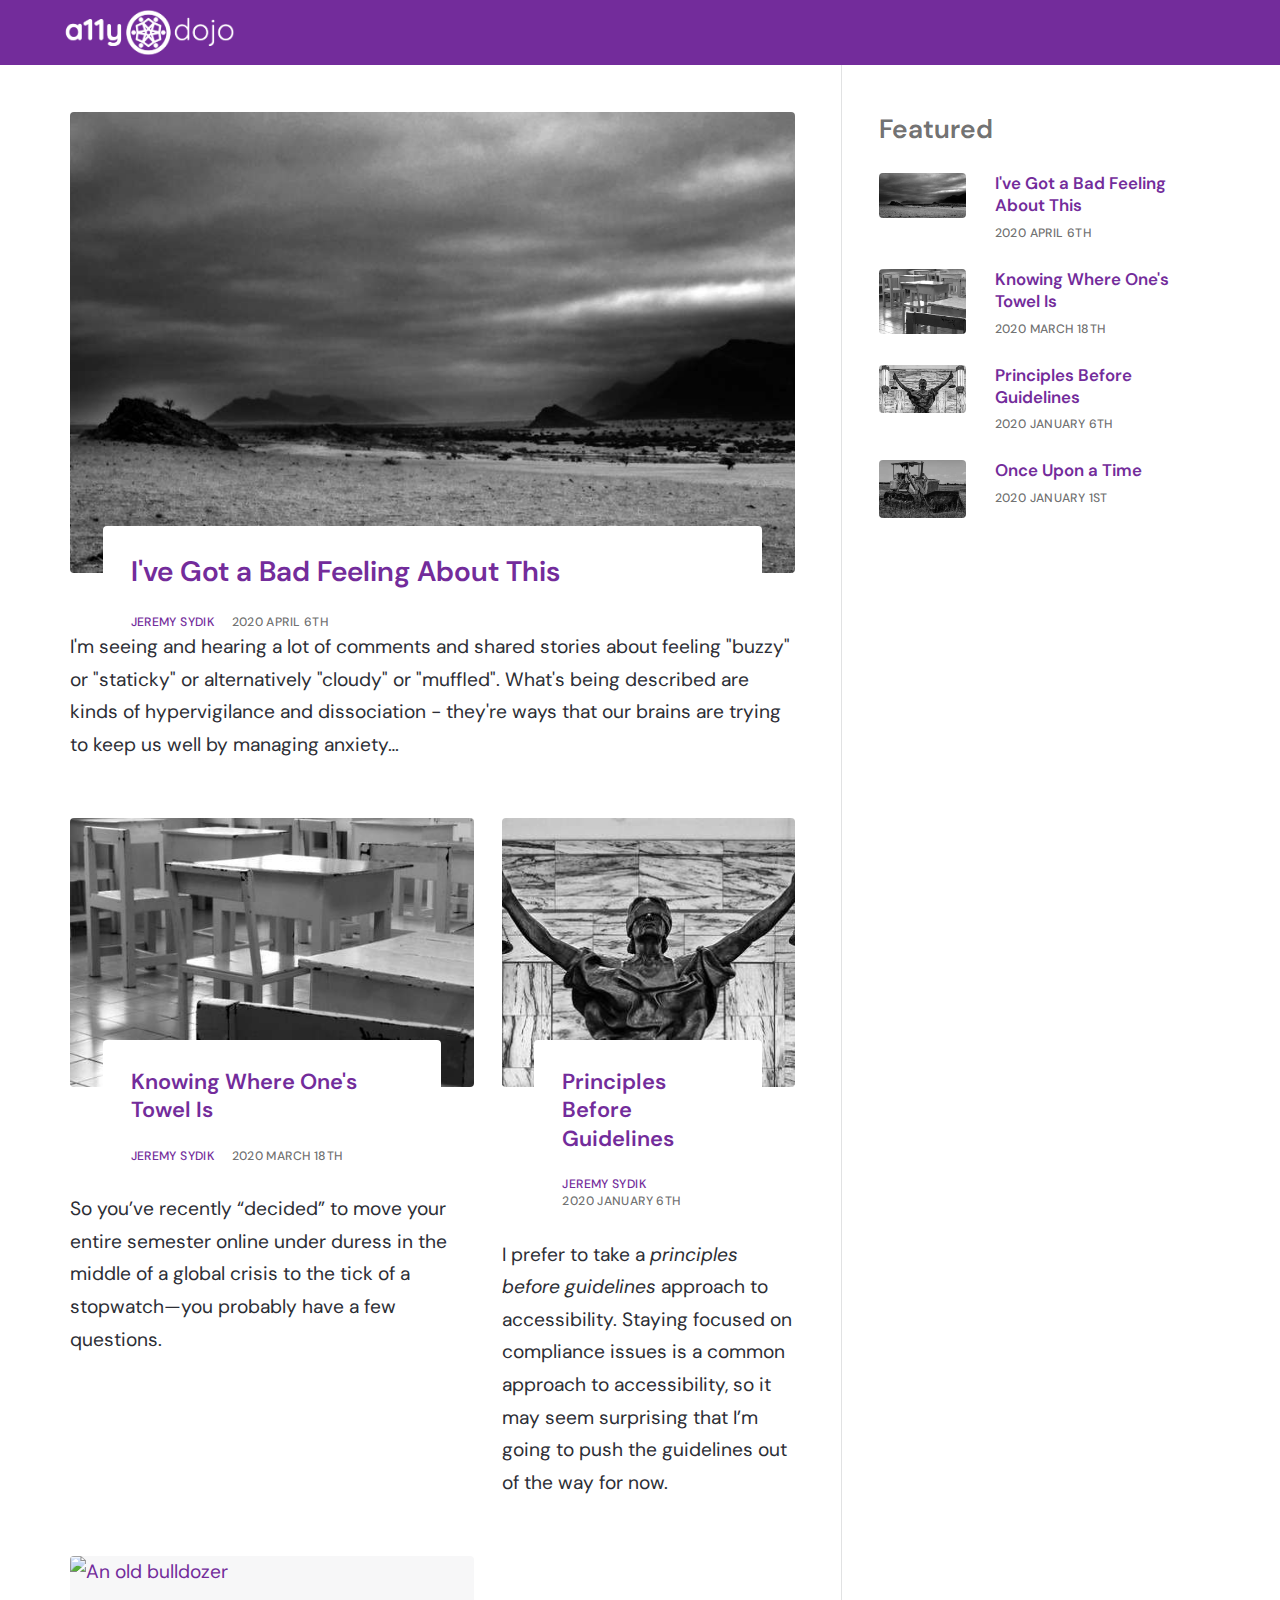
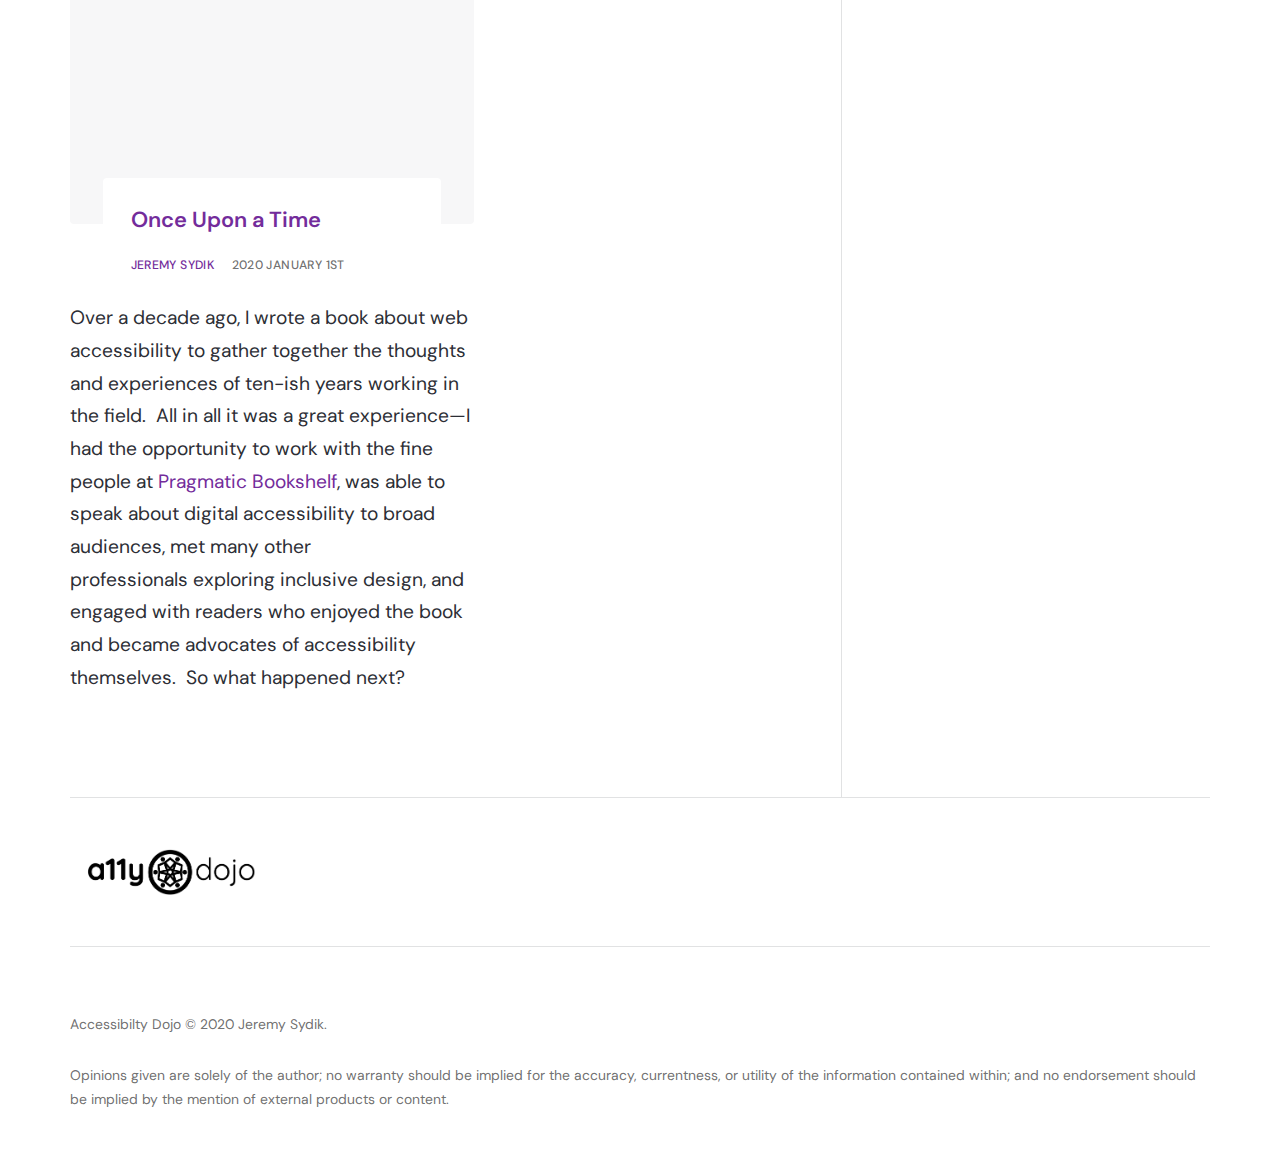
<file: index.html>
<!DOCTYPE html><html lang="en"><head><meta charset="utf-8"><meta http-equiv="X-UA-Compatible" content="IE=edge"><meta name="viewport" content="width=device-width,initial-scale=1"><title>A11y Dojo</title><meta name="robots" content="index, follow"><meta name="generator" content="Publii Open-Source CMS for Static Site"><link rel="canonical" href="https://jsydik.github.io/accessibility-dojo/"><link rel="alternate" type="application/atom+xml" href="https://jsydik.github.io/accessibility-dojo/feed.xml"><link rel="alternate" type="application/json" href="https://jsydik.github.io/accessibility-dojo/feed.json"><meta property="og:title" content="A11y Dojo"><meta property="og:image" content="https://jsydik.github.io/accessibility-dojo/media/website/BannerWB.png"><meta property="og:site_name" content="A11y Dojo"><meta property="og:description" content=""><meta property="og:url" content="https://jsydik.github.io/accessibility-dojo/"><meta property="og:type" content="website"><link rel="preconnect" href="https://fonts.gstatic.com/" crossorigin><link href="https://fonts.googleapis.com/css?family=DM+Sans:400,700&mp;subset=latin-ext&amp;display=swap" rel="stylesheet"><style>:root {
                --body-font: 'DM Sans', sans-serif;
                --heading-font: var(--body-font);
                --post-entry-font: ar(--body-font);
                --logo-font: var(--body-font);
                --menu-font: var(--body-font)
            }</style><link rel="stylesheet" href="https://jsydik.github.io/accessibility-dojo/assets/css/style.css?v=9290be6a22408ba04468928f0e17b5f7"><script type="application/ld+json">{"@context":"http://schema.org","@type":"Organization","name":"A11y Dojo","logo":"https://jsydik.github.io/accessibility-dojo/media/website/BannerWB.png","url":"https://jsydik.github.io/accessibility-dojo/"}</script><script src="https://jsydik.github.io/accessibility-dojo/assets/js/ls.object-fit.min.js?v=cdedd9262bb7b299d0ebe1deaea5b924"></script><script async src="https://jsydik.github.io/accessibility-dojo/assets/js/lazysizes.min.js?v=d8513e7860f747ccf55c52308943beab"></script></head><body><header class="topbar" id="js-header"><div class="topbar__inner"><a class="logo" href="https://jsydik.github.io/accessibility-dojo/"><img src="https://jsydik.github.io/accessibility-dojo/media/website/BannerWB.png" alt="A11y Dojo"></a></div></header><div class="content"><main class="main cat cat--layout-2col-1-4"><article class="cat__item"><div class="cat__item-inner"><a href="https://jsydik.github.io/accessibility-dojo/ive-got-a-bad-feeling-about-this.html" class="cat__item-image-link"><img class="lazyload cat__item-image" data-src="https://jsydik.github.io/accessibility-dojo/media/posts/5/StormRollingInBW.jpg" data-srcset="https://jsydik.github.io/accessibility-dojo/media/posts/5/responsive/StormRollingInBW-xs.jpg 300w ,https://jsydik.github.io/accessibility-dojo/media/posts/5/responsive/StormRollingInBW-sm.jpg 480w ,https://jsydik.github.io/accessibility-dojo/media/posts/5/responsive/StormRollingInBW-md.jpg 768w ,https://jsydik.github.io/accessibility-dojo/media/posts/5/responsive/StormRollingInBW-lg.jpg 1024w" data-aspectratio="1.8943731490621916" data-sizes="auto" data-expand="300" height="1013" width="1919" alt="Storm clouds rolling in across a barren grassland"></a><header class="u-header"><h1 class="cat__item-title"><a href="https://jsydik.github.io/accessibility-dojo/ive-got-a-bad-feeling-about-this.html">I&#x27;ve Got a Bad Feeling About This</a></h1><div class="u-header__meta u-small"><div><a href="https://jsydik.github.io/accessibility-dojo/authors/jeremy-sydik/" title="Jeremy Sydik">Jeremy Sydik</a> <time datetime="2020-04-06T13:00">2020 April 6th</time></div></div></header>I'm seeing and hearing a lot of comments and shared stories about feeling "buzzy" or "staticky" or alternatively "cloudy" or "muffled". What's being described are kinds of hypervigilance and dissociation - they're ways that our brains are trying to keep us well by managing anxiety&hellip;</div></article><article class="cat__item"><div class="cat__item-inner"><a href="https://jsydik.github.io/accessibility-dojo/knowing_where_ones_towel_is.html" class="cat__item-image-link"><img class="lazyload cat__item-image" data-src="https://jsydik.github.io/accessibility-dojo/media/posts/4/EmptyClassroom.jpg" data-srcset="https://jsydik.github.io/accessibility-dojo/media/posts/4/responsive/EmptyClassroom-xs.jpg 300w ,https://jsydik.github.io/accessibility-dojo/media/posts/4/responsive/EmptyClassroom-sm.jpg 480w ,https://jsydik.github.io/accessibility-dojo/media/posts/4/responsive/EmptyClassroom-md.jpg 768w ,https://jsydik.github.io/accessibility-dojo/media/posts/4/responsive/EmptyClassroom-lg.jpg 1024w" data-aspectratio="1.3333333333333333" data-sizes="auto" data-expand="300" height="1440" width="1920" alt="Chairs and desks in an empty classroom"></a><header class="u-header"><h2 class="h5 cat__item-title"><a href="https://jsydik.github.io/accessibility-dojo/knowing_where_ones_towel_is.html">Knowing Where One&#x27;s Towel Is</a></h2><div class="u-header__meta u-small"><div><a href="https://jsydik.github.io/accessibility-dojo/authors/jeremy-sydik/" title="Jeremy Sydik">Jeremy Sydik</a> <time datetime="2020-03-18T04:04">2020 March 18th</time></div></div></header><p>So you’ve recently “decided” to move your entire semester online under duress in the middle of a global crisis to the tick of a stopwatch—you probably have a few questions.</p></div></article><article class="cat__item"><div class="cat__item-inner"><a href="https://jsydik.github.io/accessibility-dojo/principles-before-guidelines.html" class="cat__item-image-link"><img class="lazyload cat__item-image" data-src="https://jsydik.github.io/accessibility-dojo/media/posts/3/JusticeNYC.jpg" data-srcset="https://jsydik.github.io/accessibility-dojo/media/posts/3/responsive/JusticeNYC-xs.jpg 300w ,https://jsydik.github.io/accessibility-dojo/media/posts/3/responsive/JusticeNYC-sm.jpg 480w ,https://jsydik.github.io/accessibility-dojo/media/posts/3/responsive/JusticeNYC-md.jpg 768w ,https://jsydik.github.io/accessibility-dojo/media/posts/3/responsive/JusticeNYC-lg.jpg 1024w" data-aspectratio="1.7735124760076775" data-sizes="auto" data-expand="300" height="521" width="924" alt="Sculpture of Jusice from the New York City Court"></a><header class="u-header"><h2 class="h5 cat__item-title"><a href="https://jsydik.github.io/accessibility-dojo/principles-before-guidelines.html">Principles Before Guidelines</a></h2><div class="u-header__meta u-small"><div><a href="https://jsydik.github.io/accessibility-dojo/authors/jeremy-sydik/" title="Jeremy Sydik">Jeremy Sydik</a> <time datetime="2020-01-06T08:09">2020 January 6th</time></div></div></header><p>I prefer to take a <em>principles before guidelines</em> approach to accessibility. Staying focused on compliance issues is a common approach to accessibility, so it may seem surprising that I’m going to push the guidelines out of the way for now.</p></div></article><article class="cat__item"><div class="cat__item-inner"><a href="https://jsydik.github.io/accessibility-dojo/once_upon_a_time.html" class="cat__item-image-link"><img class="lazyload cat__item-image" data-src="https://jsydik.github.io/accessibility-dojo/media/posts/2/Bulldozer-Vetsikas-BW.jpg" data-srcset="https://jsydik.github.io/accessibility-dojo/media/posts/2/responsive/Bulldozer-Vetsikas-BW-xs.jpg 300w ,https://jsydik.github.io/accessibility-dojo/media/posts/2/responsive/Bulldozer-Vetsikas-BW-sm.jpg 480w ,https://jsydik.github.io/accessibility-dojo/media/posts/2/responsive/Bulldozer-Vetsikas-BW-md.jpg 768w ,https://jsydik.github.io/accessibility-dojo/media/posts/2/responsive/Bulldozer-Vetsikas-BW-lg.jpg 1024w" data-aspectratio="1.5025188916876575" data-sizes="auto" data-expand="300" height="794" width="1193" alt="An old bulldozer"></a><header class="u-header"><h2 class="h5 cat__item-title"><a href="https://jsydik.github.io/accessibility-dojo/once_upon_a_time.html">Once Upon a Time</a></h2><div class="u-header__meta u-small"><div><a href="https://jsydik.github.io/accessibility-dojo/authors/jeremy-sydik/" title="Jeremy Sydik">Jeremy Sydik</a> <time datetime="2020-01-01T00:00">2020 January 1st</time></div></div></header><p>Over a decade ago, I wrote a book about web accessibility to gather together the thoughts and experiences of ten-ish years working in the field.  All in all it was a great experience—I had the opportunity to work with the fine people at <a href="https://pragprog.com" target="_blank" rel="noopener noreferrer">Pragmatic Bookshelf</a>, was able to speak about digital accessibility to broad audiences, met many other professionals exploring inclusive design, and engaged with readers who enjoyed the book and became advocates of accessibility themselves.  So what happened next?</p></div></article></main><aside class="sidebar"><section class="box featured"><h3 class="box__title">Featured</h3><ul class="featured__container"><li class="featured__item"><a href="https://jsydik.github.io/accessibility-dojo/ive-got-a-bad-feeling-about-this.html" class="featured__image-link"><img class="lazyload" src="https://jsydik.github.io/accessibility-dojo/media/posts/5/responsive/StormRollingInBW-xs.jpg" data-srcset="https://jsydik.github.io/accessibility-dojo/media/posts/5/responsive/StormRollingInBW-xs.jpg" alt="Storm clouds rolling in across a barren grassland"></a><div><a href="https://jsydik.github.io/accessibility-dojo/ive-got-a-bad-feeling-about-this.html" class="featured__title">I&#x27;ve Got a Bad Feeling About This</a> <time class="u-small" datetime="2020-04-06T13:00">2020 April 6th</time></div></li><li class="featured__item"><a href="https://jsydik.github.io/accessibility-dojo/knowing_where_ones_towel_is.html" class="featured__image-link"><img class="lazyload" src="https://jsydik.github.io/accessibility-dojo/media/posts/4/responsive/EmptyClassroom-xs.jpg" data-srcset="https://jsydik.github.io/accessibility-dojo/media/posts/4/responsive/EmptyClassroom-xs.jpg" alt="Chairs and desks in an empty classroom"></a><div><a href="https://jsydik.github.io/accessibility-dojo/knowing_where_ones_towel_is.html" class="featured__title">Knowing Where One&#x27;s Towel Is</a> <time class="u-small" datetime="2020-03-18T04:04">2020 March 18th</time></div></li><li class="featured__item"><a href="https://jsydik.github.io/accessibility-dojo/principles-before-guidelines.html" class="featured__image-link"><img class="lazyload" src="https://jsydik.github.io/accessibility-dojo/media/posts/3/responsive/JusticeNYC-xs.jpg" data-srcset="https://jsydik.github.io/accessibility-dojo/media/posts/3/responsive/JusticeNYC-xs.jpg" alt="Sculpture of Jusice from the New York City Court"></a><div><a href="https://jsydik.github.io/accessibility-dojo/principles-before-guidelines.html" class="featured__title">Principles Before Guidelines</a> <time class="u-small" datetime="2020-01-06T08:09">2020 January 6th</time></div></li><li class="featured__item"><a href="https://jsydik.github.io/accessibility-dojo/once_upon_a_time.html" class="featured__image-link"><img class="lazyload" src="https://jsydik.github.io/accessibility-dojo/media/posts/2/responsive/Bulldozer-Vetsikas-BW-xs.jpg" data-srcset="https://jsydik.github.io/accessibility-dojo/media/posts/2/responsive/Bulldozer-Vetsikas-BW-xs.jpg" alt="An old bulldozer"></a><div><a href="https://jsydik.github.io/accessibility-dojo/once_upon_a_time.html" class="featured__title">Once Upon a Time</a> <time class="u-small" datetime="2020-01-01T00:00">2020 January 1st</time></div></li></ul></section></aside><footer class="footer"><a class="footer__logo" href="https://jsydik.github.io/accessibility-dojo/"><img src="https://jsydik.github.io/accessibility-dojo/media/website/BannerBW.png" alt="A11y Dojo"></a><nav><ul class="footer__nav"></ul></nav><div class="footer__copyright"><p class="align-left">Accessibilty Dojo © 2020 Jeremy Sydik. </p><p class="align-left">Opinions given are solely of the author; no warranty should be implied for the accuracy, currentness, or utility of the information contained within; and no endorsement should be implied by the mention of external products or content.</p></div></footer></div><script>window.publiiThemeMenuConfig = {
        mobileMenuMode: 'sidebar',
        animationSpeed: 300,
        submenuWidth: 'auto',
        doubleClickTime: 500,
        mobileMenuExpandableSubmenus: true,
        relatedContainerForOverlayMenuSelector: '.navbar',
   };</script><script defer="defer" src="https://jsydik.github.io/accessibility-dojo/assets/js/scripts.min.js?v=225cfb4a7e546edee710c4f1208e81e2"></script></body></html>
</file>
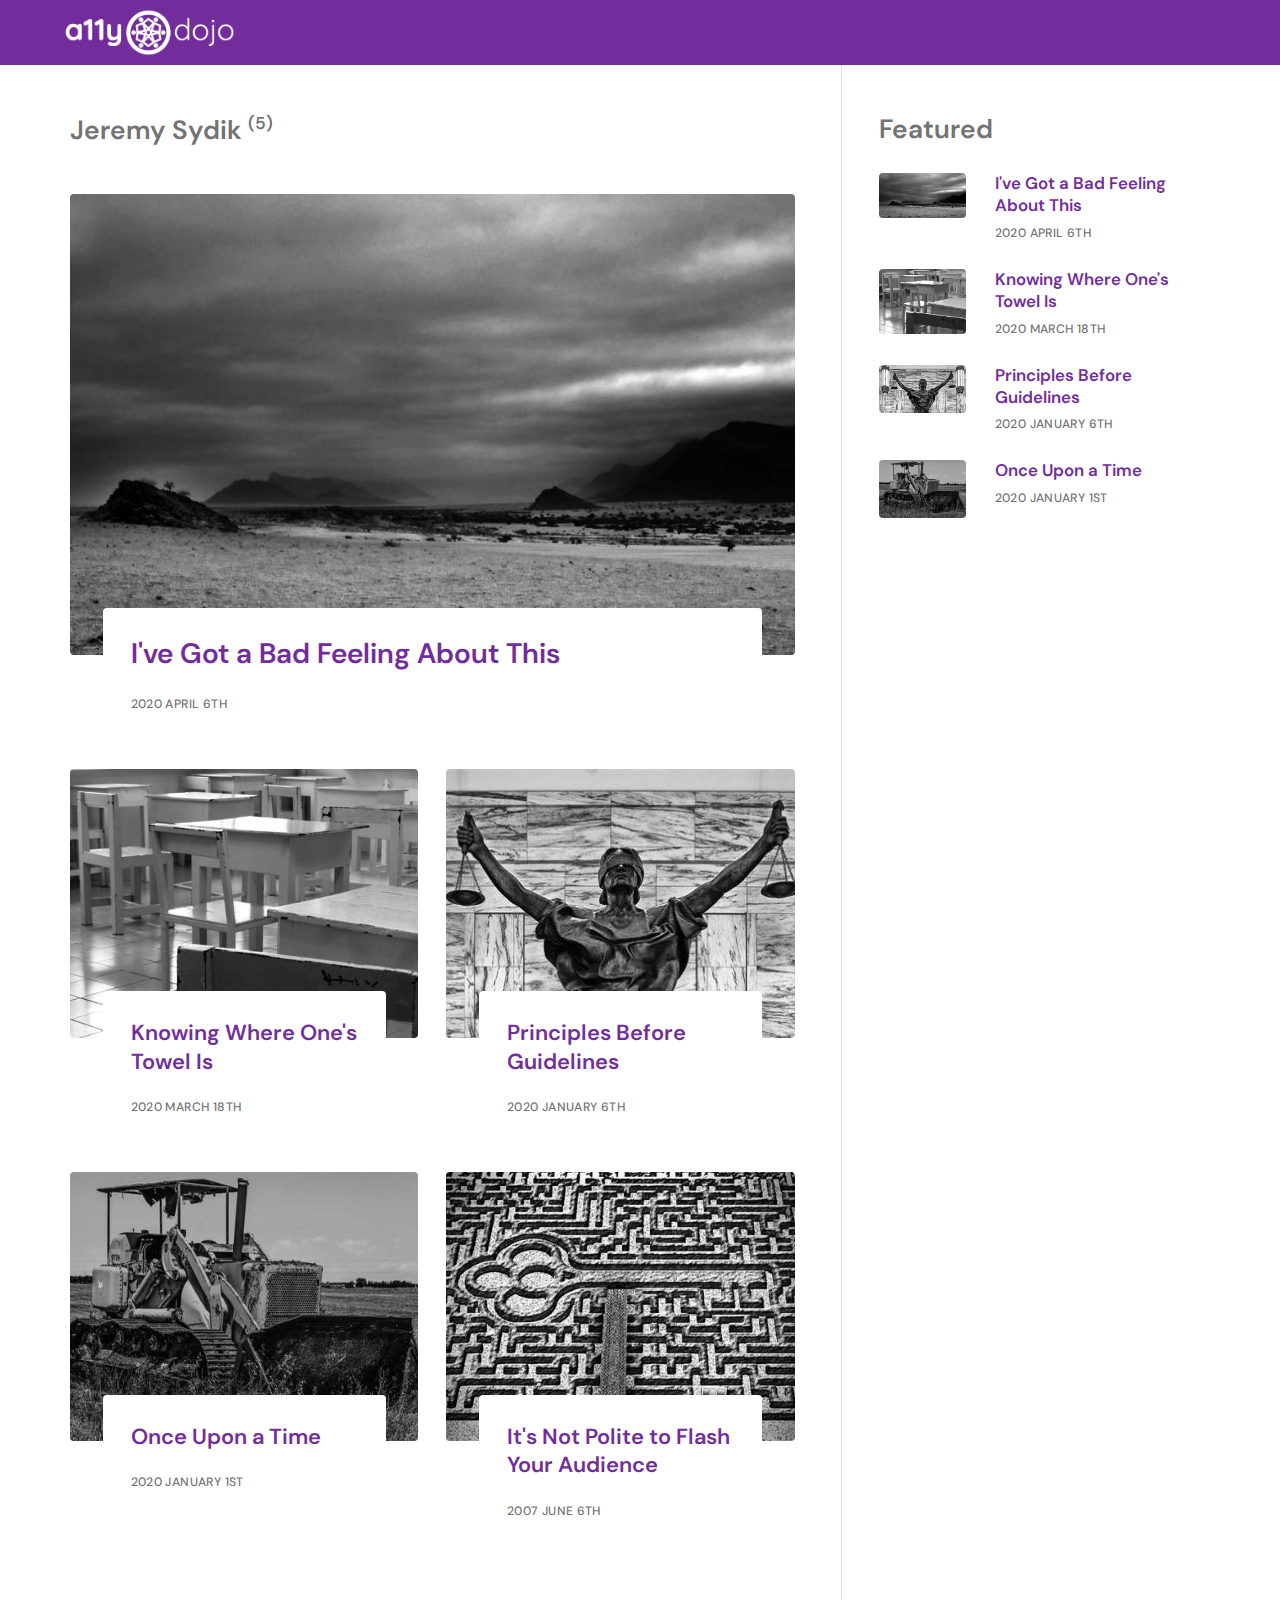
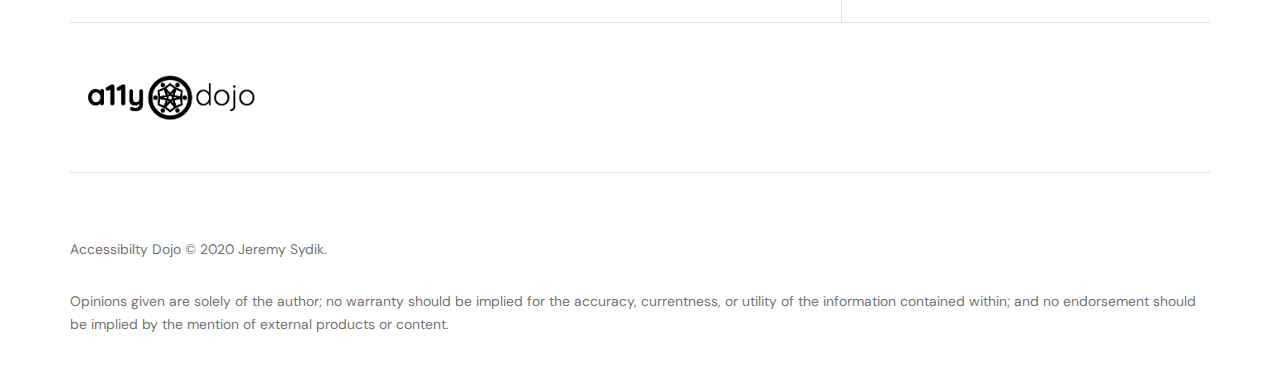
<file: authors/jeremy-sydik/index.html>
<!DOCTYPE html><html lang="en"><head><meta charset="utf-8"><meta http-equiv="X-UA-Compatible" content="IE=edge"><meta name="viewport" content="width=device-width,initial-scale=1"><title>Author: Jeremy Sydik - A11y Dojo</title><meta name="robots" content="noindex, follow"><meta name="generator" content="Publii Open-Source CMS for Static Site"><link rel="alternate" type="application/atom+xml" href="https://jsydik.github.io/accessibility-dojo/feed.xml"><link rel="alternate" type="application/json" href="https://jsydik.github.io/accessibility-dojo/feed.json"><meta property="og:title" content="Jeremy Sydik"><meta property="og:image" content="https://jsydik.github.io/accessibility-dojo/media/website/BannerWB.png"><meta property="og:site_name" content="A11y Dojo"><meta property="og:description" content=""><meta property="og:url" content="https://jsydik.github.io/accessibility-dojo/authors/jeremy-sydik/"><meta property="og:type" content="website"><link rel="preconnect" href="https://fonts.gstatic.com/" crossorigin><link href="https://fonts.googleapis.com/css?family=DM+Sans:400,700&mp;subset=latin-ext&amp;display=swap" rel="stylesheet"><style>:root {
                --body-font: 'DM Sans', sans-serif;
                --heading-font: var(--body-font);
                --post-entry-font: ar(--body-font);
                --logo-font: var(--body-font);
                --menu-font: var(--body-font)
            }</style><link rel="stylesheet" href="https://jsydik.github.io/accessibility-dojo/assets/css/style.css?v=9290be6a22408ba04468928f0e17b5f7"><script type="application/ld+json">{"@context":"http://schema.org","@type":"Organization","name":"A11y Dojo","logo":"https://jsydik.github.io/accessibility-dojo/media/website/BannerWB.png","url":"https://jsydik.github.io/accessibility-dojo/"}</script><script src="https://jsydik.github.io/accessibility-dojo/assets/js/ls.object-fit.min.js?v=cdedd9262bb7b299d0ebe1deaea5b924"></script><script async src="https://jsydik.github.io/accessibility-dojo/assets/js/lazysizes.min.js?v=d8513e7860f747ccf55c52308943beab"></script></head><body><header class="topbar" id="js-header"><div class="topbar__inner"><a class="logo" href="https://jsydik.github.io/accessibility-dojo/"><img src="https://jsydik.github.io/accessibility-dojo/media/website/BannerWB.png" alt="A11y Dojo"></a></div></header><div class="content"><main class="main"><div class="page"><div><h1 class="page__title box__title">Jeremy Sydik <sup>(5)</sup></h1></div></div><div class="cat cat--layout-2col-1-4"><article class="cat__item"><div class="cat__item-inner"><a href="https://jsydik.github.io/accessibility-dojo/ive-got-a-bad-feeling-about-this.html" class="cat__item-image-link"><img class="lazyload cat__item-image" data-src="https://jsydik.github.io/accessibility-dojo/media/posts/5/StormRollingInBW.jpg" data-srcset="https://jsydik.github.io/accessibility-dojo/media/posts/5/responsive/StormRollingInBW-xs.jpg 300w ,https://jsydik.github.io/accessibility-dojo/media/posts/5/responsive/StormRollingInBW-sm.jpg 480w ,https://jsydik.github.io/accessibility-dojo/media/posts/5/responsive/StormRollingInBW-md.jpg 768w ,https://jsydik.github.io/accessibility-dojo/media/posts/5/responsive/StormRollingInBW-lg.jpg 1024w" data-aspectratio="1.8943731490621916" data-sizes="auto" data-expand="300" height="1013" width="1919" alt="Storm clouds rolling in across a barren grassland"></a><header class="u-header"><h2 class="h5 cat__item-title"><a href="https://jsydik.github.io/accessibility-dojo/ive-got-a-bad-feeling-about-this.html">I&#x27;ve Got a Bad Feeling About This</a></h2><div class="u-header__meta u-small"><time datetime="2020-04-06T13:00">2020 April 6th</time></div></header></div></article><article class="cat__item"><div class="cat__item-inner"><a href="https://jsydik.github.io/accessibility-dojo/knowing_where_ones_towel_is.html" class="cat__item-image-link"><img class="lazyload cat__item-image" data-src="https://jsydik.github.io/accessibility-dojo/media/posts/4/EmptyClassroom.jpg" data-srcset="https://jsydik.github.io/accessibility-dojo/media/posts/4/responsive/EmptyClassroom-xs.jpg 300w ,https://jsydik.github.io/accessibility-dojo/media/posts/4/responsive/EmptyClassroom-sm.jpg 480w ,https://jsydik.github.io/accessibility-dojo/media/posts/4/responsive/EmptyClassroom-md.jpg 768w ,https://jsydik.github.io/accessibility-dojo/media/posts/4/responsive/EmptyClassroom-lg.jpg 1024w" data-aspectratio="1.3333333333333333" data-sizes="auto" data-expand="300" height="1440" width="1920" alt="Chairs and desks in an empty classroom"></a><header class="u-header"><h2 class="h5 cat__item-title"><a href="https://jsydik.github.io/accessibility-dojo/knowing_where_ones_towel_is.html">Knowing Where One&#x27;s Towel Is</a></h2><div class="u-header__meta u-small"><time datetime="2020-03-18T04:04">2020 March 18th</time></div></header></div></article><article class="cat__item"><div class="cat__item-inner"><a href="https://jsydik.github.io/accessibility-dojo/principles-before-guidelines.html" class="cat__item-image-link"><img class="lazyload cat__item-image" data-src="https://jsydik.github.io/accessibility-dojo/media/posts/3/JusticeNYC.jpg" data-srcset="https://jsydik.github.io/accessibility-dojo/media/posts/3/responsive/JusticeNYC-xs.jpg 300w ,https://jsydik.github.io/accessibility-dojo/media/posts/3/responsive/JusticeNYC-sm.jpg 480w ,https://jsydik.github.io/accessibility-dojo/media/posts/3/responsive/JusticeNYC-md.jpg 768w ,https://jsydik.github.io/accessibility-dojo/media/posts/3/responsive/JusticeNYC-lg.jpg 1024w" data-aspectratio="1.7735124760076775" data-sizes="auto" data-expand="300" height="521" width="924" alt="Sculpture of Jusice from the New York City Court"></a><header class="u-header"><h2 class="h5 cat__item-title"><a href="https://jsydik.github.io/accessibility-dojo/principles-before-guidelines.html">Principles Before Guidelines</a></h2><div class="u-header__meta u-small"><time datetime="2020-01-06T08:09">2020 January 6th</time></div></header></div></article><article class="cat__item"><div class="cat__item-inner"><a href="https://jsydik.github.io/accessibility-dojo/once_upon_a_time.html" class="cat__item-image-link"><img class="lazyload cat__item-image" data-src="https://jsydik.github.io/accessibility-dojo/media/posts/2/Bulldozer-Vetsikas-BW.jpg" data-srcset="https://jsydik.github.io/accessibility-dojo/media/posts/2/responsive/Bulldozer-Vetsikas-BW-xs.jpg 300w ,https://jsydik.github.io/accessibility-dojo/media/posts/2/responsive/Bulldozer-Vetsikas-BW-sm.jpg 480w ,https://jsydik.github.io/accessibility-dojo/media/posts/2/responsive/Bulldozer-Vetsikas-BW-md.jpg 768w ,https://jsydik.github.io/accessibility-dojo/media/posts/2/responsive/Bulldozer-Vetsikas-BW-lg.jpg 1024w" data-aspectratio="1.5025188916876575" data-sizes="auto" data-expand="300" height="794" width="1193" alt="An old bulldozer"></a><header class="u-header"><h2 class="h5 cat__item-title"><a href="https://jsydik.github.io/accessibility-dojo/once_upon_a_time.html">Once Upon a Time</a></h2><div class="u-header__meta u-small"><time datetime="2020-01-01T00:00">2020 January 1st</time></div></header></div></article><article class="cat__item"><div class="cat__item-inner"><a href="https://jsydik.github.io/accessibility-dojo/its-not-polite-to-flash-your-audience.html" class="cat__item-image-link"><img class="lazyload cat__item-image" data-src="https://jsydik.github.io/accessibility-dojo/media/posts/1/AccessMazeBW.jpg" data-srcset="https://jsydik.github.io/accessibility-dojo/media/posts/1/responsive/AccessMazeBW-xs.jpg 300w ,https://jsydik.github.io/accessibility-dojo/media/posts/1/responsive/AccessMazeBW-sm.jpg 480w ,https://jsydik.github.io/accessibility-dojo/media/posts/1/responsive/AccessMazeBW-md.jpg 768w ,https://jsydik.github.io/accessibility-dojo/media/posts/1/responsive/AccessMazeBW-lg.jpg 1024w" data-aspectratio="1.4637305699481866" data-sizes="auto" data-expand="300" height="772" width="1130" alt="Drawing of a bulldozer parked next to a hedge maze where a path has been plowed to a key shaped hedge in the center"></a><header class="u-header"><h2 class="h5 cat__item-title"><a href="https://jsydik.github.io/accessibility-dojo/its-not-polite-to-flash-your-audience.html">It&#x27;s Not Polite to Flash Your Audience</a></h2><div class="u-header__meta u-small"><time datetime="2007-06-06T19:14">2007 June 6th</time></div></header></div></article></div></main><aside class="sidebar"><section class="box featured"><h3 class="box__title">Featured</h3><ul class="featured__container"><li class="featured__item"><a href="https://jsydik.github.io/accessibility-dojo/ive-got-a-bad-feeling-about-this.html" class="featured__image-link"><img class="lazyload" src="https://jsydik.github.io/accessibility-dojo/media/posts/5/responsive/StormRollingInBW-xs.jpg" data-srcset="https://jsydik.github.io/accessibility-dojo/media/posts/5/responsive/StormRollingInBW-xs.jpg" alt="Storm clouds rolling in across a barren grassland"></a><div><a href="https://jsydik.github.io/accessibility-dojo/ive-got-a-bad-feeling-about-this.html" class="featured__title">I&#x27;ve Got a Bad Feeling About This</a> <time class="u-small" datetime="2020-04-06T13:00">2020 April 6th</time></div></li><li class="featured__item"><a href="https://jsydik.github.io/accessibility-dojo/knowing_where_ones_towel_is.html" class="featured__image-link"><img class="lazyload" src="https://jsydik.github.io/accessibility-dojo/media/posts/4/responsive/EmptyClassroom-xs.jpg" data-srcset="https://jsydik.github.io/accessibility-dojo/media/posts/4/responsive/EmptyClassroom-xs.jpg" alt="Chairs and desks in an empty classroom"></a><div><a href="https://jsydik.github.io/accessibility-dojo/knowing_where_ones_towel_is.html" class="featured__title">Knowing Where One&#x27;s Towel Is</a> <time class="u-small" datetime="2020-03-18T04:04">2020 March 18th</time></div></li><li class="featured__item"><a href="https://jsydik.github.io/accessibility-dojo/principles-before-guidelines.html" class="featured__image-link"><img class="lazyload" src="https://jsydik.github.io/accessibility-dojo/media/posts/3/responsive/JusticeNYC-xs.jpg" data-srcset="https://jsydik.github.io/accessibility-dojo/media/posts/3/responsive/JusticeNYC-xs.jpg" alt="Sculpture of Jusice from the New York City Court"></a><div><a href="https://jsydik.github.io/accessibility-dojo/principles-before-guidelines.html" class="featured__title">Principles Before Guidelines</a> <time class="u-small" datetime="2020-01-06T08:09">2020 January 6th</time></div></li><li class="featured__item"><a href="https://jsydik.github.io/accessibility-dojo/once_upon_a_time.html" class="featured__image-link"><img class="lazyload" src="https://jsydik.github.io/accessibility-dojo/media/posts/2/responsive/Bulldozer-Vetsikas-BW-xs.jpg" data-srcset="https://jsydik.github.io/accessibility-dojo/media/posts/2/responsive/Bulldozer-Vetsikas-BW-xs.jpg" alt="An old bulldozer"></a><div><a href="https://jsydik.github.io/accessibility-dojo/once_upon_a_time.html" class="featured__title">Once Upon a Time</a> <time class="u-small" datetime="2020-01-01T00:00">2020 January 1st</time></div></li></ul></section></aside><footer class="footer"><a class="footer__logo" href="https://jsydik.github.io/accessibility-dojo/"><img src="https://jsydik.github.io/accessibility-dojo/media/website/BannerBW.png" alt="A11y Dojo"></a><nav><ul class="footer__nav"></ul></nav><div class="footer__copyright"><p class="align-left">Accessibilty Dojo © 2020 Jeremy Sydik. </p><p class="align-left">Opinions given are solely of the author; no warranty should be implied for the accuracy, currentness, or utility of the information contained within; and no endorsement should be implied by the mention of external products or content.</p></div></footer></div><script>window.publiiThemeMenuConfig = {
        mobileMenuMode: 'sidebar',
        animationSpeed: 300,
        submenuWidth: 'auto',
        doubleClickTime: 500,
        mobileMenuExpandableSubmenus: true,
        relatedContainerForOverlayMenuSelector: '.navbar',
   };</script><script defer="defer" src="https://jsydik.github.io/accessibility-dojo/assets/js/scripts.min.js?v=225cfb4a7e546edee710c4f1208e81e2"></script></body></html>
</file>
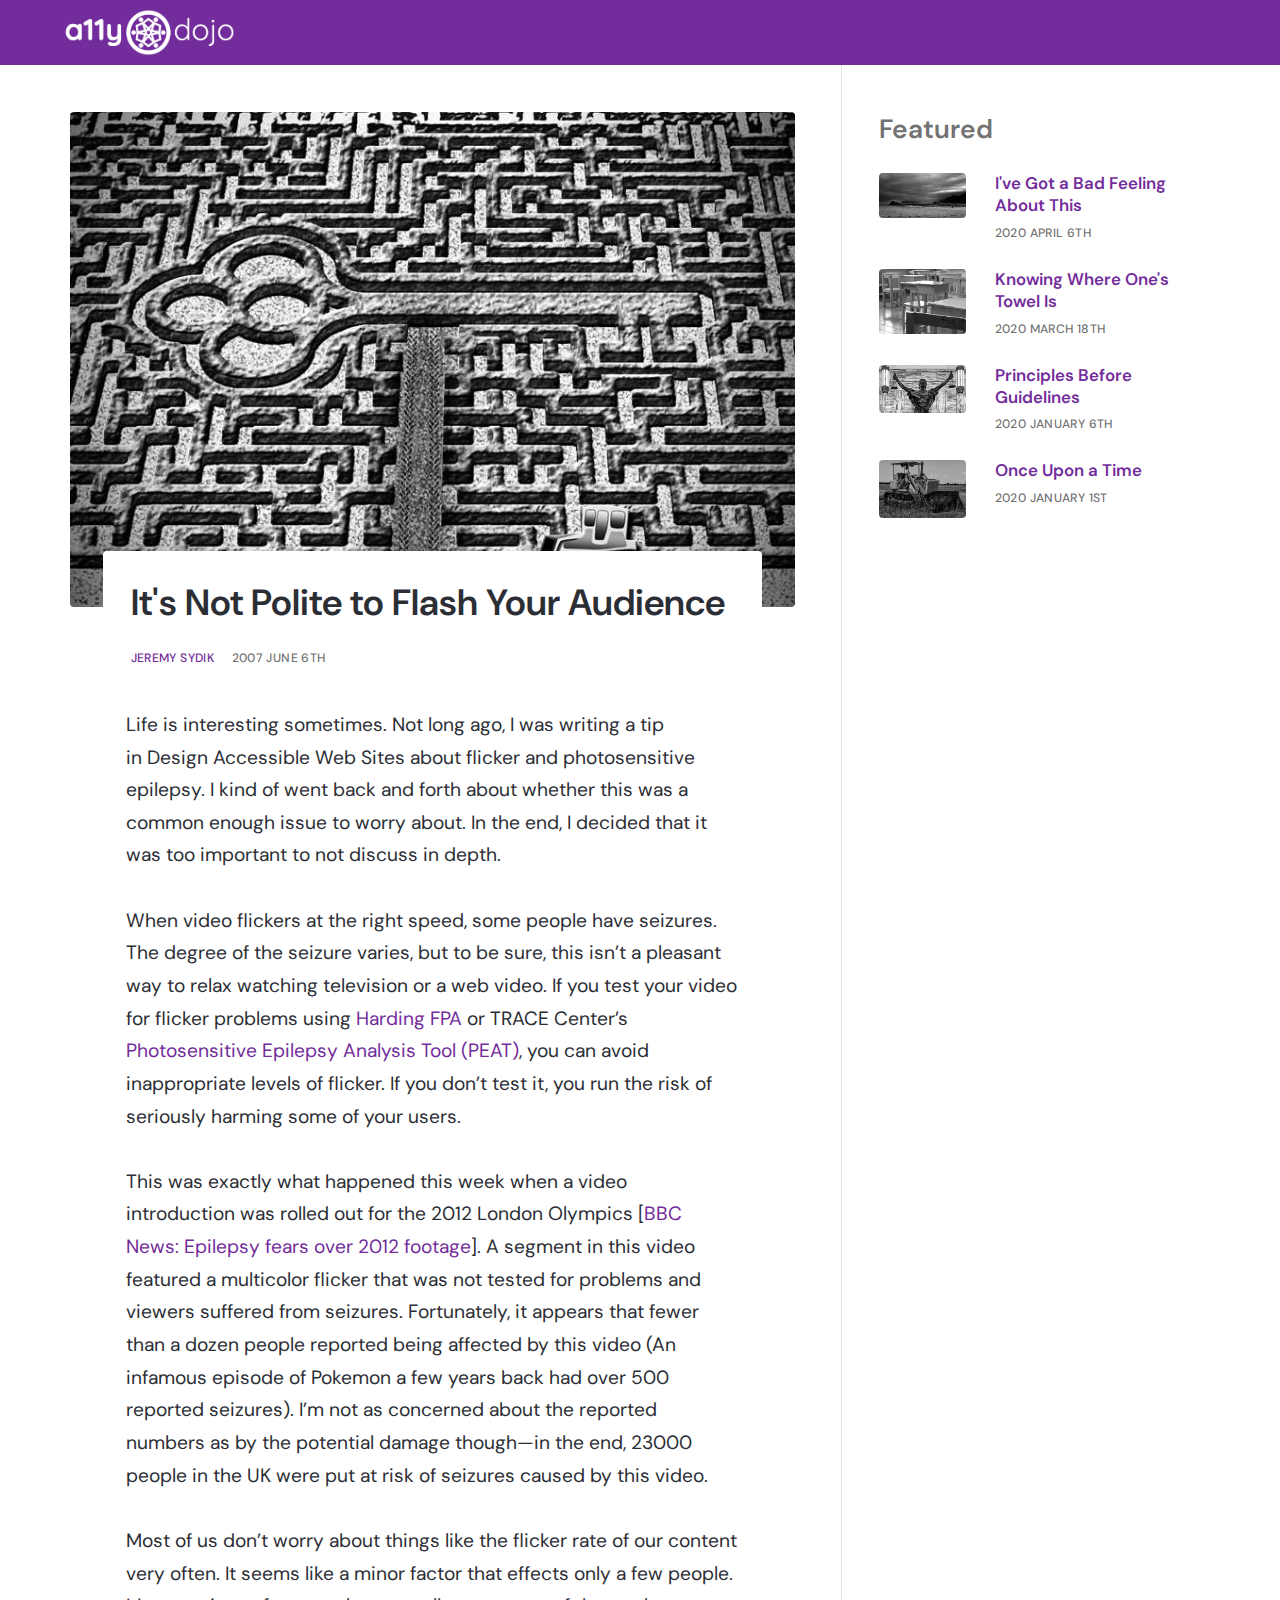
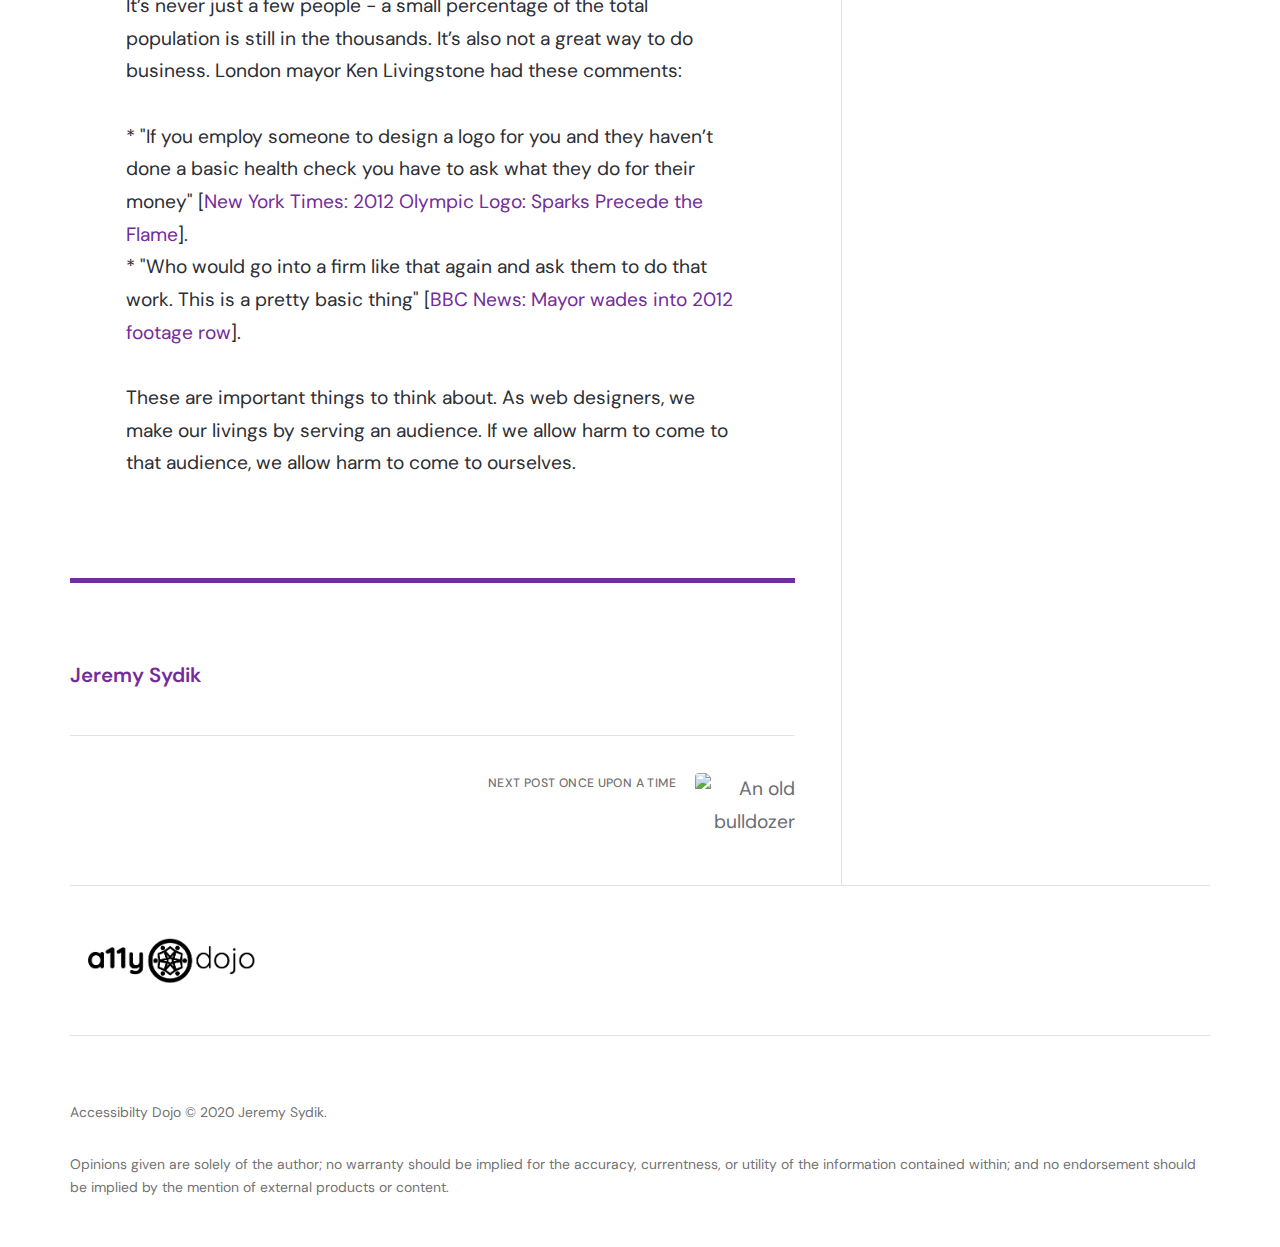
<file: its-not-polite-to-flash-your-audience.html>
<!DOCTYPE html><html lang="en"><head><meta charset="utf-8"><meta http-equiv="X-UA-Compatible" content="IE=edge"><meta name="viewport" content="width=device-width,initial-scale=1"><title>It&#x27;s Not Polite to Flash Your Audience - A11y Dojo</title><meta name="description" content="Life is interesting sometimes. Not long ago, I was writing a tip in Design Accessible Web Sites about flicker and photosensitive epilepsy. I kind of went back and forth about whether this was a common enough issue to worry about. In the end, I decided that&hellip;"><meta name="robots" content="index, follow"><meta name="generator" content="Publii Open-Source CMS for Static Site"><link rel="canonical" href="https://jsydik.github.io/accessibility-dojo/its-not-polite-to-flash-your-audience.html"><link rel="alternate" type="application/atom+xml" href="https://jsydik.github.io/accessibility-dojo/feed.xml"><link rel="alternate" type="application/json" href="https://jsydik.github.io/accessibility-dojo/feed.json"><meta property="og:title" content="It's Not Polite to Flash Your Audience"><meta property="og:image" content="https://jsydik.github.io/accessibility-dojo/media/posts/1/AccessMazeBW.jpg"><meta property="og:site_name" content="A11y Dojo"><meta property="og:description" content="Life is interesting sometimes. Not long ago, I was writing a tip in Design Accessible Web Sites about flicker and photosensitive epilepsy. I kind of went back and forth about whether this was a common enough issue to worry about. In the end, I decided that&hellip;"><meta property="og:url" content="https://jsydik.github.io/accessibility-dojo/its-not-polite-to-flash-your-audience.html"><meta property="og:type" content="article"><link rel="preconnect" href="https://fonts.gstatic.com/" crossorigin><link href="https://fonts.googleapis.com/css?family=DM+Sans:400,700&mp;subset=latin-ext&amp;display=swap" rel="stylesheet"><style>:root {
                --body-font: 'DM Sans', sans-serif;
                --heading-font: var(--body-font);
                --post-entry-font: ar(--body-font);
                --logo-font: var(--body-font);
                --menu-font: var(--body-font)
            }</style><link rel="stylesheet" href="https://jsydik.github.io/accessibility-dojo/assets/css/style.css?v=9290be6a22408ba04468928f0e17b5f7"><script type="application/ld+json">{"@context":"http://schema.org","@type":"Article","mainEntityOfPage":{"@type":"WebPage","@id":"https://jsydik.github.io/accessibility-dojo/its-not-polite-to-flash-your-audience.html"},"headline":"It's Not Polite to Flash Your Audience","datePublished":"2007-06-06T19:14","dateModified":"2020-03-18T04:39","image":{"@type":"ImageObject","url":"https://jsydik.github.io/accessibility-dojo/media/posts/1/AccessMazeBW.jpg","height":772,"width":1130},"description":"Life is interesting sometimes. Not long ago, I was writing a tip in Design Accessible Web Sites about flicker and photosensitive epilepsy. I kind of went back and forth about whether this was a common enough issue to worry about. In the end, I decided that&hellip;","author":{"@type":"Person","name":"Jeremy Sydik"},"publisher":{"@type":"Organization","name":"Jeremy Sydik","logo":{"@type":"ImageObject","url":"https://jsydik.github.io/accessibility-dojo/media/website/BannerWB.png","height":265,"width":969}}}</script><script src="https://jsydik.github.io/accessibility-dojo/assets/js/ls.object-fit.min.js?v=cdedd9262bb7b299d0ebe1deaea5b924"></script><script async src="https://jsydik.github.io/accessibility-dojo/assets/js/lazysizes.min.js?v=d8513e7860f747ccf55c52308943beab"></script></head><body><header class="topbar" id="js-header"><div class="topbar__inner"><a class="logo" href="https://jsydik.github.io/accessibility-dojo/"><img src="https://jsydik.github.io/accessibility-dojo/media/website/BannerWB.png" alt="A11y Dojo"></a></div></header><div class="content"><main class="main"><article class="post"><figure class="post__featured-image" style="padding-bottom: calc(772/1130 * 100%)"><img class="lazyload" data-src="https://jsydik.github.io/accessibility-dojo/media/posts/1/AccessMazeBW.jpg" data-srcset="https://jsydik.github.io/accessibility-dojo/media/posts/1/responsive/AccessMazeBW-xs.jpg 300w ,https://jsydik.github.io/accessibility-dojo/media/posts/1/responsive/AccessMazeBW-sm.jpg 480w ,https://jsydik.github.io/accessibility-dojo/media/posts/1/responsive/AccessMazeBW-md.jpg 768w ,https://jsydik.github.io/accessibility-dojo/media/posts/1/responsive/AccessMazeBW-lg.jpg 1024w ,https://jsydik.github.io/accessibility-dojo/media/posts/1/responsive/AccessMazeBW-xl.jpg 1360w ,https://jsydik.github.io/accessibility-dojo/media/posts/1/responsive/AccessMazeBW-2xl.jpg 1600w" data-aspectratio="1.4637305699481866" data-sizes="auto" alt="Drawing of a bulldozer parked next to a hedge maze where a path has been plowed to a key shaped hedge in the center" height="772" width="1130"></figure><header class="u-header post__header"><h1>It&#x27;s Not Polite to Flash Your Audience</h1><div class="u-header__meta u-small"><div><a href="https://jsydik.github.io/accessibility-dojo/authors/jeremy-sydik/" title="Jeremy Sydik">Jeremy Sydik</a> <time datetime="2007-06-06T19:14">2007 June 6th</time></div></div></header><div class="post__entry u-inner">Life is interesting sometimes. Not long ago, I was writing a tip in Design Accessible Web Sites about flicker and photosensitive epilepsy. I kind of went back and forth about whether this was a common enough issue to worry about. In the end, I decided that it was too important to not discuss in depth.<br><br>When video flickers at the right speed, some people have seizures. The degree of the seizure varies, but to be sure, this isn’t a pleasant way to relax watching television or a web video. If you test your video for flicker problems using <a href="http://www.hardingfpa.tv" target="_blank" rel="noopener noreferrer">Harding FPA</a> or TRACE Center’s <a href="https://trace.umd.edu/peat" target="_blank" rel="noopener noreferrer">Photosensitive Epilepsy Analysis Tool (PEAT)</a>, you can avoid inappropriate levels of flicker. If you don’t test it, you run the risk of seriously harming some of your users.<br><br>This was exactly what happened this week when a video introduction was rolled out for the 2012 London Olympics [<a href="http://news.bbc.co.uk/2/hi/uk_news/england/london/6724245.stm" target="_blank" rel="noopener noreferrer">BBC News: Epilepsy fears over 2012 footage</a>]. A segment in this video featured a multicolor flicker that was not tested for problems and viewers suffered from seizures. Fortunately, it appears that fewer than a dozen people reported being affected by this video (An infamous episode of Pokemon a few years back had over 500 reported seizures). I’m not as concerned about the reported numbers as by the potential damage though—in the end, 23000 people in the UK were put at risk of seizures caused by this video.<br><br>Most of us don’t worry about things like the flicker rate of our content very often. It seems like a minor factor that effects only a few people. It’s never just a few people - a small percentage of the total population is still in the thousands. It’s also not a great way to do business. London mayor Ken Livingstone had these comments:<br><br>* "If you employ someone to design a logo for you and they haven’t done a basic health check you have to ask what they do for their money" [<a href="http://www.nytimes.com/2007/06/07/world/europe/07olympics.html" target="_blank" rel="noopener noreferrer">New York Times: 2012 Olympic Logo: Sparks Precede the Flame</a>].<br>* "Who would go into a firm like that again and ask them to do that work. This is a pretty basic thing" [<a href="http://news.bbc.co.uk/2/hi/uk_news/england/london/6727029.stm" target="_blank" rel="noopener noreferrer">BBC News: Mayor wades into 2012 footage row</a>].<br><br>These are important things to think about. As web designers, we make our livings by serving an audience. If we allow harm to come to that audience, we allow harm to come to ourselves.</div><div class="post__aside"><div class="post__share"></div></div><div class="post__footer"><div class="post__bio box"><div><h2 class="h6"><a href="https://jsydik.github.io/accessibility-dojo/authors/jeremy-sydik/" title="Jeremy Sydik">Jeremy Sydik</a></h2></div></div><div class="post__nav box"><div class="post__nav__next"><a href="https://jsydik.github.io/accessibility-dojo/once_upon_a_time.html" class="post__nav__link" rel="next"><div class="u-small">Next Post Once Upon a Time</div><img class="lazyload" data-src="https://jsydik.github.io/accessibility-dojo/media/posts/2/responsive/Bulldozer-Vetsikas-BW-xs.jpg" data-srcset="https://jsydik.github.io/accessibility-dojo/media/posts/2/responsive/Bulldozer-Vetsikas-BW-xs.jpg" data-expand="300" alt="An old bulldozer"></a></div></div></div></article></main><aside class="sidebar"><section class="box featured"><h3 class="box__title">Featured</h3><ul class="featured__container"><li class="featured__item"><a href="https://jsydik.github.io/accessibility-dojo/ive-got-a-bad-feeling-about-this.html" class="featured__image-link"><img class="lazyload" src="https://jsydik.github.io/accessibility-dojo/media/posts/5/responsive/StormRollingInBW-xs.jpg" data-srcset="https://jsydik.github.io/accessibility-dojo/media/posts/5/responsive/StormRollingInBW-xs.jpg" alt="Storm clouds rolling in across a barren grassland"></a><div><a href="https://jsydik.github.io/accessibility-dojo/ive-got-a-bad-feeling-about-this.html" class="featured__title">I&#x27;ve Got a Bad Feeling About This</a> <time class="u-small" datetime="2020-04-06T13:00">2020 April 6th</time></div></li><li class="featured__item"><a href="https://jsydik.github.io/accessibility-dojo/knowing_where_ones_towel_is.html" class="featured__image-link"><img class="lazyload" src="https://jsydik.github.io/accessibility-dojo/media/posts/4/responsive/EmptyClassroom-xs.jpg" data-srcset="https://jsydik.github.io/accessibility-dojo/media/posts/4/responsive/EmptyClassroom-xs.jpg" alt="Chairs and desks in an empty classroom"></a><div><a href="https://jsydik.github.io/accessibility-dojo/knowing_where_ones_towel_is.html" class="featured__title">Knowing Where One&#x27;s Towel Is</a> <time class="u-small" datetime="2020-03-18T04:04">2020 March 18th</time></div></li><li class="featured__item"><a href="https://jsydik.github.io/accessibility-dojo/principles-before-guidelines.html" class="featured__image-link"><img class="lazyload" src="https://jsydik.github.io/accessibility-dojo/media/posts/3/responsive/JusticeNYC-xs.jpg" data-srcset="https://jsydik.github.io/accessibility-dojo/media/posts/3/responsive/JusticeNYC-xs.jpg" alt="Sculpture of Jusice from the New York City Court"></a><div><a href="https://jsydik.github.io/accessibility-dojo/principles-before-guidelines.html" class="featured__title">Principles Before Guidelines</a> <time class="u-small" datetime="2020-01-06T08:09">2020 January 6th</time></div></li><li class="featured__item"><a href="https://jsydik.github.io/accessibility-dojo/once_upon_a_time.html" class="featured__image-link"><img class="lazyload" src="https://jsydik.github.io/accessibility-dojo/media/posts/2/responsive/Bulldozer-Vetsikas-BW-xs.jpg" data-srcset="https://jsydik.github.io/accessibility-dojo/media/posts/2/responsive/Bulldozer-Vetsikas-BW-xs.jpg" alt="An old bulldozer"></a><div><a href="https://jsydik.github.io/accessibility-dojo/once_upon_a_time.html" class="featured__title">Once Upon a Time</a> <time class="u-small" datetime="2020-01-01T00:00">2020 January 1st</time></div></li></ul></section></aside><footer class="footer"><a class="footer__logo" href="https://jsydik.github.io/accessibility-dojo/"><img src="https://jsydik.github.io/accessibility-dojo/media/website/BannerBW.png" alt="A11y Dojo"></a><nav><ul class="footer__nav"></ul></nav><div class="footer__copyright"><p class="align-left">Accessibilty Dojo © 2020 Jeremy Sydik. </p><p class="align-left">Opinions given are solely of the author; no warranty should be implied for the accuracy, currentness, or utility of the information contained within; and no endorsement should be implied by the mention of external products or content.</p></div></footer></div><script>window.publiiThemeMenuConfig = {
        mobileMenuMode: 'sidebar',
        animationSpeed: 300,
        submenuWidth: 'auto',
        doubleClickTime: 500,
        mobileMenuExpandableSubmenus: true,
        relatedContainerForOverlayMenuSelector: '.navbar',
   };</script><script defer="defer" src="https://jsydik.github.io/accessibility-dojo/assets/js/scripts.min.js?v=225cfb4a7e546edee710c4f1208e81e2"></script></body></html>
</file>
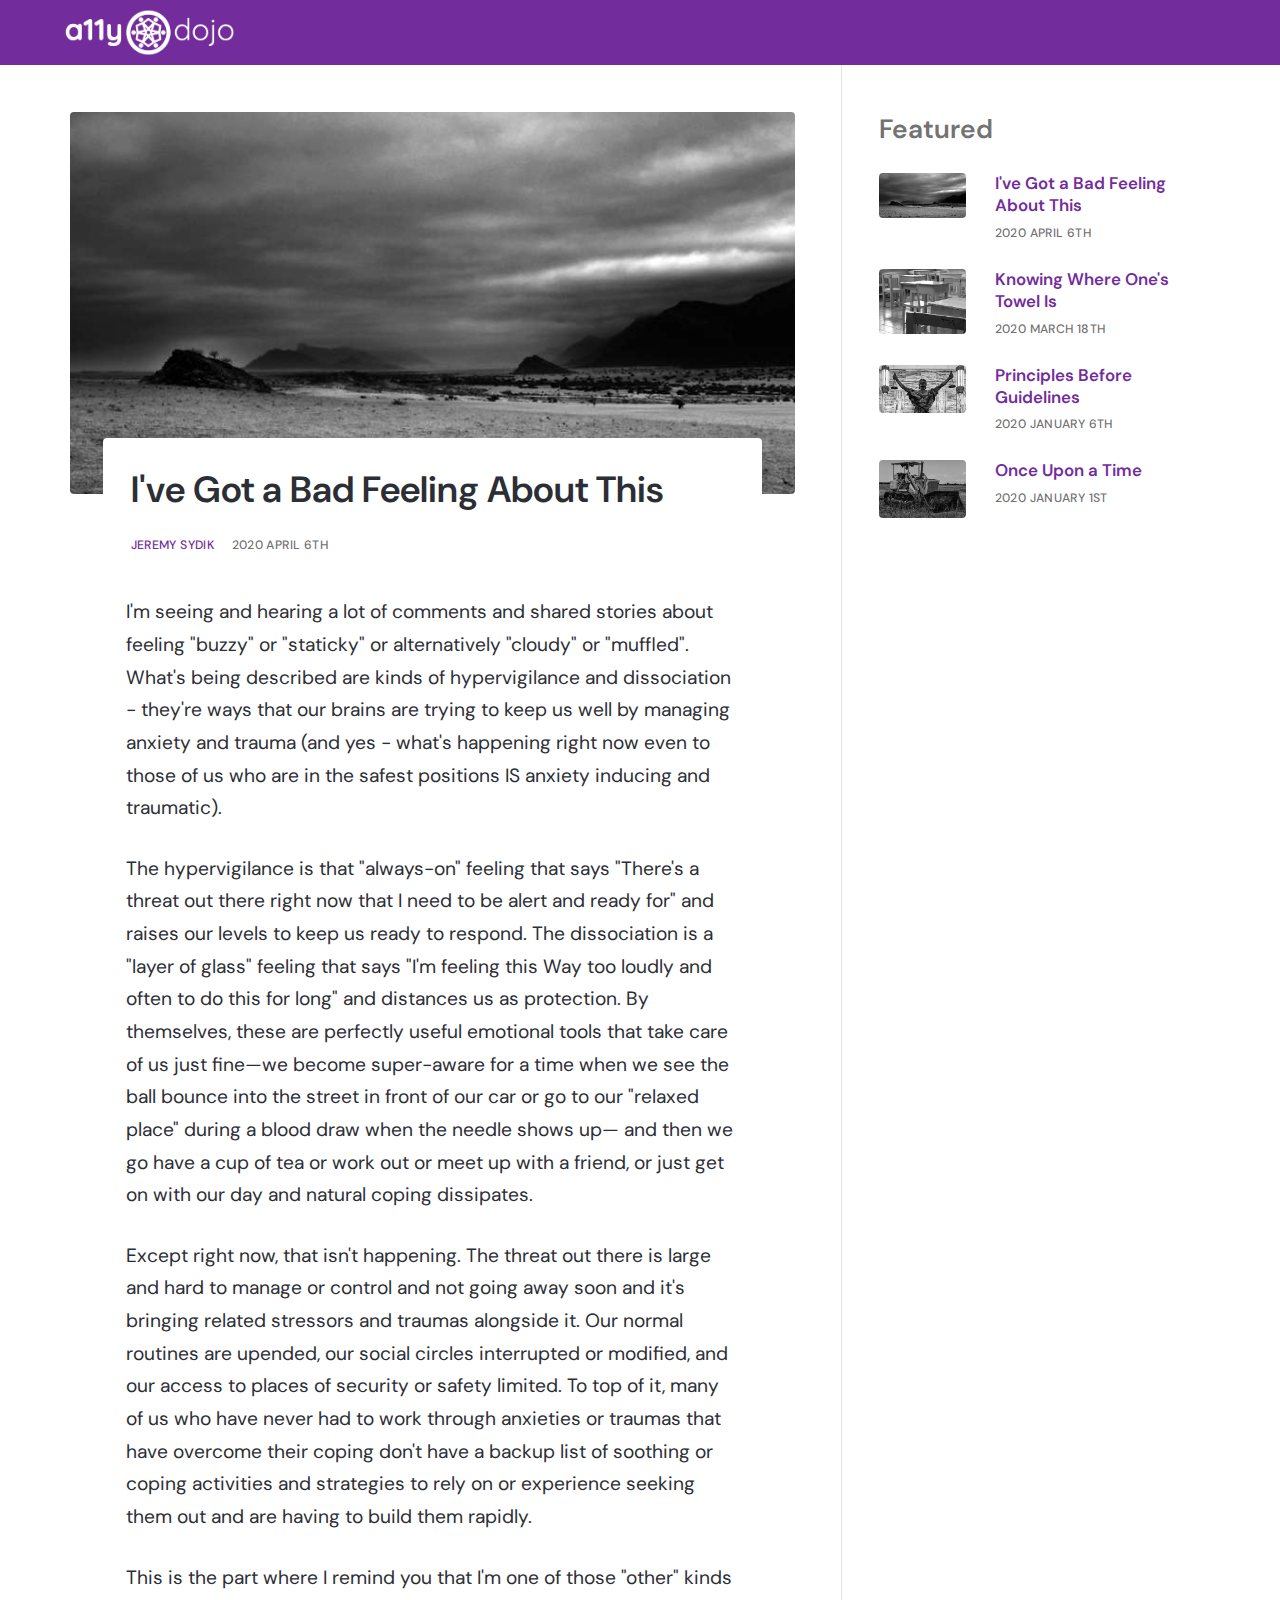
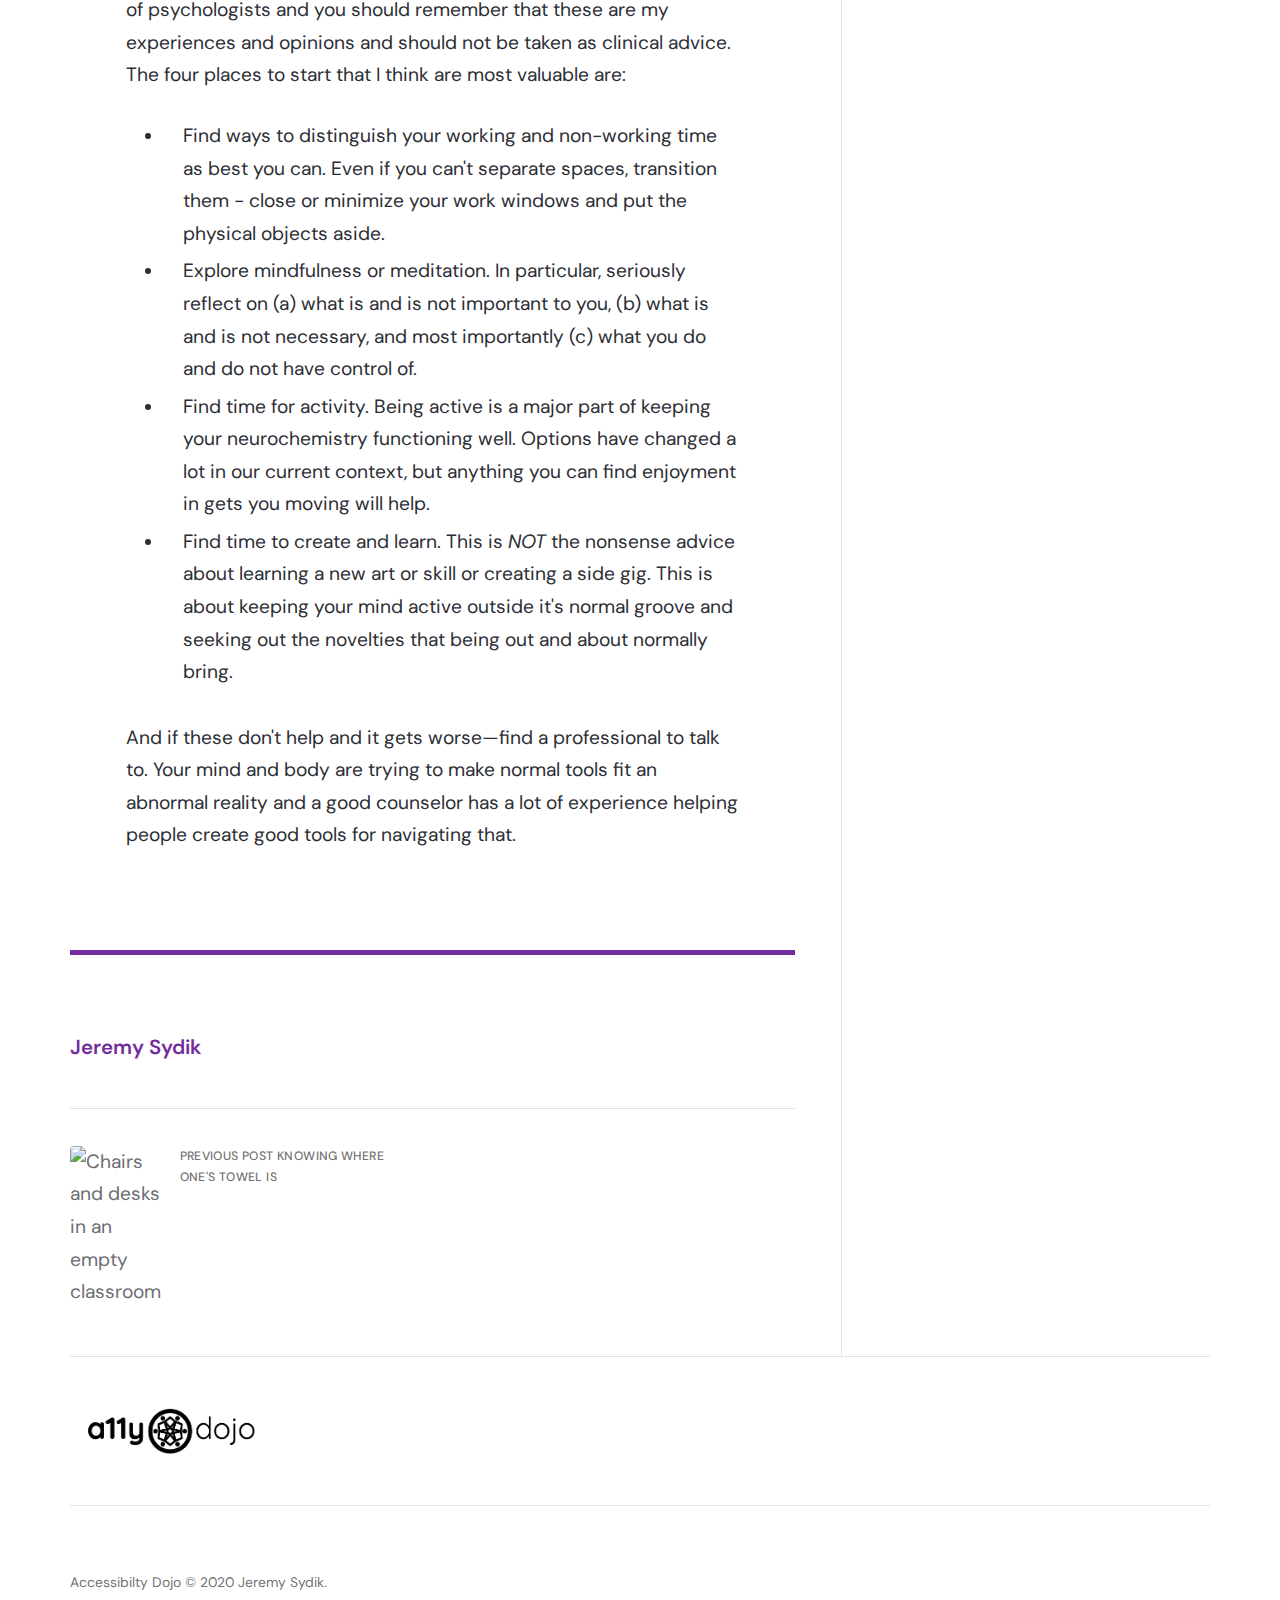
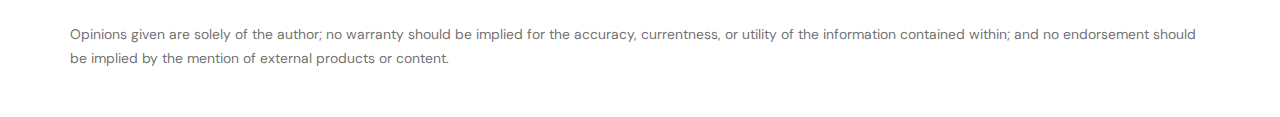
<file: ive-got-a-bad-feeling-about-this.html>
<!DOCTYPE html>
<html lang="en">
<head>
    <meta charset="utf-8">
	<meta http-equiv="X-UA-Compatible" content="IE=edge">
    <meta name="viewport" content="width=device-width, initial-scale=1">
    <title>I&#x27;ve Got a Bad Feeling About This - A11y Dojo </title>
    <meta name="description" content="I'm seeing and hearing a lot of comments and shared stories about feeling "buzzy" or "staticky" or alternatively "cloudy" or "muffled". What's being described are kinds of hypervigilance and dissociation - they're ways that our brains are trying to keep us well by managing anxiety&hellip;" />
	<meta name="robots" content="index, follow" />
    <meta name="generator" content="Publii Open-Source CMS for Static Site" />
	<link rel="canonical" href="https://jsydik.github.io/accessibility-dojo/ive-got-a-bad-feeling-about-this.html">
	
	<link rel="alternate" type="application/atom+xml" href="https://jsydik.github.io/accessibility-dojo/feed.xml" />
<link rel="alternate" type="application/json" href="https://jsydik.github.io/accessibility-dojo/feed.json" />

    <meta property="og:title" content="I've Got a Bad Feeling About This" /><meta property="og:image" content="https://jsydik.github.io/accessibility-dojo/media/posts/5/StormRollingInBW.jpg"/><meta property="og:site_name" content="A11y Dojo" /><meta property="og:description" content="I'm seeing and hearing a lot of comments and shared stories about feeling 'buzzy' or 'staticky' or alternatively 'cloudy' or 'muffled'. What's being described are kinds of hypervigilance and dissociation - they're ways that our brains are trying to keep us well by managing anxiety&hellip;" /><meta property="og:url" content="https://jsydik.github.io/accessibility-dojo/ive-got-a-bad-feeling-about-this.html" /><meta property="og:type" content="article" />
        <link rel="preconnect" href="https://fonts.gstatic.com/" crossorigin>
        <link href="https://fonts.googleapis.com/css?family=DM+Sans:400,700&mp;subset=latin-ext&amp;display=swap" rel="stylesheet">
        <style>
            :root {
                --body-font: 'DM Sans', sans-serif;
                --heading-font: var(--body-font);
                --post-entry-font: ar(--body-font);
                --logo-font: var(--body-font);
                --menu-font: var(--body-font)
            }
    
        </style>
    <link rel="stylesheet" href="https://jsydik.github.io/accessibility-dojo/assets/css/style.css?v=9290be6a22408ba04468928f0e17b5f7">	
	<script type="application/ld+json">{"@context":"http://schema.org","@type":"Article","mainEntityOfPage":{"@type":"WebPage","@id":"https://jsydik.github.io/accessibility-dojo/ive-got-a-bad-feeling-about-this.html"},"headline":"I've Got a Bad Feeling About This","datePublished":"2020-04-06T13:00","dateModified":"2020-04-06T14:41","image":{"@type":"ImageObject","url":"https://jsydik.github.io/accessibility-dojo/media/posts/5/StormRollingInBW.jpg","height":1013,"width":1919},"description":"I'm seeing and hearing a lot of comments and shared stories about feeling \"buzzy\" or \"staticky\" or alternatively \"cloudy\" or \"muffled\". What's being described are kinds of hypervigilance and dissociation - they're ways that our brains are trying to keep us well by managing anxiety&hellip;","author":{"@type":"Person","name":"Jeremy Sydik"},"publisher":{"@type":"Organization","name":"Jeremy Sydik","logo":{"@type":"ImageObject","url":"https://jsydik.github.io/accessibility-dojo/media/website/BannerWB.png","height":265,"width":969}}}</script>
        <script src="https://jsydik.github.io/accessibility-dojo/assets/js/ls.object-fit.min.js?v=cdedd9262bb7b299d0ebe1deaea5b924"></script>      
        <script async src="https://jsydik.github.io/accessibility-dojo/assets/js/lazysizes.min.js?v=d8513e7860f747ccf55c52308943beab"></script>          
        
	
</head>
<body>
	<header class="topbar" id="js-header">
    <div class="topbar__inner">
            <a class="logo" href="https://jsydik.github.io/accessibility-dojo/">
                    <img src="https://jsydik.github.io/accessibility-dojo/media/website/BannerWB.png" alt="A11y Dojo">
            </a>
        </div>
    </header>
    <div class="content">
<main class="main">
      <article class="post">
               <figure
                  class="post__featured-image"
                  style="padding-bottom: calc(1013/1919 * 100%)">
                     <img
                        class="lazyload"
                           data-src="https://jsydik.github.io/accessibility-dojo/media/posts/5/StormRollingInBW.jpg"
                        data-srcset="https://jsydik.github.io/accessibility-dojo/media/posts/5/responsive/StormRollingInBW-xs.jpg 300w ,https://jsydik.github.io/accessibility-dojo/media/posts/5/responsive/StormRollingInBW-sm.jpg 480w ,https://jsydik.github.io/accessibility-dojo/media/posts/5/responsive/StormRollingInBW-md.jpg 768w ,https://jsydik.github.io/accessibility-dojo/media/posts/5/responsive/StormRollingInBW-lg.jpg 1024w ,https://jsydik.github.io/accessibility-dojo/media/posts/5/responsive/StormRollingInBW-xl.jpg 1360w ,https://jsydik.github.io/accessibility-dojo/media/posts/5/responsive/StormRollingInBW-2xl.jpg 1600w"
                        data-aspectratio="1.8943731490621916"
                        data-sizes="auto"
                        alt="Storm clouds rolling in across a barren grassland"
                        height="1013"
                        width="1919">
               </figure>

         <header class="u-header post__header">
            <h1>
               I&#x27;ve Got a Bad Feeling About This
            </h1>
               <div class="u-header__meta u-small">


                  <div>
                           <a href="https://jsydik.github.io/accessibility-dojo/authors/jeremy-sydik/" title="Jeremy Sydik">Jeremy Sydik</a>

                        <time datetime="2020-04-06T13:00">
                              2020 April 6th
                        </time>

                  </div>

               </div>
         </header>
         <div class="post__entry u-inner">
               <p>I'm seeing and hearing a lot of comments and shared stories about feeling "buzzy" or "staticky" or alternatively "cloudy" or "muffled". What's being described are kinds of hypervigilance and dissociation - they're ways that our brains are trying to keep us well by managing anxiety and trauma (and yes - what's happening right now even to those of us who are in the safest positions IS anxiety inducing and traumatic).</p>
<p>The hypervigilance is that "always-on" feeling that says "There's a threat out there right now that I need to be alert and ready for" and raises our levels to keep us ready to respond. The dissociation is a "layer of glass" feeling that says "I'm feeling this Way too loudly and often to do this for long" and distances us as protection. By themselves, these are perfectly useful emotional tools that take care of us just fine—we become super-aware for a time when we see the ball bounce into the street in front of our car or go to our "relaxed place" during a blood draw when the needle shows up— and then we go have a cup of tea or work out or meet up with a friend, or just get on with our day and natural coping dissipates.</p>
<p>Except right now, that isn't happening. The threat out there is large and hard to manage or control and not going away soon and it's bringing related stressors and traumas alongside it. Our normal routines are upended, our social circles interrupted or modified, and our access to places of security or safety limited. To top of it, many of us who have never had to work through anxieties or traumas that have overcome their coping don't have a backup list of soothing or coping activities and strategies to rely on or experience seeking them out and are having to build them rapidly.</p>
<p>This is the part where I remind you that I'm one of those "other" kinds of psychologists and you should remember that these are my experiences and opinions and should not be taken as clinical advice. The four places to start that I think are most valuable are:</p>
<ul>
<li>Find ways to distinguish your working and non-working time as best you can. Even if you can't separate spaces, transition them - close or minimize your work windows and put the physical objects aside.</li>
<li>Explore mindfulness or meditation. In particular, seriously reflect on (a) what is and is not important to you, (b) what is and is not necessary, and most importantly (c) what you do and do not have control of.</li>
<li>Find time for activity. Being active is a major part of keeping your neurochemistry functioning well. Options have changed a lot in our current context, but anything you can find enjoyment in gets you moving will help.</li>
<li>Find time to create and learn. This is <em>NOT</em> the nonsense advice about learning a new art or skill or creating a side gig. This is about keeping your mind active outside it's normal groove and seeking out the novelties that being out and about normally bring.</li>
</ul>
<p>And if these don't help and it gets worse—find a professional to talk to. Your mind and body are trying to make normal tools fit an abnormal reality and a good counselor has a lot of experience helping people create good tools for navigating that.</p>
         </div>
            <div class="post__aside"> <!-- was aside -->
                  <div class="post__share">
                     
                     
                     
                     
                     
                     
                  </div>
            </div>
            <div class="post__footer"> <!-- was footer -->



                     <div class="post__bio box">
                        <div>
                              <h2 class="h6">
                                 <a href="https://jsydik.github.io/accessibility-dojo/authors/jeremy-sydik/" title="Jeremy Sydik">Jeremy Sydik</a>
                              </h2>
                        </div>
                     </div>

                     <div class="post__nav box"> <!-- was nav -->
                           <div class="post__nav__prev">
                              <a href="https://jsydik.github.io/accessibility-dojo/knowing_where_ones_towel_is.html" class="post__nav__link" rel="prev">
                                          <img
                                             class="lazyload"
                                                data-src="https://jsydik.github.io/accessibility-dojo/media/posts/4/responsive/EmptyClassroom-xs.jpg"
                                             data-srcset="https://jsydik.github.io/accessibility-dojo/media/posts/4/responsive/EmptyClassroom-xs.jpg"
                                             data-expand="300"
                                             alt="Chairs and desks in an empty classroom">
                                 <div class="u-small">
                                    Previous Post
                                    <!-- was <h5> -->
                                       Knowing Where One&#x27;s Towel Is
                                    <!-- was </h5> -->
                                 </div>
                              </a>
                           </div>
                     </div> <!-- was nav -->

            </div>   <!-- was /footer -->
      </article>


</main>
<aside class="sidebar"> <!-- was div -->
         <section class="box featured">
            <h3 class="box__title">Featured</h3>
            <ul class="featured__container">
                     <li class="featured__item">
                                    <a href="https://jsydik.github.io/accessibility-dojo/ive-got-a-bad-feeling-about-this.html" class="featured__image-link">
                                       <img
                                          class="lazyload"
                                          src="https://jsydik.github.io/accessibility-dojo/media/posts/5/responsive/StormRollingInBW-xs.jpg"
                                          data-srcset="https://jsydik.github.io/accessibility-dojo/media/posts/5/responsive/StormRollingInBW-xs.jpg"
                                          alt="Storm clouds rolling in across a barren grassland">
                                    </a>
                        <div>
                           <a href="https://jsydik.github.io/accessibility-dojo/ive-got-a-bad-feeling-about-this.html" class="featured__title">I&#x27;ve Got a Bad Feeling About This</a>
                              <time class="u-small" datetime="2020-04-06T13:00">
                                    2020 April 6th
                              </time>
                        </div>
                     </li>
                     <li class="featured__item">
                                    <a href="https://jsydik.github.io/accessibility-dojo/knowing_where_ones_towel_is.html" class="featured__image-link">
                                       <img
                                          class="lazyload"
                                          src="https://jsydik.github.io/accessibility-dojo/media/posts/4/responsive/EmptyClassroom-xs.jpg"
                                          data-srcset="https://jsydik.github.io/accessibility-dojo/media/posts/4/responsive/EmptyClassroom-xs.jpg"
                                          alt="Chairs and desks in an empty classroom">
                                    </a>
                        <div>
                           <a href="https://jsydik.github.io/accessibility-dojo/knowing_where_ones_towel_is.html" class="featured__title">Knowing Where One&#x27;s Towel Is</a>
                              <time class="u-small" datetime="2020-03-18T04:04">
                                    2020 March 18th
                              </time>
                        </div>
                     </li>
                     <li class="featured__item">
                                    <a href="https://jsydik.github.io/accessibility-dojo/principles-before-guidelines.html" class="featured__image-link">
                                       <img
                                          class="lazyload"
                                          src="https://jsydik.github.io/accessibility-dojo/media/posts/3/responsive/JusticeNYC-xs.jpg"
                                          data-srcset="https://jsydik.github.io/accessibility-dojo/media/posts/3/responsive/JusticeNYC-xs.jpg"
                                          alt="Sculpture of Jusice from the New York City Court">
                                    </a>
                        <div>
                           <a href="https://jsydik.github.io/accessibility-dojo/principles-before-guidelines.html" class="featured__title">Principles Before Guidelines</a>
                              <time class="u-small" datetime="2020-01-06T08:09">
                                    2020 January 6th
                              </time>
                        </div>
                     </li>
                     <li class="featured__item">
                                    <a href="https://jsydik.github.io/accessibility-dojo/once_upon_a_time.html" class="featured__image-link">
                                       <img
                                          class="lazyload"
                                          src="https://jsydik.github.io/accessibility-dojo/media/posts/2/responsive/Bulldozer-Vetsikas-BW-xs.jpg"
                                          data-srcset="https://jsydik.github.io/accessibility-dojo/media/posts/2/responsive/Bulldozer-Vetsikas-BW-xs.jpg"
                                          alt="An old bulldozer">
                                    </a>
                        <div>
                           <a href="https://jsydik.github.io/accessibility-dojo/once_upon_a_time.html" class="featured__title">Once Upon a Time</a>
                              <time class="u-small" datetime="2020-01-01T00:00">
                                    2020 January 1st
                              </time>
                        </div>
                     </li>
            </ul>
         </section>


</aside>
<footer class="footer">
        <a class="footer__logo" href="https://jsydik.github.io/accessibility-dojo/">
                <img src="https://jsydik.github.io/accessibility-dojo/media/website/BannerBW.png" alt="A11y Dojo">
        </a>

        <nav>
            <ul class="footer__nav">
            </ul>
        </nav>


            <div class="footer__copyright">
                <p class="align-left">Accessibilty Dojo © 2020 Jeremy Sydik. </p>
<p class="align-left">Opinions given are solely of the author; no warranty should be implied for the accuracy, currentness, or utility of the information contained within; and no endorsement should be implied by the mention of external products or content.</p>
            </div>

    </footer>
</div>

<script>
   window.publiiThemeMenuConfig = {
        mobileMenuMode: 'sidebar',
        animationSpeed: 300,
        submenuWidth: 'auto',
        doubleClickTime: 500,
        mobileMenuExpandableSubmenus: true,
        relatedContainerForOverlayMenuSelector: '.navbar',
   };
</script>

<script defer src="https://jsydik.github.io/accessibility-dojo/assets/js/scripts.min.js?v=225cfb4a7e546edee710c4f1208e81e2"></script>


</body>
</html>
</file>
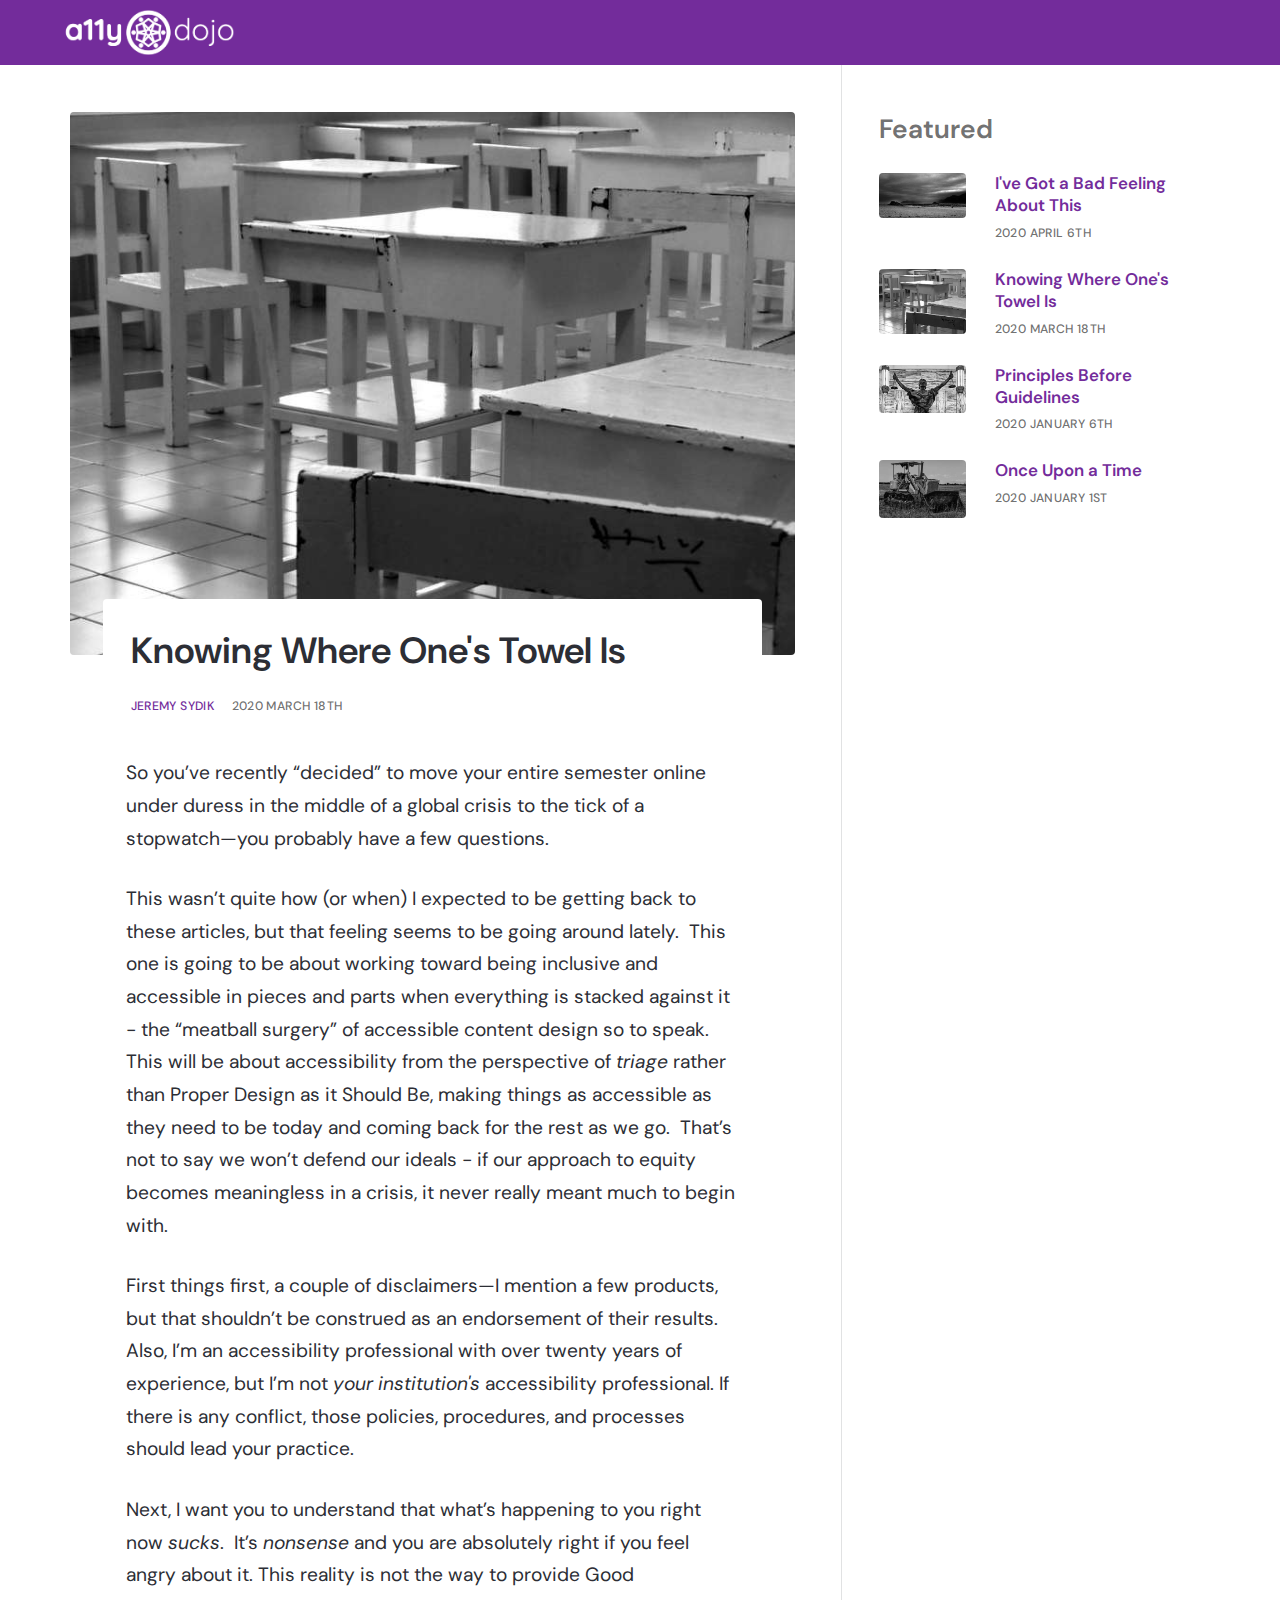
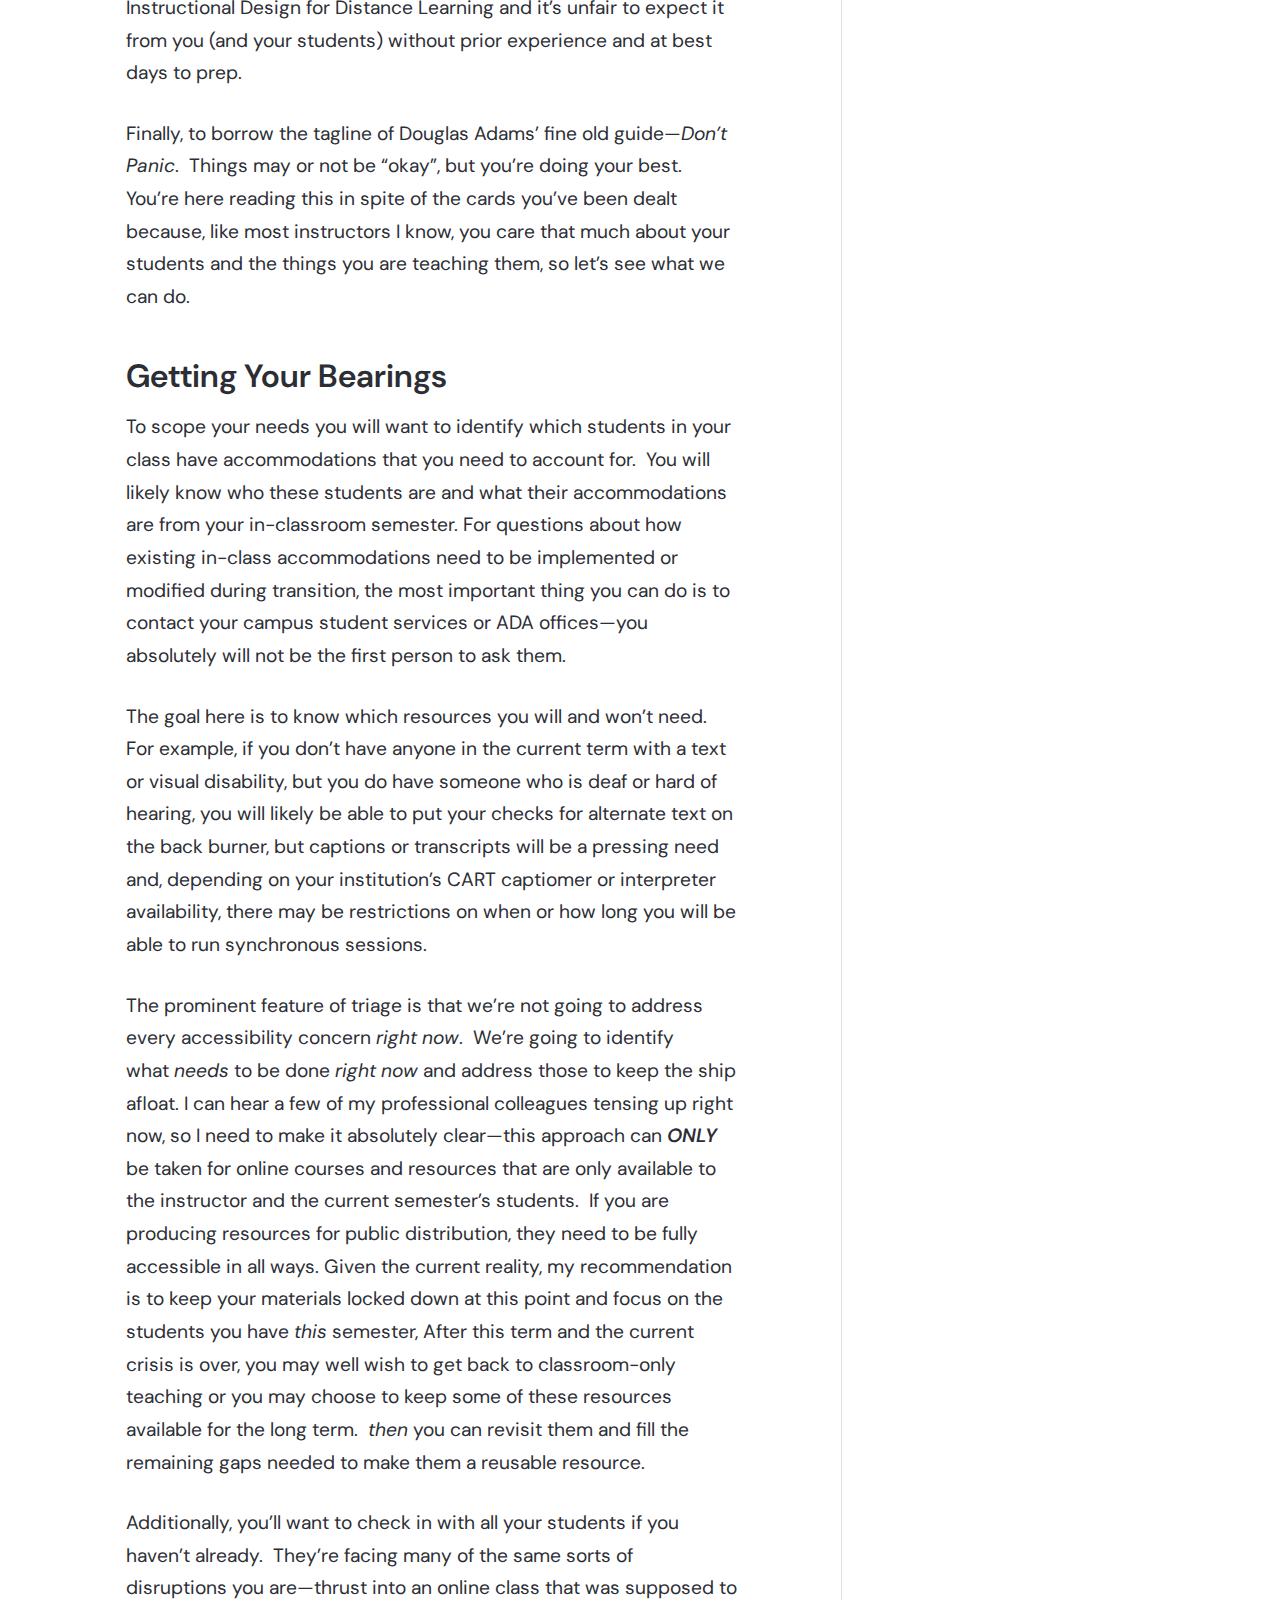
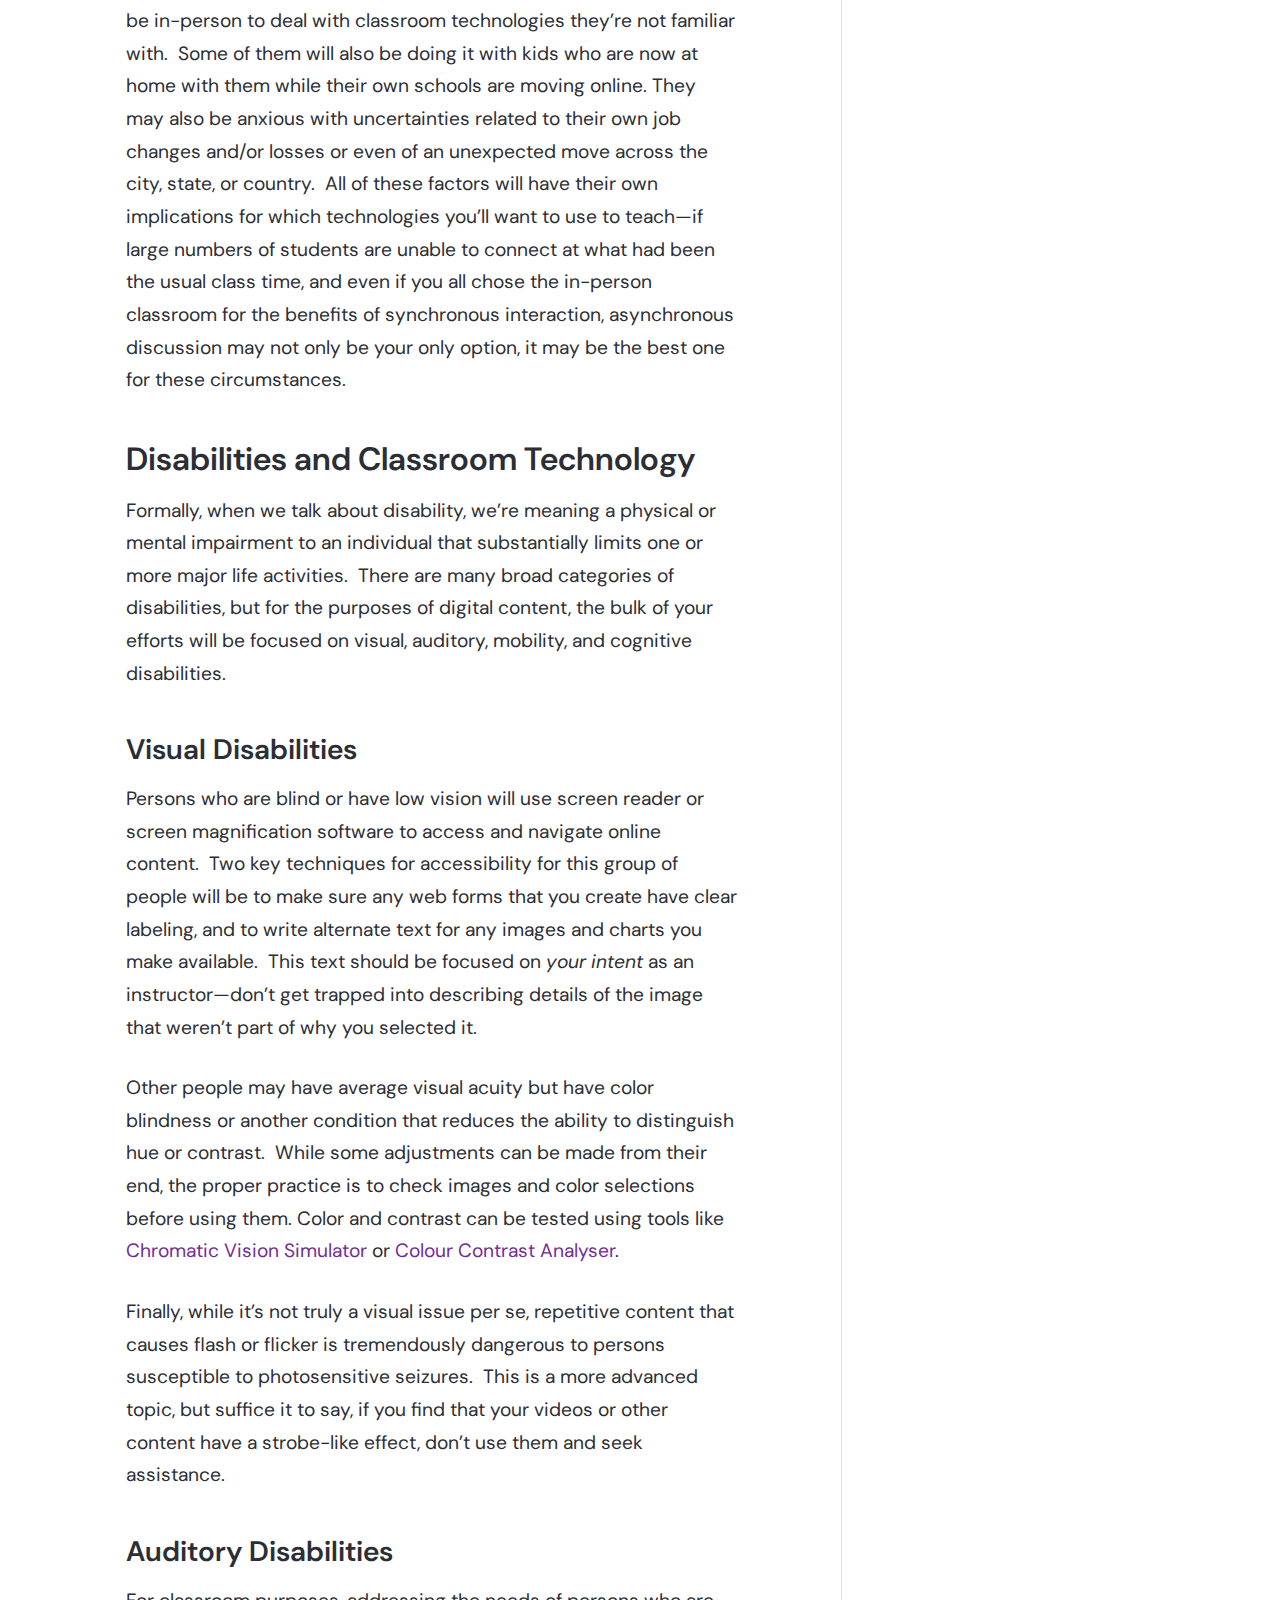
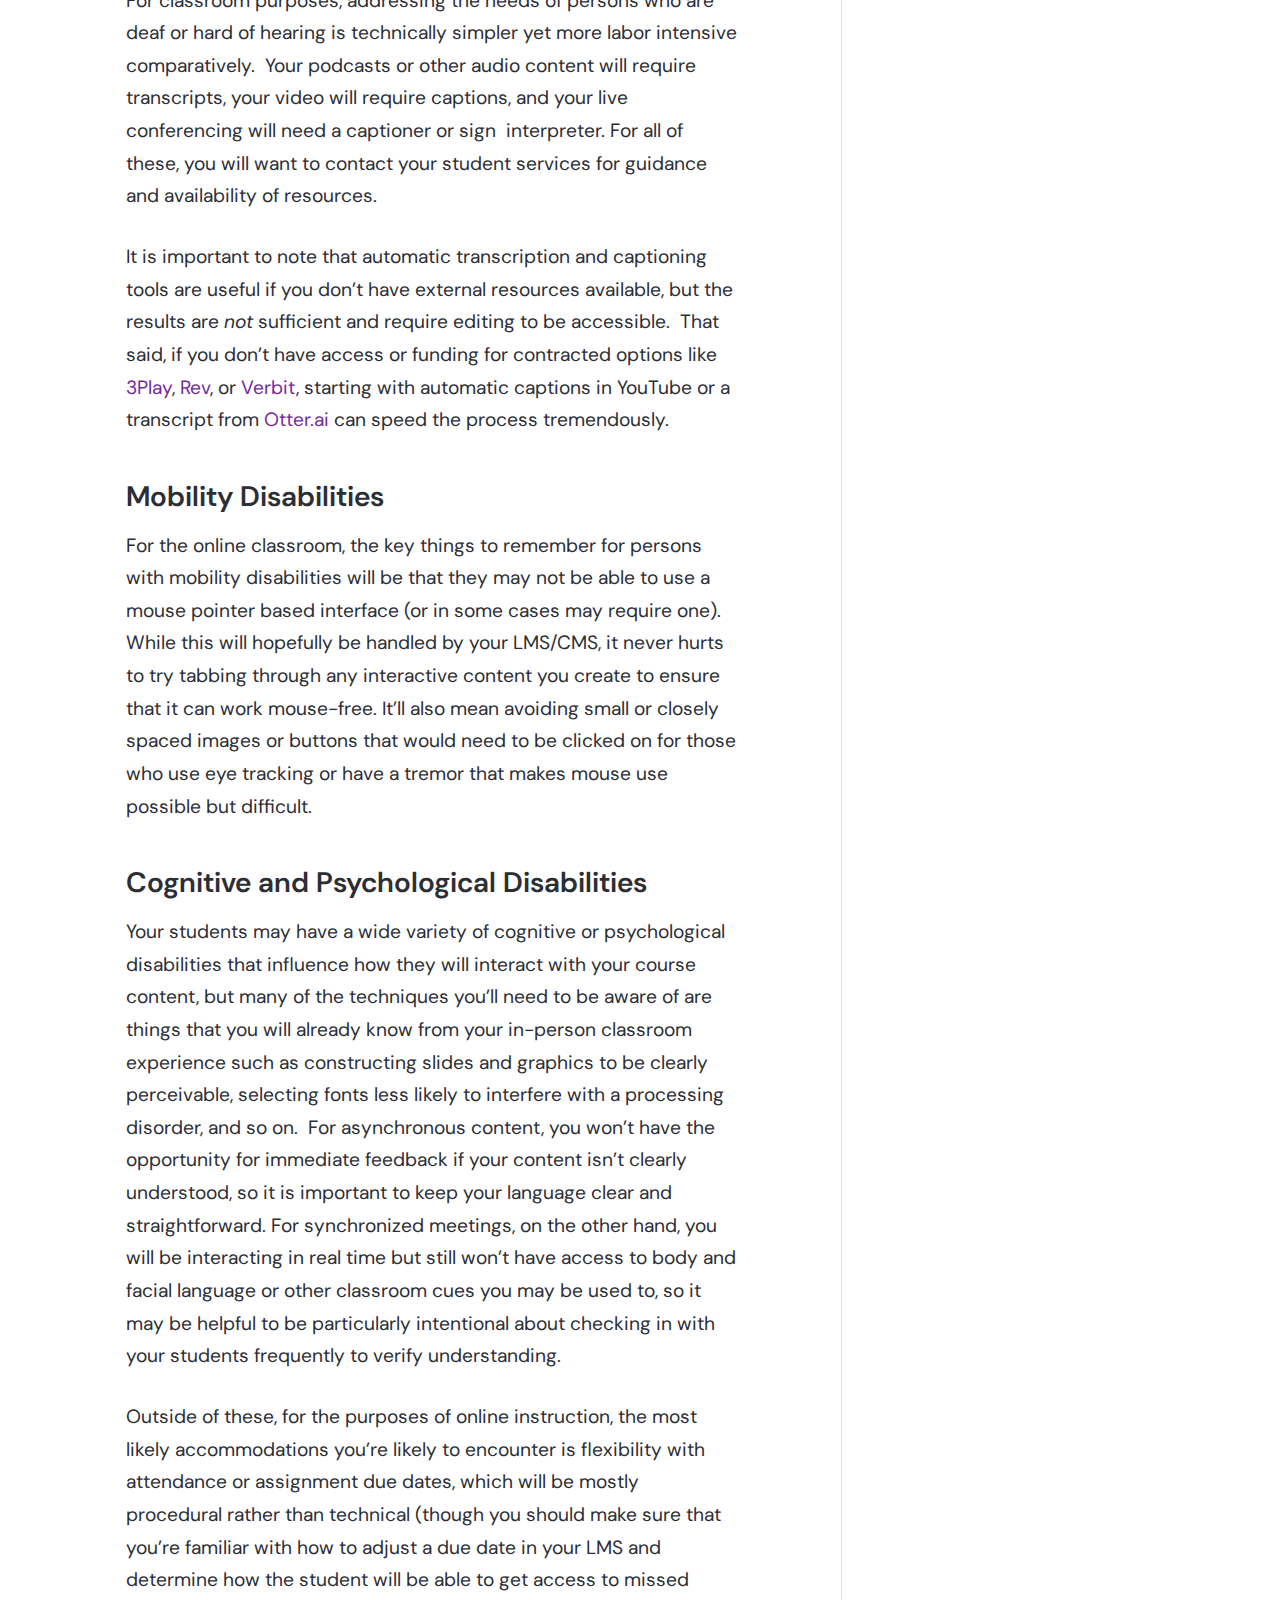
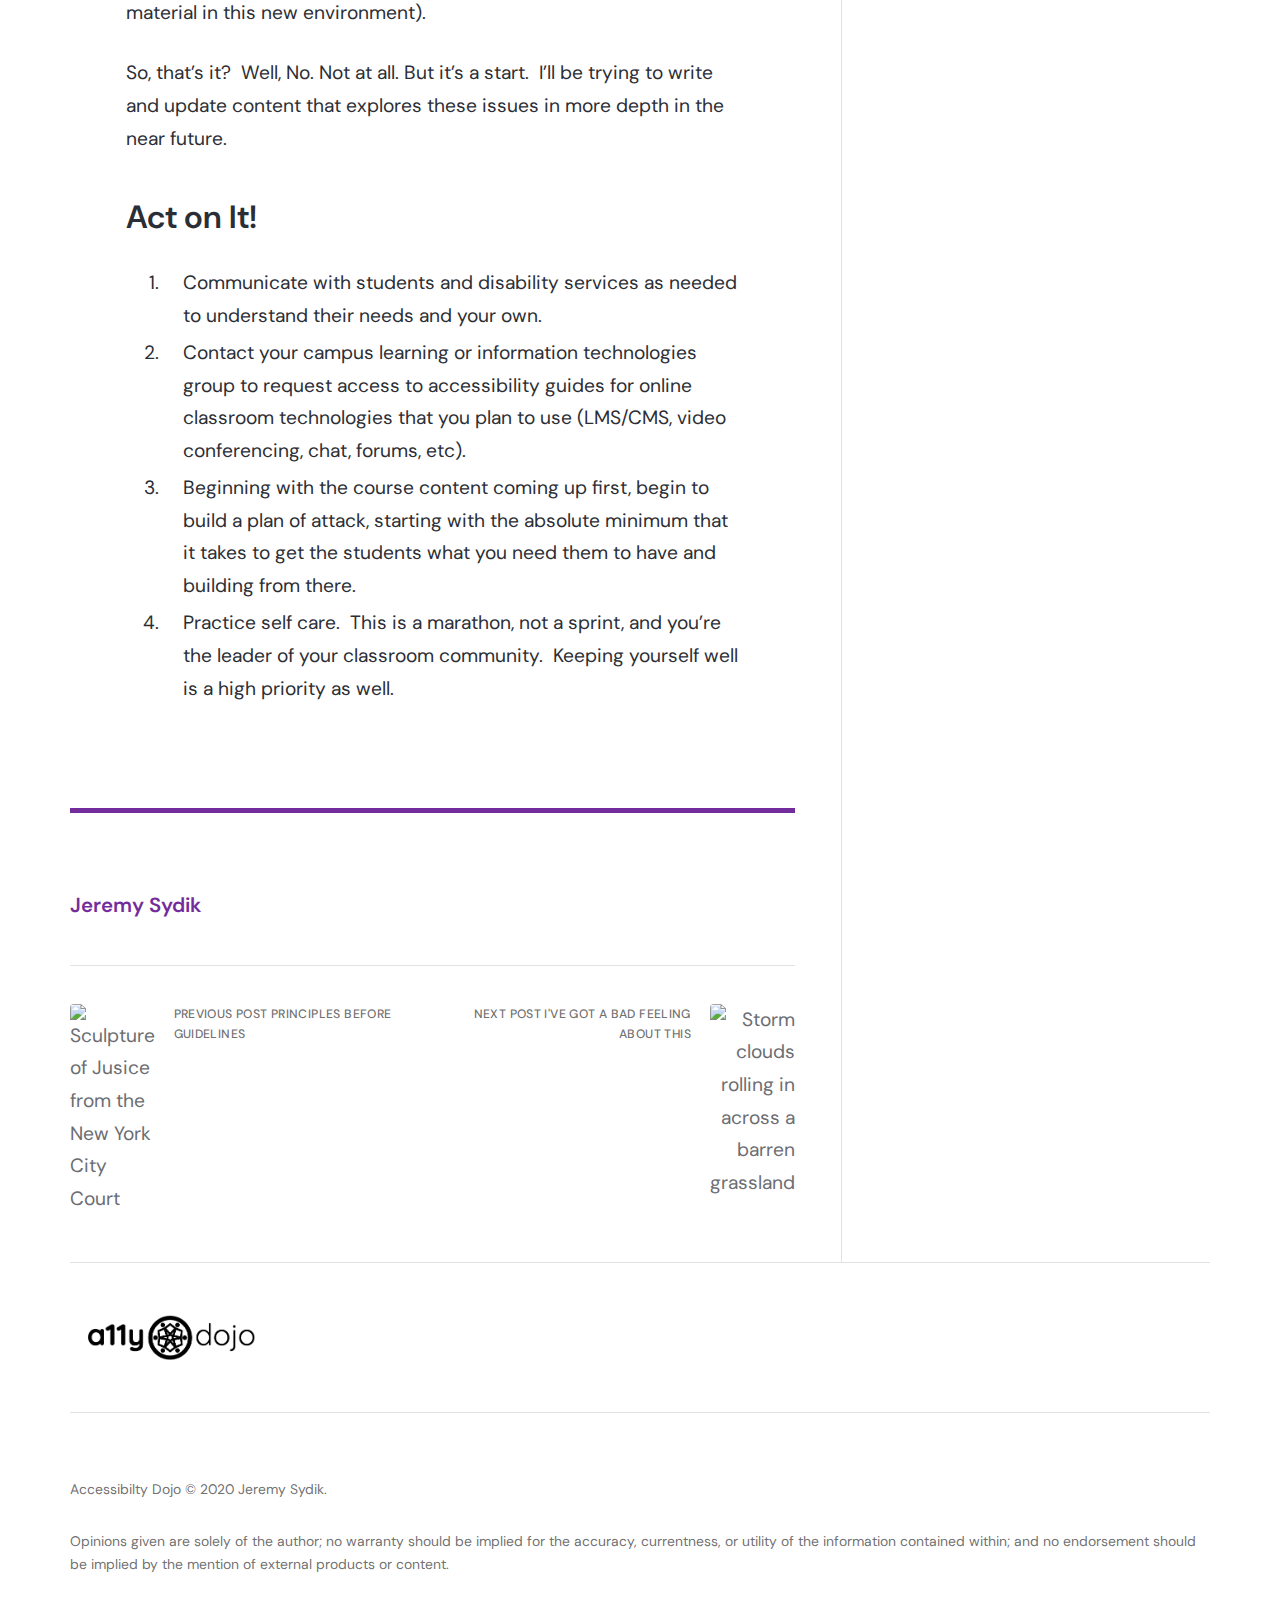
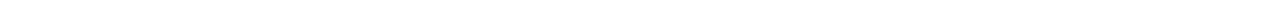
<file: knowing_where_ones_towel_is.html>
<!DOCTYPE html><html lang="en"><head><meta charset="utf-8"><meta http-equiv="X-UA-Compatible" content="IE=edge"><meta name="viewport" content="width=device-width,initial-scale=1"><title>Knowing Where One&#x27;s Towel Is - A11y Dojo</title><meta name="description" content="So you’ve recently “decided” to move your entire semester online under duress in the middle of a global crisis to the tick of a stopwatch—you probably have a few questions."><meta name="robots" content="index, follow"><meta name="generator" content="Publii Open-Source CMS for Static Site"><link rel="canonical" href="https://jsydik.github.io/accessibility-dojo/knowing_where_ones_towel_is.html"><link rel="alternate" type="application/atom+xml" href="https://jsydik.github.io/accessibility-dojo/feed.xml"><link rel="alternate" type="application/json" href="https://jsydik.github.io/accessibility-dojo/feed.json"><meta property="og:title" content="Knowing Where One's Towel Is"><meta property="og:image" content="https://jsydik.github.io/accessibility-dojo/media/posts/4/EmptyClassroom.jpg"><meta property="og:site_name" content="A11y Dojo"><meta property="og:description" content="So you’ve recently “decided” to move your entire semester online under duress in the middle of a global crisis to the tick of a stopwatch—you probably have a few questions."><meta property="og:url" content="https://jsydik.github.io/accessibility-dojo/knowing_where_ones_towel_is.html"><meta property="og:type" content="article"><link rel="preconnect" href="https://fonts.gstatic.com/" crossorigin><link href="https://fonts.googleapis.com/css?family=DM+Sans:400,700&mp;subset=latin-ext&amp;display=swap" rel="stylesheet"><style>:root {
                --body-font: 'DM Sans', sans-serif;
                --heading-font: var(--body-font);
                --post-entry-font: ar(--body-font);
                --logo-font: var(--body-font);
                --menu-font: var(--body-font)
            }</style><link rel="stylesheet" href="https://jsydik.github.io/accessibility-dojo/assets/css/style.css?v=9290be6a22408ba04468928f0e17b5f7"><script type="application/ld+json">{"@context":"http://schema.org","@type":"Article","mainEntityOfPage":{"@type":"WebPage","@id":"https://jsydik.github.io/accessibility-dojo/knowing_where_ones_towel_is.html"},"headline":"Knowing Where One's Towel Is","datePublished":"2020-03-18T04:04","dateModified":"2020-03-18T04:40","image":{"@type":"ImageObject","url":"https://jsydik.github.io/accessibility-dojo/media/posts/4/EmptyClassroom.jpg","height":1440,"width":1920},"description":"<p>So you’ve recently “decided” to move your entire semester online under duress in the middle of a global crisis to the tick of a stopwatch—you probably have a few questions.</p>\n","author":{"@type":"Person","name":"Jeremy Sydik"},"publisher":{"@type":"Organization","name":"Jeremy Sydik","logo":{"@type":"ImageObject","url":"https://jsydik.github.io/accessibility-dojo/media/website/BannerWB.png","height":265,"width":969}}}</script><script src="https://jsydik.github.io/accessibility-dojo/assets/js/ls.object-fit.min.js?v=cdedd9262bb7b299d0ebe1deaea5b924"></script><script async src="https://jsydik.github.io/accessibility-dojo/assets/js/lazysizes.min.js?v=d8513e7860f747ccf55c52308943beab"></script></head><body><header class="topbar" id="js-header"><div class="topbar__inner"><a class="logo" href="https://jsydik.github.io/accessibility-dojo/"><img src="https://jsydik.github.io/accessibility-dojo/media/website/BannerWB.png" alt="A11y Dojo"></a></div></header><div class="content"><main class="main"><article class="post"><figure class="post__featured-image" style="padding-bottom: calc(1440/1920 * 100%)"><img class="lazyload" data-src="https://jsydik.github.io/accessibility-dojo/media/posts/4/EmptyClassroom.jpg" data-srcset="https://jsydik.github.io/accessibility-dojo/media/posts/4/responsive/EmptyClassroom-xs.jpg 300w ,https://jsydik.github.io/accessibility-dojo/media/posts/4/responsive/EmptyClassroom-sm.jpg 480w ,https://jsydik.github.io/accessibility-dojo/media/posts/4/responsive/EmptyClassroom-md.jpg 768w ,https://jsydik.github.io/accessibility-dojo/media/posts/4/responsive/EmptyClassroom-lg.jpg 1024w ,https://jsydik.github.io/accessibility-dojo/media/posts/4/responsive/EmptyClassroom-xl.jpg 1360w ,https://jsydik.github.io/accessibility-dojo/media/posts/4/responsive/EmptyClassroom-2xl.jpg 1600w" data-aspectratio="1.3333333333333333" data-sizes="auto" alt="Chairs and desks in an empty classroom" height="1440" width="1920"></figure><header class="u-header post__header"><h1>Knowing Where One&#x27;s Towel Is</h1><div class="u-header__meta u-small"><div><a href="https://jsydik.github.io/accessibility-dojo/authors/jeremy-sydik/" title="Jeremy Sydik">Jeremy Sydik</a> <time datetime="2020-03-18T04:04">2020 March 18th</time></div></div></header><div class="post__entry u-inner"><p>So you’ve recently “decided” to move your entire semester online under duress in the middle of a global crisis to the tick of a stopwatch—you probably have a few questions.</p><p>This wasn’t quite how (or when) I expected to be getting back to these articles, but that feeling seems to be going around lately.  This one is going to be about working toward being inclusive and accessible in pieces and parts when everything is stacked against it - the “meatball surgery” of accessible content design so to speak.   This will be about accessibility from the perspective of <em>triage</em> rather than Proper Design as it Should Be, making things as accessible as they need to be today and coming back for the rest as we go.  That’s not to say we won’t defend our ideals - if our approach to equity becomes meaningless in a crisis, it never really meant much to begin with.</p><p>First things first, a couple of disclaimers—I mention a few products, but that shouldn’t be construed as an endorsement of their results.  Also, I’m an accessibility professional with over twenty years of experience, but I’m not <em>your institution's</em> accessibility professional. If there is any conflict, those policies, procedures, and processes should lead your practice.</p><p>Next, I want you to understand that what’s happening to you right now <em>sucks</em>.  It’s <em>nonsense</em> and you are absolutely right if you feel angry about it. This reality is not the way to provide Good Instructional Design for Distance Learning and it’s unfair to expect it from you (and your students) without prior experience and at best days to prep.</p><p>Finally, to borrow the tagline of Douglas Adams’ fine old guide—<em>Don’t Panic</em>.  Things may or not be “okay”, but you’re doing your best. You’re here reading this in spite of the cards you’ve been dealt because, like most instructors I know, you care that much about your students and the things you are teaching them, so let’s see what we can do.</p><h2>Getting Your Bearings</h2><p>To scope your needs you will want to identify which students in your class have accommodations that you need to account for.  You will likely know who these students are and what their accommodations are from your in-classroom semester. For questions about how existing in-class accommodations need to be implemented or modified during transition, the most important thing you can do is to contact your campus student services or ADA offices—you absolutely will not be the first person to ask them.</p><p>The goal here is to know which resources you will and won’t need.  For example, if you don’t have anyone in the current term with a text or visual disability, but you do have someone who is deaf or hard of hearing, you will likely be able to put your checks for alternate text on the back burner, but captions or transcripts will be a pressing need and, depending on your institution’s CART captiomer or interpreter availability, there may be restrictions on when or how long you will be able to run synchronous sessions.</p><p>The prominent feature of triage is that we’re not going to address every accessibility concern <em>right now</em>.  We’re going to identify what <em>needs</em> to be done <em>right now</em> and address those to keep the ship afloat. I can hear a few of my professional colleagues tensing up right now, so I need to make it absolutely clear—this approach can <strong><em>ONLY</em></strong> be taken for online courses and resources that are only available to the instructor and the current semester’s students.  If you are producing resources for public distribution, they need to be fully accessible in all ways. Given the current reality, my recommendation is to keep your materials locked down at this point and focus on the students you have <em>this</em> semester, After this term and the current crisis is over, you may well wish to get back to classroom-only teaching or you may choose to keep some of these resources available for the long term.  <em>then</em> you can revisit them and fill the remaining gaps needed to make them a reusable resource.</p><p>Additionally, you’ll want to check in with all your students if you haven’t already.  They’re facing many of the same sorts of disruptions you are—thrust into an online class that was supposed to be in-person to deal with classroom technologies they’re not familiar with.  Some of them will also be doing it with kids who are now at home with them while their own schools are moving online. They may also be anxious with uncertainties related to their own job changes and/or losses or even of an unexpected move across the city, state, or country.  All of these factors will have their own implications for which technologies you’ll want to use to teach—if large numbers of students are unable to connect at what had been the usual class time, and even if you all chose the in-person classroom for the benefits of synchronous interaction, asynchronous discussion may not only be your only option, it may be the best one for these circumstances.</p><h2>Disabilities and Classroom Technology</h2><p>Formally, when we talk about disability, we’re meaning a physical or mental impairment to an individual that substantially limits one or more major life activities.  There are many broad categories of disabilities, but for the purposes of digital content, the bulk of your efforts will be focused on visual, auditory, mobility, and cognitive disabilities.</p><h3>Visual Disabilities</h3><p>Persons who are blind or have low vision will use screen reader or screen magnification software to access and navigate online content.  Two key techniques for accessibility for this group of people will be to make sure any web forms that you create have clear labeling, and to write alternate text for any images and charts you make available.  This text should be focused on <em>your intent</em> as an instructor—don’t get trapped into describing details of the image that weren’t part of why you selected it.</p><p>Other people may have average visual acuity but have color blindness or another condition that reduces the ability to distinguish hue or contrast.  While some adjustments can be made from their end, the proper practice is to check images and color selections before using them. Color and contrast can be tested using tools like <a href="https://asada.website/cvsimulator/e/" target="_blank" rel="noopener noreferrer">Chromatic Vision Simulator</a> or <a href="https://developer.paciellogroup.com/resources/contrastanalyser/" target="_blank" rel="noopener noreferrer">Colour Contrast Analyser</a>.</p><p>Finally, while it’s not truly a visual issue per se, repetitive content that causes flash or flicker is tremendously dangerous to persons susceptible to photosensitive seizures.  This is a more advanced topic, but suffice it to say, if you find that your videos or other content have a strobe-like effect, don’t use them and seek assistance.</p><h3>Auditory Disabilities</h3><p>For classroom purposes, addressing the needs of persons who are deaf or hard of hearing is technically simpler yet more labor intensive comparatively.  Your podcasts or other audio content will require transcripts, your video will require captions, and your live conferencing will need a captioner or sign  interpreter. For all of these, you will want to contact your student services for guidance and availability of resources.</p><p>It is important to note that automatic transcription and captioning tools are useful if you don’t have external resources available, but the results are <em>not</em> sufficient and require editing to be accessible.  That said, if you don’t have access or funding for contracted options like <a href="https://www.3playmedia.com/" target="_blank" rel="noopener noreferrer">3Play</a>, <a href="http://www.rev.com/" target="_blank" rel="noopener noreferrer">Rev</a>, or <a href="http://verbit.ai/" target="_blank" rel="noopener noreferrer">Verbit</a>, starting with automatic captions in YouTube or a transcript from <a href="http://otter.ai/" target="_blank" rel="noopener noreferrer">Otter.ai</a> can speed the process tremendously.</p><h3>Mobility Disabilities</h3><p>For the online classroom, the key things to remember for persons with mobility disabilities will be that they may not be able to use a mouse pointer based interface (or in some cases may require one).  While this will hopefully be handled by your LMS/CMS, it never hurts to try tabbing through any interactive content you create to ensure that it can work mouse-free. It’ll also mean avoiding small or closely spaced images or buttons that would need to be clicked on for those who use eye tracking or have a tremor that makes mouse use possible but difficult.</p><h3>Cognitive and Psychological Disabilities</h3><p>Your students may have a wide variety of cognitive or psychological disabilities that influence how they will interact with your course content, but many of the techniques you’ll need to be aware of are things that you will already know from your in-person classroom experience such as constructing slides and graphics to be clearly perceivable, selecting fonts less likely to interfere with a processing disorder, and so on.  For asynchronous content, you won’t have the opportunity for immediate feedback if your content isn’t clearly understood, so it is important to keep your language clear and straightforward. For synchronized meetings, on the other hand, you will be interacting in real time but still won’t have access to body and facial language or other classroom cues you may be used to, so it may be helpful to be particularly intentional about checking in with your students frequently to verify understanding.</p><p>Outside of these, for the purposes of online instruction, the most likely accommodations you’re likely to encounter is flexibility with attendance or assignment due dates, which will be mostly procedural rather than technical (though you should make sure that you’re familiar with how to adjust a due date in your LMS and determine how the student will be able to get access to missed material in this new environment).</p><p>So, that’s it?  Well, No. Not at all. But it’s a start.  I’ll be trying to write and update content that explores these issues in more depth in the near future.</p><h2>Act on It!</h2><ol><li>Communicate with students and disability services as needed to understand their needs and your own.</li><li>Contact your campus learning or information technologies group to request access to accessibility guides for online classroom technologies that you plan to use (LMS/CMS, video conferencing, chat, forums, etc).</li><li>Beginning with the course content coming up first, begin to build a plan of attack, starting with the absolute minimum that it takes to get the students what you need them to have and building from there.</li><li>Practice self care.  This is a marathon, not a sprint, and you’re the leader of your classroom community.  Keeping yourself well is a high priority as well.</li></ol></div><div class="post__aside"><div class="post__share"></div></div><div class="post__footer"><div class="post__bio box"><div><h2 class="h6"><a href="https://jsydik.github.io/accessibility-dojo/authors/jeremy-sydik/" title="Jeremy Sydik">Jeremy Sydik</a></h2></div></div><div class="post__nav box"><div class="post__nav__prev"><a href="https://jsydik.github.io/accessibility-dojo/principles-before-guidelines.html" class="post__nav__link" rel="prev"><img class="lazyload" data-src="https://jsydik.github.io/accessibility-dojo/media/posts/3/responsive/JusticeNYC-xs.jpg" data-srcset="https://jsydik.github.io/accessibility-dojo/media/posts/3/responsive/JusticeNYC-xs.jpg" data-expand="300" alt="Sculpture of Jusice from the New York City Court"><div class="u-small">Previous Post Principles Before Guidelines</div></a></div><div class="post__nav__next"><a href="https://jsydik.github.io/accessibility-dojo/ive-got-a-bad-feeling-about-this.html" class="post__nav__link" rel="next"><div class="u-small">Next Post I&#x27;ve Got a Bad Feeling About This</div><img class="lazyload" data-src="https://jsydik.github.io/accessibility-dojo/media/posts/5/responsive/StormRollingInBW-xs.jpg" data-srcset="https://jsydik.github.io/accessibility-dojo/media/posts/5/responsive/StormRollingInBW-xs.jpg" data-expand="300" alt="Storm clouds rolling in across a barren grassland"></a></div></div></div></article></main><aside class="sidebar"><section class="box featured"><h3 class="box__title">Featured</h3><ul class="featured__container"><li class="featured__item"><a href="https://jsydik.github.io/accessibility-dojo/ive-got-a-bad-feeling-about-this.html" class="featured__image-link"><img class="lazyload" src="https://jsydik.github.io/accessibility-dojo/media/posts/5/responsive/StormRollingInBW-xs.jpg" data-srcset="https://jsydik.github.io/accessibility-dojo/media/posts/5/responsive/StormRollingInBW-xs.jpg" alt="Storm clouds rolling in across a barren grassland"></a><div><a href="https://jsydik.github.io/accessibility-dojo/ive-got-a-bad-feeling-about-this.html" class="featured__title">I&#x27;ve Got a Bad Feeling About This</a> <time class="u-small" datetime="2020-04-06T13:00">2020 April 6th</time></div></li><li class="featured__item"><a href="https://jsydik.github.io/accessibility-dojo/knowing_where_ones_towel_is.html" class="featured__image-link"><img class="lazyload" src="https://jsydik.github.io/accessibility-dojo/media/posts/4/responsive/EmptyClassroom-xs.jpg" data-srcset="https://jsydik.github.io/accessibility-dojo/media/posts/4/responsive/EmptyClassroom-xs.jpg" alt="Chairs and desks in an empty classroom"></a><div><a href="https://jsydik.github.io/accessibility-dojo/knowing_where_ones_towel_is.html" class="featured__title">Knowing Where One&#x27;s Towel Is</a> <time class="u-small" datetime="2020-03-18T04:04">2020 March 18th</time></div></li><li class="featured__item"><a href="https://jsydik.github.io/accessibility-dojo/principles-before-guidelines.html" class="featured__image-link"><img class="lazyload" src="https://jsydik.github.io/accessibility-dojo/media/posts/3/responsive/JusticeNYC-xs.jpg" data-srcset="https://jsydik.github.io/accessibility-dojo/media/posts/3/responsive/JusticeNYC-xs.jpg" alt="Sculpture of Jusice from the New York City Court"></a><div><a href="https://jsydik.github.io/accessibility-dojo/principles-before-guidelines.html" class="featured__title">Principles Before Guidelines</a> <time class="u-small" datetime="2020-01-06T08:09">2020 January 6th</time></div></li><li class="featured__item"><a href="https://jsydik.github.io/accessibility-dojo/once_upon_a_time.html" class="featured__image-link"><img class="lazyload" src="https://jsydik.github.io/accessibility-dojo/media/posts/2/responsive/Bulldozer-Vetsikas-BW-xs.jpg" data-srcset="https://jsydik.github.io/accessibility-dojo/media/posts/2/responsive/Bulldozer-Vetsikas-BW-xs.jpg" alt="An old bulldozer"></a><div><a href="https://jsydik.github.io/accessibility-dojo/once_upon_a_time.html" class="featured__title">Once Upon a Time</a> <time class="u-small" datetime="2020-01-01T00:00">2020 January 1st</time></div></li></ul></section></aside><footer class="footer"><a class="footer__logo" href="https://jsydik.github.io/accessibility-dojo/"><img src="https://jsydik.github.io/accessibility-dojo/media/website/BannerBW.png" alt="A11y Dojo"></a><nav><ul class="footer__nav"></ul></nav><div class="footer__copyright"><p class="align-left">Accessibilty Dojo © 2020 Jeremy Sydik. </p><p class="align-left">Opinions given are solely of the author; no warranty should be implied for the accuracy, currentness, or utility of the information contained within; and no endorsement should be implied by the mention of external products or content.</p></div></footer></div><script>window.publiiThemeMenuConfig = {
        mobileMenuMode: 'sidebar',
        animationSpeed: 300,
        submenuWidth: 'auto',
        doubleClickTime: 500,
        mobileMenuExpandableSubmenus: true,
        relatedContainerForOverlayMenuSelector: '.navbar',
   };</script><script defer="defer" src="https://jsydik.github.io/accessibility-dojo/assets/js/scripts.min.js?v=225cfb4a7e546edee710c4f1208e81e2"></script></body></html>
</file>
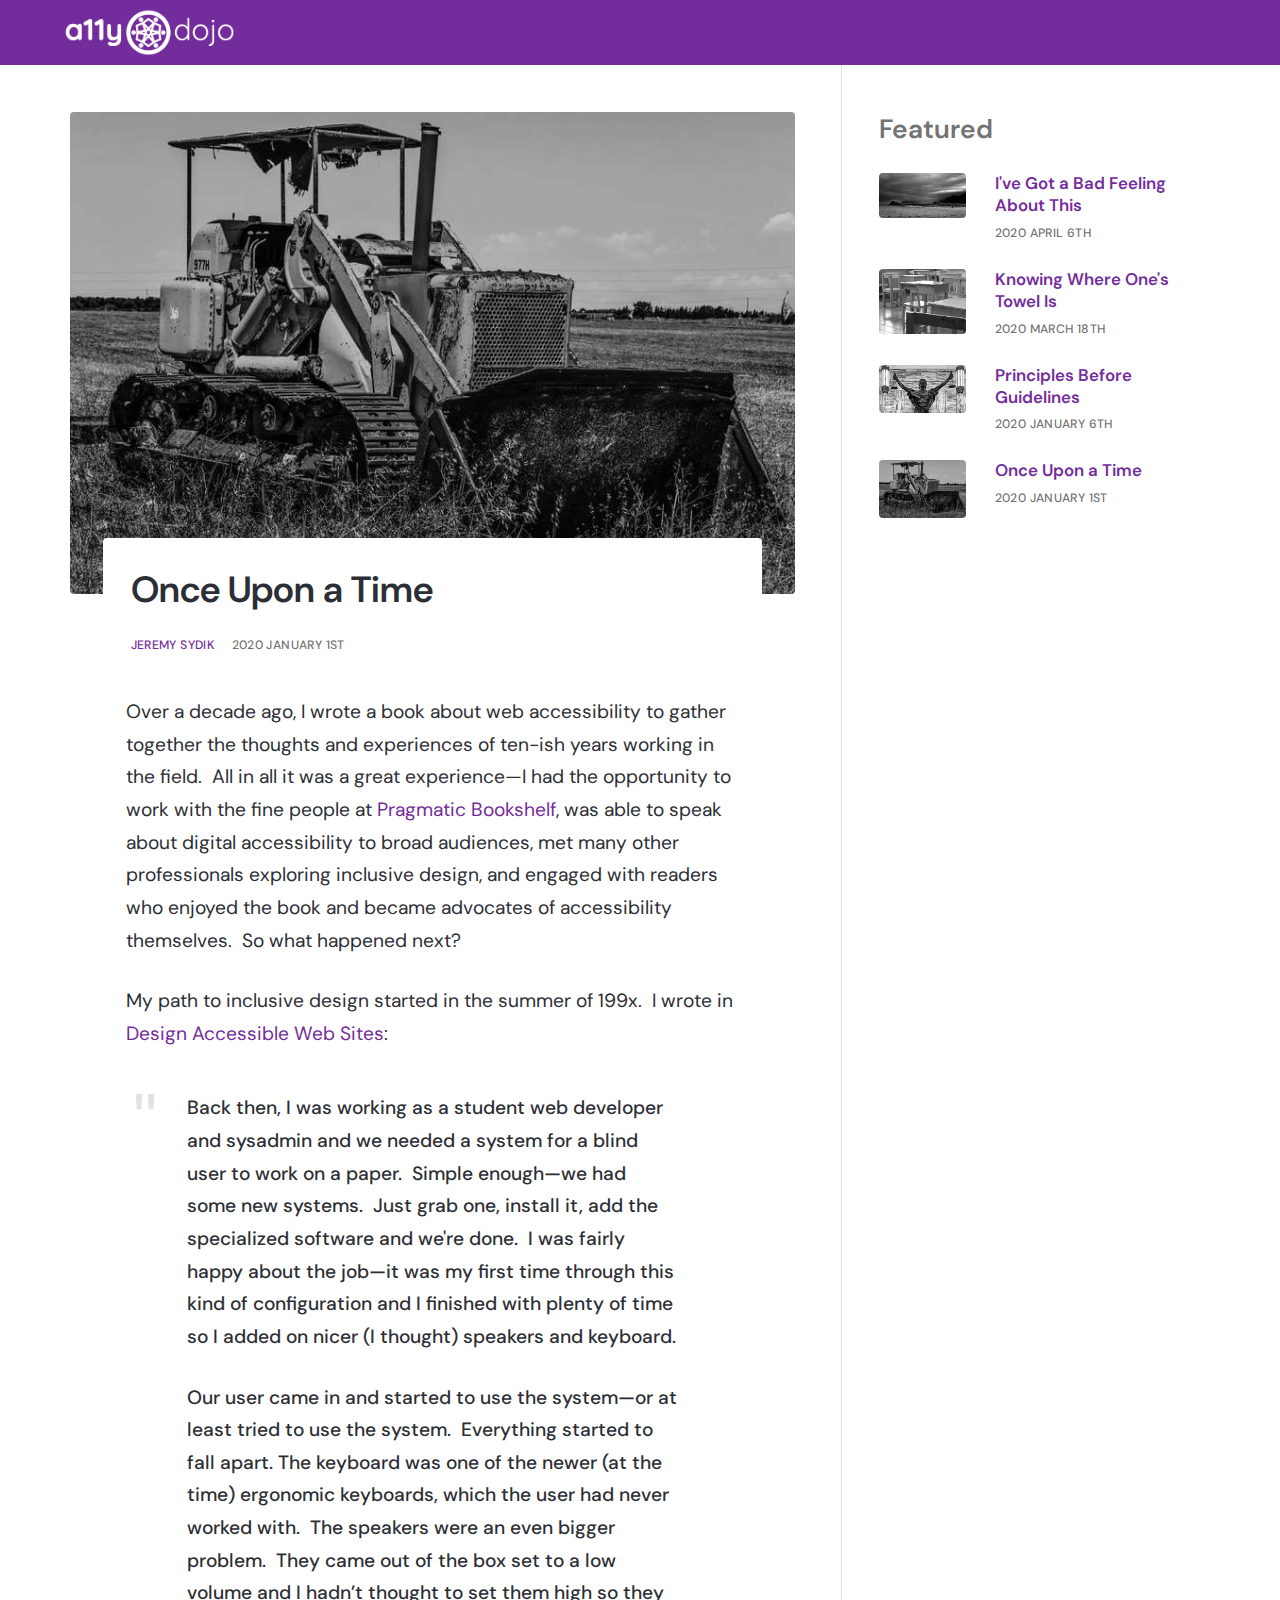
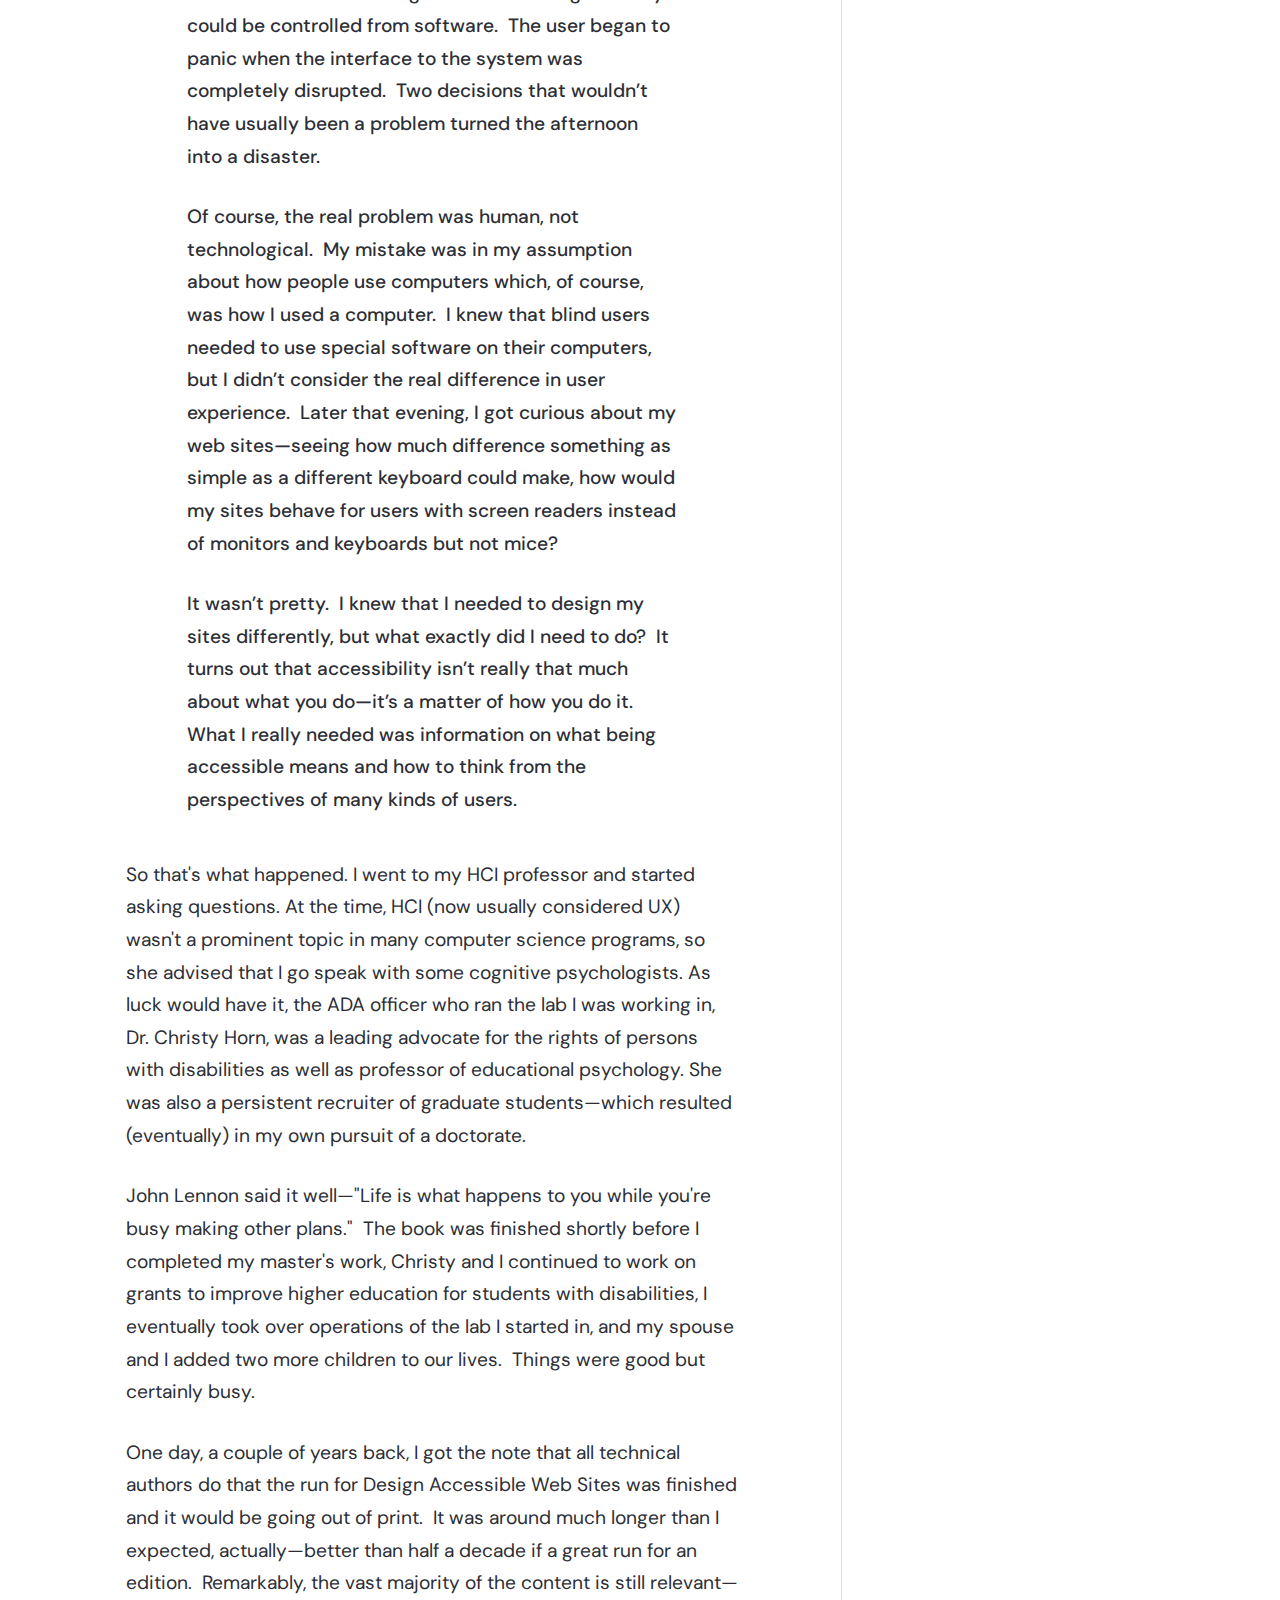
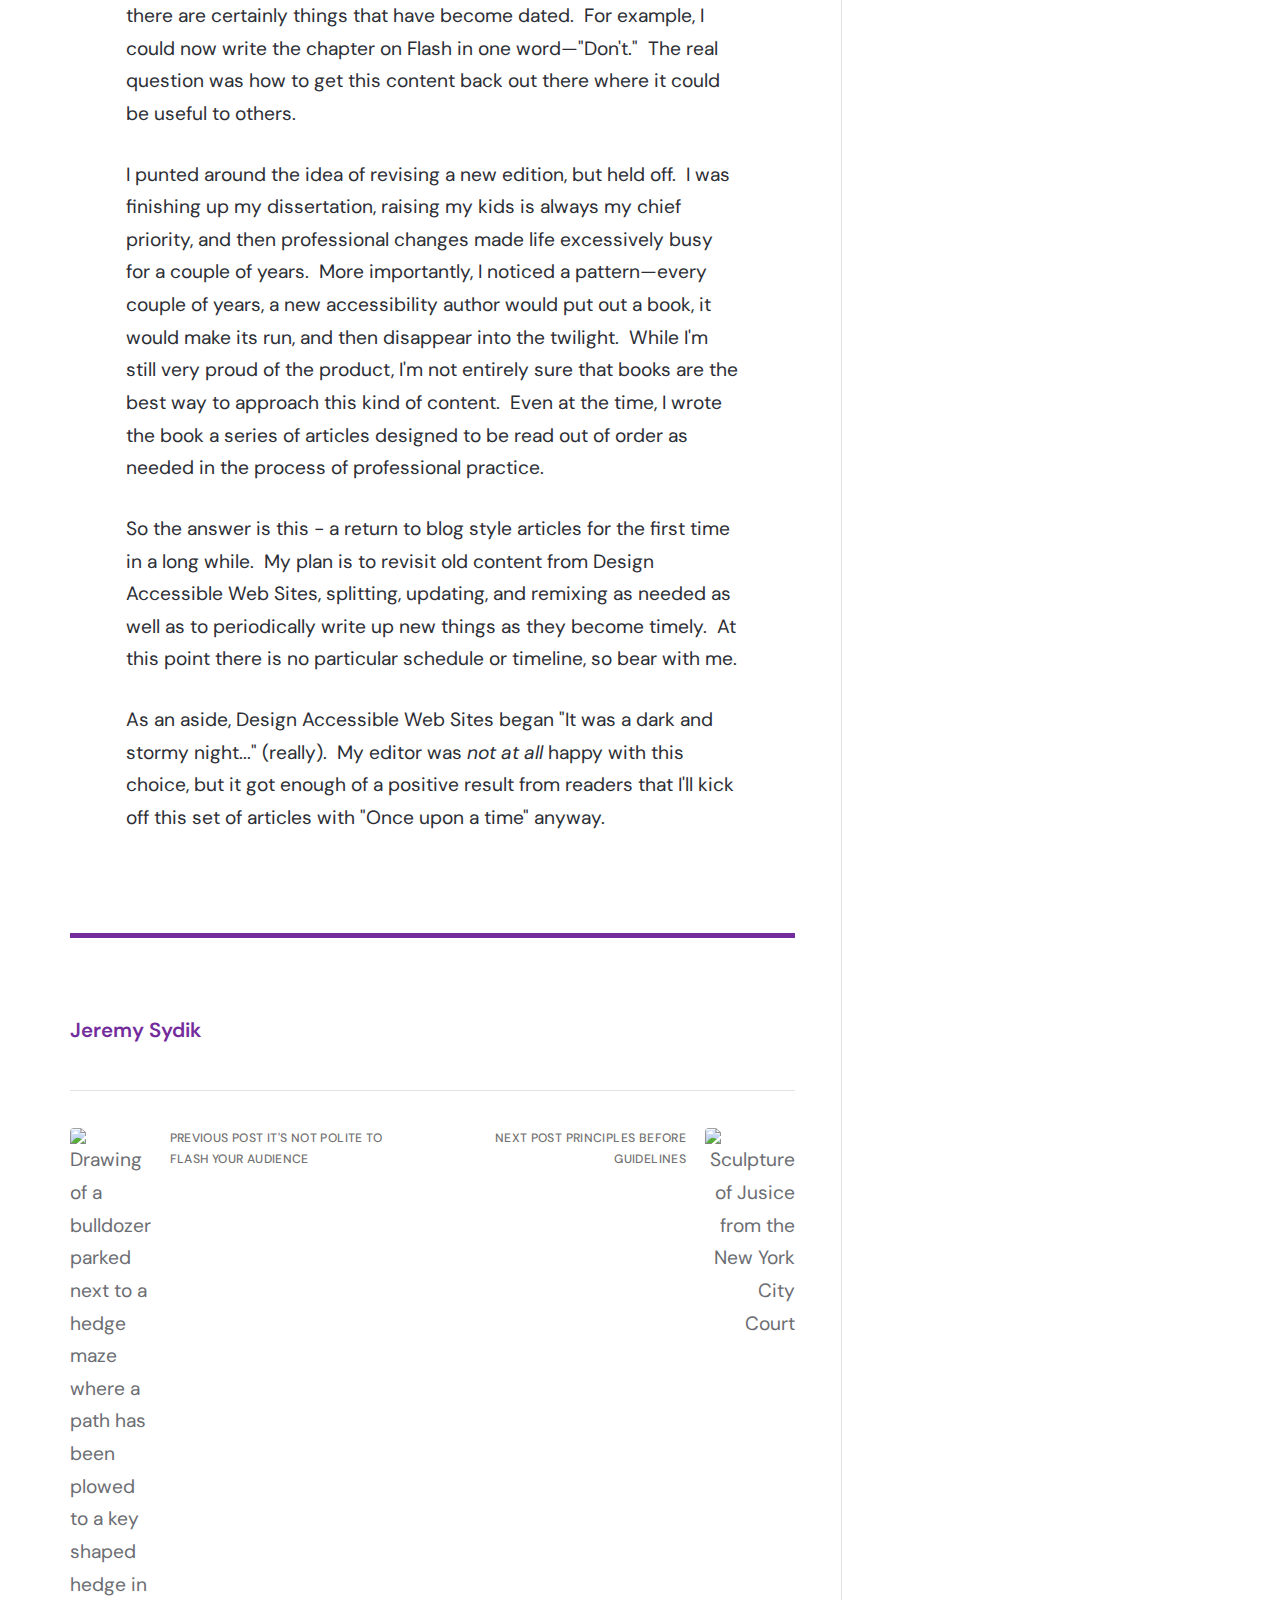
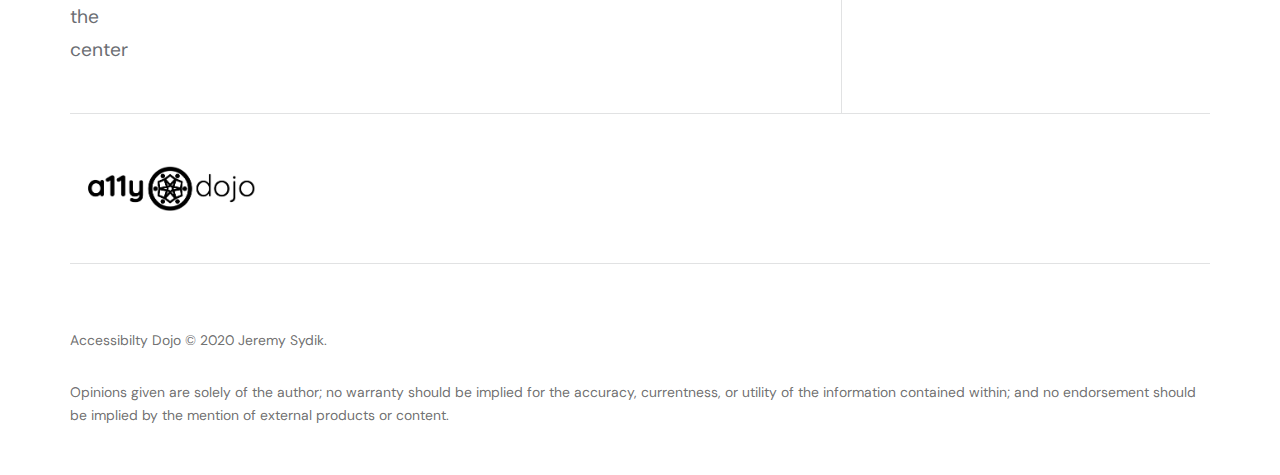
<file: once_upon_a_time.html>
<!DOCTYPE html><html lang="en"><head><meta charset="utf-8"><meta http-equiv="X-UA-Compatible" content="IE=edge"><meta name="viewport" content="width=device-width,initial-scale=1"><title>Once Upon a Time - A11y Dojo</title><meta name="description" content="Over a decade ago, I wrote a book about web accessibility to gather together the thoughts and experiences of ten-ish years working in the field.  All in all it was a great experience—I had the opportunity to work with the fine people at Pragmatic Bookshelf, was able to speak about digital accessibility to broad audiences, met many other professionals exploring inclusive design, and engaged with readers who enjoyed the book and became advocates of accessibility themselves.  So what happened next?"><meta name="robots" content="index, follow"><meta name="generator" content="Publii Open-Source CMS for Static Site"><link rel="canonical" href="https://jsydik.github.io/accessibility-dojo/once_upon_a_time.html"><link rel="alternate" type="application/atom+xml" href="https://jsydik.github.io/accessibility-dojo/feed.xml"><link rel="alternate" type="application/json" href="https://jsydik.github.io/accessibility-dojo/feed.json"><meta property="og:title" content="Once Upon a Time"><meta property="og:image" content="https://jsydik.github.io/accessibility-dojo/media/posts/2/Bulldozer-Vetsikas-BW.jpg"><meta property="og:site_name" content="A11y Dojo"><meta property="og:description" content="Over a decade ago, I wrote a book about web accessibility to gather together the thoughts and experiences of ten-ish years working in the field.  All in all it was a great experience—I had the opportunity to work with the fine people at Pragmatic Bookshelf, was able to speak about digital accessibility to broad audiences, met many other professionals exploring inclusive design, and engaged with readers who enjoyed the book and became advocates of accessibility themselves.  So what happened next?"><meta property="og:url" content="https://jsydik.github.io/accessibility-dojo/once_upon_a_time.html"><meta property="og:type" content="article"><link rel="preconnect" href="https://fonts.gstatic.com/" crossorigin><link href="https://fonts.googleapis.com/css?family=DM+Sans:400,700&mp;subset=latin-ext&amp;display=swap" rel="stylesheet"><style>:root {
                --body-font: 'DM Sans', sans-serif;
                --heading-font: var(--body-font);
                --post-entry-font: ar(--body-font);
                --logo-font: var(--body-font);
                --menu-font: var(--body-font)
            }</style><link rel="stylesheet" href="https://jsydik.github.io/accessibility-dojo/assets/css/style.css?v=9290be6a22408ba04468928f0e17b5f7"><script type="application/ld+json">{"@context":"http://schema.org","@type":"Article","mainEntityOfPage":{"@type":"WebPage","@id":"https://jsydik.github.io/accessibility-dojo/once_upon_a_time.html"},"headline":"Once Upon a Time","datePublished":"2020-01-01T00:00","dateModified":"2020-03-18T04:40","image":{"@type":"ImageObject","url":"https://jsydik.github.io/accessibility-dojo/media/posts/2/Bulldozer-Vetsikas-BW.jpg","height":794,"width":1193},"description":"<p>Over a decade ago, I wrote a book about web accessibility to gather together the thoughts and experiences of ten-ish years working in the field.  All in all it was a great experience—I had the opportunity to work with the fine people at <a href=\"https://pragprog.com\" target=\"_blank\" rel=\"noopener noreferrer\">Pragmatic Bookshelf</a>, was able to speak about digital accessibility to broad audiences, met many other professionals exploring inclusive design, and engaged with readers who enjoyed the book and became advocates of accessibility themselves.  So what happened next?</p>\n","author":{"@type":"Person","name":"Jeremy Sydik"},"publisher":{"@type":"Organization","name":"Jeremy Sydik","logo":{"@type":"ImageObject","url":"https://jsydik.github.io/accessibility-dojo/media/website/BannerWB.png","height":265,"width":969}}}</script><script src="https://jsydik.github.io/accessibility-dojo/assets/js/ls.object-fit.min.js?v=cdedd9262bb7b299d0ebe1deaea5b924"></script><script async src="https://jsydik.github.io/accessibility-dojo/assets/js/lazysizes.min.js?v=d8513e7860f747ccf55c52308943beab"></script></head><body><header class="topbar" id="js-header"><div class="topbar__inner"><a class="logo" href="https://jsydik.github.io/accessibility-dojo/"><img src="https://jsydik.github.io/accessibility-dojo/media/website/BannerWB.png" alt="A11y Dojo"></a></div></header><div class="content"><main class="main"><article class="post"><figure class="post__featured-image" style="padding-bottom: calc(794/1193 * 100%)"><img class="lazyload" data-src="https://jsydik.github.io/accessibility-dojo/media/posts/2/Bulldozer-Vetsikas-BW.jpg" data-srcset="https://jsydik.github.io/accessibility-dojo/media/posts/2/responsive/Bulldozer-Vetsikas-BW-xs.jpg 300w ,https://jsydik.github.io/accessibility-dojo/media/posts/2/responsive/Bulldozer-Vetsikas-BW-sm.jpg 480w ,https://jsydik.github.io/accessibility-dojo/media/posts/2/responsive/Bulldozer-Vetsikas-BW-md.jpg 768w ,https://jsydik.github.io/accessibility-dojo/media/posts/2/responsive/Bulldozer-Vetsikas-BW-lg.jpg 1024w ,https://jsydik.github.io/accessibility-dojo/media/posts/2/responsive/Bulldozer-Vetsikas-BW-xl.jpg 1360w ,https://jsydik.github.io/accessibility-dojo/media/posts/2/responsive/Bulldozer-Vetsikas-BW-2xl.jpg 1600w" data-aspectratio="1.5025188916876575" data-sizes="auto" alt="An old bulldozer" height="794" width="1193"></figure><header class="u-header post__header"><h1>Once Upon a Time</h1><div class="u-header__meta u-small"><div><a href="https://jsydik.github.io/accessibility-dojo/authors/jeremy-sydik/" title="Jeremy Sydik">Jeremy Sydik</a> <time datetime="2020-01-01T00:00">2020 January 1st</time></div></div></header><div class="post__entry u-inner"><p>Over a decade ago, I wrote a book about web accessibility to gather together the thoughts and experiences of ten-ish years working in the field.  All in all it was a great experience—I had the opportunity to work with the fine people at <a href="https://pragprog.com" target="_blank" rel="noopener noreferrer">Pragmatic Bookshelf</a>, was able to speak about digital accessibility to broad audiences, met many other professionals exploring inclusive design, and engaged with readers who enjoyed the book and became advocates of accessibility themselves.  So what happened next?</p><p>My path to inclusive design started in the summer of 199x.  I wrote in <a href="https://www.goodreads.com/book/show/2153345.Design_Accessible_Web_Sites" target="_blank" rel="noopener noreferrer">Design Accessible Web Sites</a>:</p><blockquote><p>Back then, I was working as a student web developer and sysadmin and we needed a system for a blind user to work on a paper.  Simple enough—we had some new systems.  Just grab one, install it, add the specialized software and we're done.  I was fairly happy about the job—it was my first time through this kind of configuration and I finished with plenty of time so I added on nicer (I thought) speakers and keyboard.</p><p>Our user came in and started to use the system—or at least tried to use the system.  Everything started to fall apart. The keyboard was one of the newer (at the time) ergonomic keyboards, which the user had never worked with.  The speakers were an even bigger problem.  They came out of the box set to a low volume and I hadn’t thought to set them high so they could be controlled from software.  The user began to panic when the interface to the system was completely disrupted.  Two decisions that wouldn’t have usually been a problem turned the afternoon into a disaster.</p><p>Of course, the real problem was human, not technological.  My mistake was in my assumption about how people use computers which, of course, was how I used a computer.  I knew that blind users needed to use special software on their computers, but I didn’t consider the real difference in user experience.  Later that evening, I got curious about my web sites—seeing how much difference something as simple as a different keyboard could make, how would my sites behave for users with screen readers instead of monitors and keyboards but not mice?</p><p>It wasn’t pretty.  I knew that I needed to design my sites differently, but what exactly did I need to do?  It turns out that accessibility isn’t really that much about what you do—it’s a matter of how you do it.  What I really needed was information on what being accessible means and how to think from the perspectives of many kinds of users.</p></blockquote><p>So that's what happened. I went to my HCI professor and started asking questions. At the time, HCI (now usually considered UX) wasn't a prominent topic in many computer science programs, so she advised that I go speak with some cognitive psychologists. As luck would have it, the ADA officer who ran the lab I was working in, Dr. Christy Horn, was a leading advocate for the rights of persons with disabilities as well as professor of educational psychology. She was also a persistent recruiter of graduate students—which resulted (eventually) in my own pursuit of a doctorate.</p><p>John Lennon said it well—"Life is what happens to you while you're busy making other plans."  The book was finished shortly before I completed my master's work, Christy and I continued to work on grants to improve higher education for students with disabilities, I eventually took over operations of the lab I started in, and my spouse and I added two more children to our lives.  Things were good but certainly busy.</p><p>One day, a couple of years back, I got the note that all technical authors do that the run for Design Accessible Web Sites was finished and it would be going out of print.  It was around much longer than I expected, actually—better than half a decade if a great run for an edition.  Remarkably, the vast majority of the content is still relevant—there are certainly things that have become dated.  For example, I could now write the chapter on Flash in one word—"Don't."  The real question was how to get this content back out there where it could be useful to others.</p><p>I punted around the idea of revising a new edition, but held off.  I was finishing up my dissertation, raising my kids is always my chief priority, and then professional changes made life excessively busy for a couple of years.  More importantly, I noticed a pattern—every couple of years, a new accessibility author would put out a book, it would make its run, and then disappear into the twilight.  While I'm still very proud of the product, I'm not entirely sure that books are the best way to approach this kind of content.  Even at the time, I wrote the book a series of articles designed to be read out of order as needed in the process of professional practice.   </p><p>So the answer is this - a return to blog style articles for the first time in a long while.  My plan is to revisit old content from Design Accessible Web Sites, splitting, updating, and remixing as needed as well as to periodically write up new things as they become timely.  At this point there is no particular schedule or timeline, so bear with me.</p><p>As an aside, Design Accessible Web Sites began "It was a dark and stormy night..." (really).  My editor was <em>not at all</em> happy with this choice, but it got enough of a positive result from readers that I'll kick off this set of articles with "Once upon a time" anyway.    </p></div><div class="post__aside"><div class="post__share"></div></div><div class="post__footer"><div class="post__bio box"><div><h2 class="h6"><a href="https://jsydik.github.io/accessibility-dojo/authors/jeremy-sydik/" title="Jeremy Sydik">Jeremy Sydik</a></h2></div></div><div class="post__nav box"><div class="post__nav__prev"><a href="https://jsydik.github.io/accessibility-dojo/its-not-polite-to-flash-your-audience.html" class="post__nav__link" rel="prev"><img class="lazyload" data-src="https://jsydik.github.io/accessibility-dojo/media/posts/1/responsive/AccessMazeBW-xs.jpg" data-srcset="https://jsydik.github.io/accessibility-dojo/media/posts/1/responsive/AccessMazeBW-xs.jpg" data-expand="300" alt="Drawing of a bulldozer parked next to a hedge maze where a path has been plowed to a key shaped hedge in the center"><div class="u-small">Previous Post It&#x27;s Not Polite to Flash Your Audience</div></a></div><div class="post__nav__next"><a href="https://jsydik.github.io/accessibility-dojo/principles-before-guidelines.html" class="post__nav__link" rel="next"><div class="u-small">Next Post Principles Before Guidelines</div><img class="lazyload" data-src="https://jsydik.github.io/accessibility-dojo/media/posts/3/responsive/JusticeNYC-xs.jpg" data-srcset="https://jsydik.github.io/accessibility-dojo/media/posts/3/responsive/JusticeNYC-xs.jpg" data-expand="300" alt="Sculpture of Jusice from the New York City Court"></a></div></div></div></article></main><aside class="sidebar"><section class="box featured"><h3 class="box__title">Featured</h3><ul class="featured__container"><li class="featured__item"><a href="https://jsydik.github.io/accessibility-dojo/ive-got-a-bad-feeling-about-this.html" class="featured__image-link"><img class="lazyload" src="https://jsydik.github.io/accessibility-dojo/media/posts/5/responsive/StormRollingInBW-xs.jpg" data-srcset="https://jsydik.github.io/accessibility-dojo/media/posts/5/responsive/StormRollingInBW-xs.jpg" alt="Storm clouds rolling in across a barren grassland"></a><div><a href="https://jsydik.github.io/accessibility-dojo/ive-got-a-bad-feeling-about-this.html" class="featured__title">I&#x27;ve Got a Bad Feeling About This</a> <time class="u-small" datetime="2020-04-06T13:00">2020 April 6th</time></div></li><li class="featured__item"><a href="https://jsydik.github.io/accessibility-dojo/knowing_where_ones_towel_is.html" class="featured__image-link"><img class="lazyload" src="https://jsydik.github.io/accessibility-dojo/media/posts/4/responsive/EmptyClassroom-xs.jpg" data-srcset="https://jsydik.github.io/accessibility-dojo/media/posts/4/responsive/EmptyClassroom-xs.jpg" alt="Chairs and desks in an empty classroom"></a><div><a href="https://jsydik.github.io/accessibility-dojo/knowing_where_ones_towel_is.html" class="featured__title">Knowing Where One&#x27;s Towel Is</a> <time class="u-small" datetime="2020-03-18T04:04">2020 March 18th</time></div></li><li class="featured__item"><a href="https://jsydik.github.io/accessibility-dojo/principles-before-guidelines.html" class="featured__image-link"><img class="lazyload" src="https://jsydik.github.io/accessibility-dojo/media/posts/3/responsive/JusticeNYC-xs.jpg" data-srcset="https://jsydik.github.io/accessibility-dojo/media/posts/3/responsive/JusticeNYC-xs.jpg" alt="Sculpture of Jusice from the New York City Court"></a><div><a href="https://jsydik.github.io/accessibility-dojo/principles-before-guidelines.html" class="featured__title">Principles Before Guidelines</a> <time class="u-small" datetime="2020-01-06T08:09">2020 January 6th</time></div></li><li class="featured__item"><a href="https://jsydik.github.io/accessibility-dojo/once_upon_a_time.html" class="featured__image-link"><img class="lazyload" src="https://jsydik.github.io/accessibility-dojo/media/posts/2/responsive/Bulldozer-Vetsikas-BW-xs.jpg" data-srcset="https://jsydik.github.io/accessibility-dojo/media/posts/2/responsive/Bulldozer-Vetsikas-BW-xs.jpg" alt="An old bulldozer"></a><div><a href="https://jsydik.github.io/accessibility-dojo/once_upon_a_time.html" class="featured__title">Once Upon a Time</a> <time class="u-small" datetime="2020-01-01T00:00">2020 January 1st</time></div></li></ul></section></aside><footer class="footer"><a class="footer__logo" href="https://jsydik.github.io/accessibility-dojo/"><img src="https://jsydik.github.io/accessibility-dojo/media/website/BannerBW.png" alt="A11y Dojo"></a><nav><ul class="footer__nav"></ul></nav><div class="footer__copyright"><p class="align-left">Accessibilty Dojo © 2020 Jeremy Sydik. </p><p class="align-left">Opinions given are solely of the author; no warranty should be implied for the accuracy, currentness, or utility of the information contained within; and no endorsement should be implied by the mention of external products or content.</p></div></footer></div><script>window.publiiThemeMenuConfig = {
        mobileMenuMode: 'sidebar',
        animationSpeed: 300,
        submenuWidth: 'auto',
        doubleClickTime: 500,
        mobileMenuExpandableSubmenus: true,
        relatedContainerForOverlayMenuSelector: '.navbar',
   };</script><script defer="defer" src="https://jsydik.github.io/accessibility-dojo/assets/js/scripts.min.js?v=225cfb4a7e546edee710c4f1208e81e2"></script></body></html>
</file>
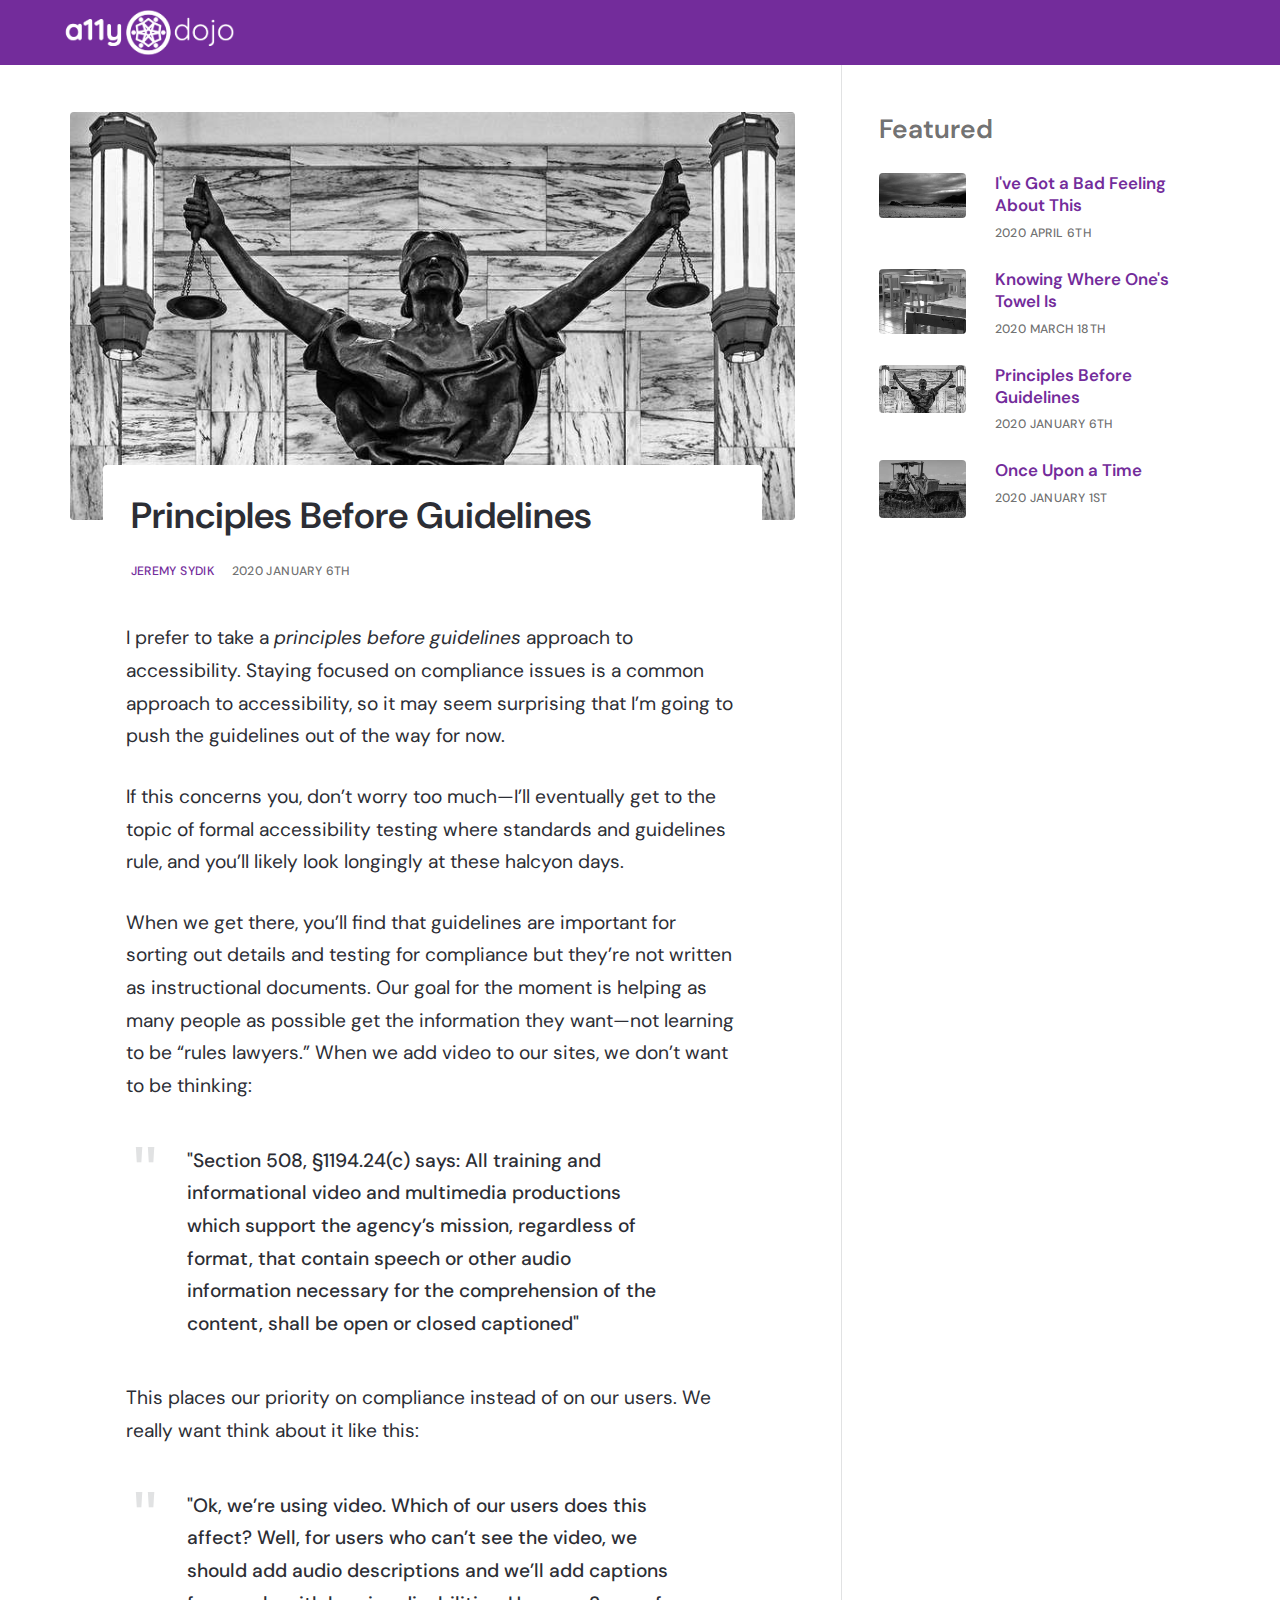
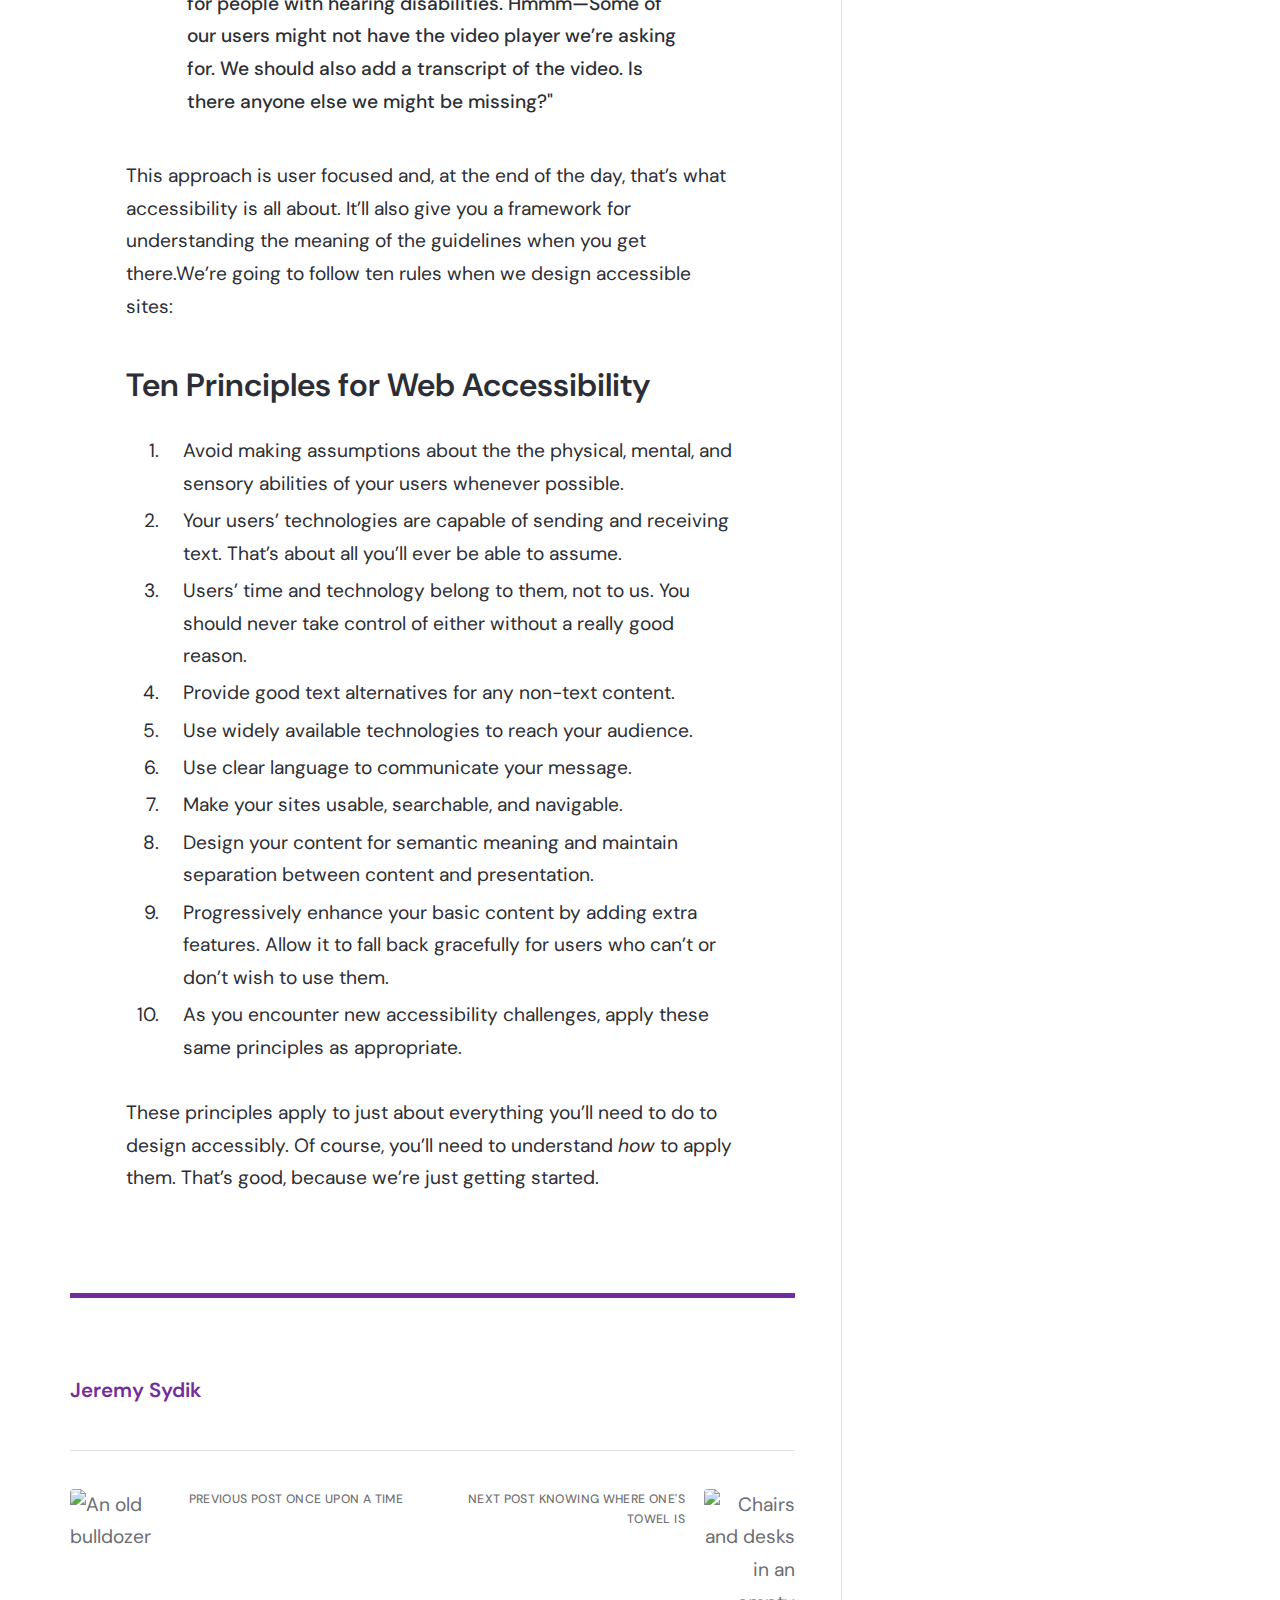
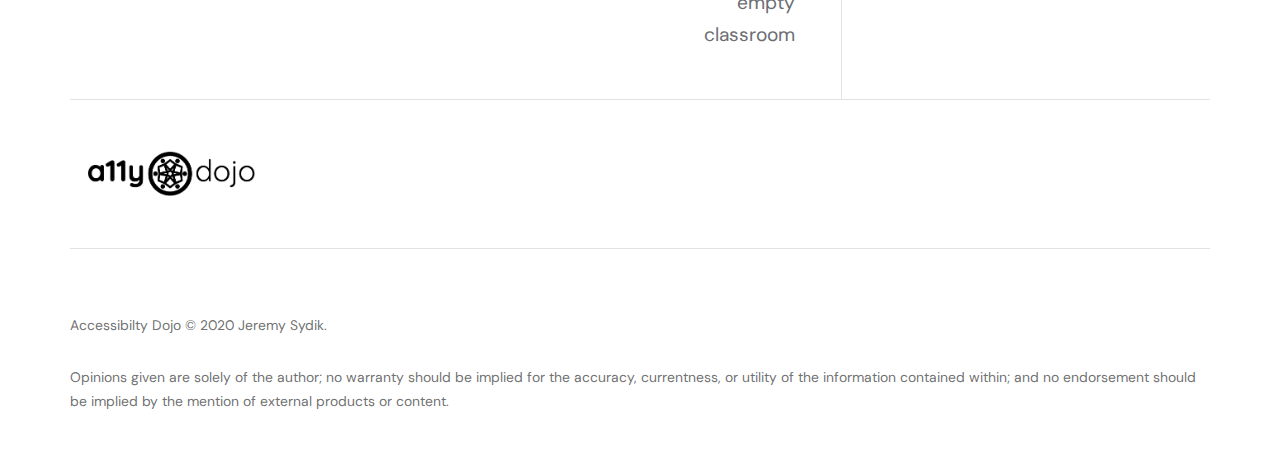
<file: principles-before-guidelines.html>
<!DOCTYPE html><html lang="en"><head><meta charset="utf-8"><meta http-equiv="X-UA-Compatible" content="IE=edge"><meta name="viewport" content="width=device-width,initial-scale=1"><title>Principles Before Guidelines - A11y Dojo</title><meta name="description" content="I prefer to take a principles before guidelines approach to accessibility. Staying focused on compliance issues is a common approach to accessibility, so it may seem surprising that I’m going to push the guidelines out of the way for now."><meta name="robots" content="index, follow"><meta name="generator" content="Publii Open-Source CMS for Static Site"><link rel="canonical" href="https://jsydik.github.io/accessibility-dojo/principles-before-guidelines.html"><link rel="alternate" type="application/atom+xml" href="https://jsydik.github.io/accessibility-dojo/feed.xml"><link rel="alternate" type="application/json" href="https://jsydik.github.io/accessibility-dojo/feed.json"><meta property="og:title" content="Principles Before Guidelines"><meta property="og:image" content="https://jsydik.github.io/accessibility-dojo/media/posts/3/JusticeNYC.jpg"><meta property="og:site_name" content="A11y Dojo"><meta property="og:description" content="I prefer to take a principles before guidelines approach to accessibility. Staying focused on compliance issues is a common approach to accessibility, so it may seem surprising that I’m going to push the guidelines out of the way for now."><meta property="og:url" content="https://jsydik.github.io/accessibility-dojo/principles-before-guidelines.html"><meta property="og:type" content="article"><link rel="preconnect" href="https://fonts.gstatic.com/" crossorigin><link href="https://fonts.googleapis.com/css?family=DM+Sans:400,700&mp;subset=latin-ext&amp;display=swap" rel="stylesheet"><style>:root {
                --body-font: 'DM Sans', sans-serif;
                --heading-font: var(--body-font);
                --post-entry-font: ar(--body-font);
                --logo-font: var(--body-font);
                --menu-font: var(--body-font)
            }</style><link rel="stylesheet" href="https://jsydik.github.io/accessibility-dojo/assets/css/style.css?v=9290be6a22408ba04468928f0e17b5f7"><script type="application/ld+json">{"@context":"http://schema.org","@type":"Article","mainEntityOfPage":{"@type":"WebPage","@id":"https://jsydik.github.io/accessibility-dojo/principles-before-guidelines.html"},"headline":"Principles Before Guidelines","datePublished":"2020-01-06T08:09","dateModified":"2020-03-18T04:40","image":{"@type":"ImageObject","url":"https://jsydik.github.io/accessibility-dojo/media/posts/3/JusticeNYC.jpg","height":521,"width":924},"description":"<p>I prefer to take a <em>principles before guidelines</em> approach to accessibility. Staying focused on compliance issues is a common approach to accessibility, so it may seem surprising that I’m going to push the guidelines out of the way for now.</p>\n","author":{"@type":"Person","name":"Jeremy Sydik"},"publisher":{"@type":"Organization","name":"Jeremy Sydik","logo":{"@type":"ImageObject","url":"https://jsydik.github.io/accessibility-dojo/media/website/BannerWB.png","height":265,"width":969}}}</script><script src="https://jsydik.github.io/accessibility-dojo/assets/js/ls.object-fit.min.js?v=cdedd9262bb7b299d0ebe1deaea5b924"></script><script async src="https://jsydik.github.io/accessibility-dojo/assets/js/lazysizes.min.js?v=d8513e7860f747ccf55c52308943beab"></script></head><body><header class="topbar" id="js-header"><div class="topbar__inner"><a class="logo" href="https://jsydik.github.io/accessibility-dojo/"><img src="https://jsydik.github.io/accessibility-dojo/media/website/BannerWB.png" alt="A11y Dojo"></a></div></header><div class="content"><main class="main"><article class="post"><figure class="post__featured-image" style="padding-bottom: calc(521/924 * 100%)"><img class="lazyload" data-src="https://jsydik.github.io/accessibility-dojo/media/posts/3/JusticeNYC.jpg" data-srcset="https://jsydik.github.io/accessibility-dojo/media/posts/3/responsive/JusticeNYC-xs.jpg 300w ,https://jsydik.github.io/accessibility-dojo/media/posts/3/responsive/JusticeNYC-sm.jpg 480w ,https://jsydik.github.io/accessibility-dojo/media/posts/3/responsive/JusticeNYC-md.jpg 768w ,https://jsydik.github.io/accessibility-dojo/media/posts/3/responsive/JusticeNYC-lg.jpg 1024w ,https://jsydik.github.io/accessibility-dojo/media/posts/3/responsive/JusticeNYC-xl.jpg 1360w ,https://jsydik.github.io/accessibility-dojo/media/posts/3/responsive/JusticeNYC-2xl.jpg 1600w" data-aspectratio="1.7735124760076775" data-sizes="auto" alt="Sculpture of Jusice from the New York City Court" height="521" width="924"></figure><header class="u-header post__header"><h1>Principles Before Guidelines</h1><div class="u-header__meta u-small"><div><a href="https://jsydik.github.io/accessibility-dojo/authors/jeremy-sydik/" title="Jeremy Sydik">Jeremy Sydik</a> <time datetime="2020-01-06T08:09">2020 January 6th</time></div></div></header><div class="post__entry u-inner"><p>I prefer to take a <em>principles before guidelines</em> approach to accessibility. Staying focused on compliance issues is a common approach to accessibility, so it may seem surprising that I’m going to push the guidelines out of the way for now.</p><p>If this concerns you, don’t worry too much—I’ll eventually get to the topic of formal accessibility testing where standards and guidelines rule, and you’ll likely look longingly at these halcyon days.</p><p>When we get there, you’ll find that guidelines are important for sorting out details and testing for compliance but they’re not written as instructional documents. Our goal for the moment is helping as many people as possible get the information they want—not learning to be “rules lawyers.” When we add video to our sites, we don’t want to be thinking:</p><blockquote><p>"Section 508, §1194.24(c) says: All training and informational video and multimedia productions which support the agency’s mission, regardless of format, that contain speech or other audio information necessary for the comprehension of the content, shall be open or closed captioned"</p></blockquote><p>This places our priority on compliance instead of on our users. We really want think about it like this:</p><blockquote><p>"Ok, we’re using video. Which of our users does this affect? Well, for users who can’t see the video, we should add audio descriptions and we’ll add captions for people with hearing disabilities. Hmmm—Some of our users might not have the video player we’re asking for. We should also add a transcript of the video. Is there anyone else we might be missing?"</p></blockquote><p>This approach is user focused and, at the end of the day, that’s what accessibility is all about. It’ll also give you a framework for understanding the meaning of the guidelines when you get there.We’re going to follow ten rules when we design accessible sites:</p><h2>Ten Principles for Web Accessibility</h2><ol><li>Avoid making assumptions about the the physical, mental, and sensory abilities of your users whenever possible.</li><li>Your users’ technologies are capable of sending and receiving text. That’s about all you’ll ever be able to assume.</li><li>Users’ time and technology belong to them, not to us. You should never take control of either without a really good reason.</li><li>Provide good text alternatives for any non-text content.</li><li>Use widely available technologies to reach your audience.</li><li>Use clear language to communicate your message.</li><li>Make your sites usable, searchable, and navigable.</li><li>Design your content for semantic meaning and maintain separation between content and presentation.</li><li>Progressively enhance your basic content by adding extra features. Allow it to fall back gracefully for users who can’t or don’t wish to use them.</li><li>As you encounter new accessibility challenges, apply these same principles as appropriate.</li></ol><p>These principles apply to just about everything you’ll need to do to design accessibly. Of course, you’ll need to understand <em>how</em> to apply them. That’s good, because we’re just getting started.</p></div><div class="post__aside"><div class="post__share"></div></div><div class="post__footer"><div class="post__bio box"><div><h2 class="h6"><a href="https://jsydik.github.io/accessibility-dojo/authors/jeremy-sydik/" title="Jeremy Sydik">Jeremy Sydik</a></h2></div></div><div class="post__nav box"><div class="post__nav__prev"><a href="https://jsydik.github.io/accessibility-dojo/once_upon_a_time.html" class="post__nav__link" rel="prev"><img class="lazyload" data-src="https://jsydik.github.io/accessibility-dojo/media/posts/2/responsive/Bulldozer-Vetsikas-BW-xs.jpg" data-srcset="https://jsydik.github.io/accessibility-dojo/media/posts/2/responsive/Bulldozer-Vetsikas-BW-xs.jpg" data-expand="300" alt="An old bulldozer"><div class="u-small">Previous Post Once Upon a Time</div></a></div><div class="post__nav__next"><a href="https://jsydik.github.io/accessibility-dojo/knowing_where_ones_towel_is.html" class="post__nav__link" rel="next"><div class="u-small">Next Post Knowing Where One&#x27;s Towel Is</div><img class="lazyload" data-src="https://jsydik.github.io/accessibility-dojo/media/posts/4/responsive/EmptyClassroom-xs.jpg" data-srcset="https://jsydik.github.io/accessibility-dojo/media/posts/4/responsive/EmptyClassroom-xs.jpg" data-expand="300" alt="Chairs and desks in an empty classroom"></a></div></div></div></article></main><aside class="sidebar"><section class="box featured"><h3 class="box__title">Featured</h3><ul class="featured__container"><li class="featured__item"><a href="https://jsydik.github.io/accessibility-dojo/ive-got-a-bad-feeling-about-this.html" class="featured__image-link"><img class="lazyload" src="https://jsydik.github.io/accessibility-dojo/media/posts/5/responsive/StormRollingInBW-xs.jpg" data-srcset="https://jsydik.github.io/accessibility-dojo/media/posts/5/responsive/StormRollingInBW-xs.jpg" alt="Storm clouds rolling in across a barren grassland"></a><div><a href="https://jsydik.github.io/accessibility-dojo/ive-got-a-bad-feeling-about-this.html" class="featured__title">I&#x27;ve Got a Bad Feeling About This</a> <time class="u-small" datetime="2020-04-06T13:00">2020 April 6th</time></div></li><li class="featured__item"><a href="https://jsydik.github.io/accessibility-dojo/knowing_where_ones_towel_is.html" class="featured__image-link"><img class="lazyload" src="https://jsydik.github.io/accessibility-dojo/media/posts/4/responsive/EmptyClassroom-xs.jpg" data-srcset="https://jsydik.github.io/accessibility-dojo/media/posts/4/responsive/EmptyClassroom-xs.jpg" alt="Chairs and desks in an empty classroom"></a><div><a href="https://jsydik.github.io/accessibility-dojo/knowing_where_ones_towel_is.html" class="featured__title">Knowing Where One&#x27;s Towel Is</a> <time class="u-small" datetime="2020-03-18T04:04">2020 March 18th</time></div></li><li class="featured__item"><a href="https://jsydik.github.io/accessibility-dojo/principles-before-guidelines.html" class="featured__image-link"><img class="lazyload" src="https://jsydik.github.io/accessibility-dojo/media/posts/3/responsive/JusticeNYC-xs.jpg" data-srcset="https://jsydik.github.io/accessibility-dojo/media/posts/3/responsive/JusticeNYC-xs.jpg" alt="Sculpture of Jusice from the New York City Court"></a><div><a href="https://jsydik.github.io/accessibility-dojo/principles-before-guidelines.html" class="featured__title">Principles Before Guidelines</a> <time class="u-small" datetime="2020-01-06T08:09">2020 January 6th</time></div></li><li class="featured__item"><a href="https://jsydik.github.io/accessibility-dojo/once_upon_a_time.html" class="featured__image-link"><img class="lazyload" src="https://jsydik.github.io/accessibility-dojo/media/posts/2/responsive/Bulldozer-Vetsikas-BW-xs.jpg" data-srcset="https://jsydik.github.io/accessibility-dojo/media/posts/2/responsive/Bulldozer-Vetsikas-BW-xs.jpg" alt="An old bulldozer"></a><div><a href="https://jsydik.github.io/accessibility-dojo/once_upon_a_time.html" class="featured__title">Once Upon a Time</a> <time class="u-small" datetime="2020-01-01T00:00">2020 January 1st</time></div></li></ul></section></aside><footer class="footer"><a class="footer__logo" href="https://jsydik.github.io/accessibility-dojo/"><img src="https://jsydik.github.io/accessibility-dojo/media/website/BannerBW.png" alt="A11y Dojo"></a><nav><ul class="footer__nav"></ul></nav><div class="footer__copyright"><p class="align-left">Accessibilty Dojo © 2020 Jeremy Sydik. </p><p class="align-left">Opinions given are solely of the author; no warranty should be implied for the accuracy, currentness, or utility of the information contained within; and no endorsement should be implied by the mention of external products or content.</p></div></footer></div><script>window.publiiThemeMenuConfig = {
        mobileMenuMode: 'sidebar',
        animationSpeed: 300,
        submenuWidth: 'auto',
        doubleClickTime: 500,
        mobileMenuExpandableSubmenus: true,
        relatedContainerForOverlayMenuSelector: '.navbar',
   };</script><script defer="defer" src="https://jsydik.github.io/accessibility-dojo/assets/js/scripts.min.js?v=225cfb4a7e546edee710c4f1208e81e2"></script></body></html>
</file>
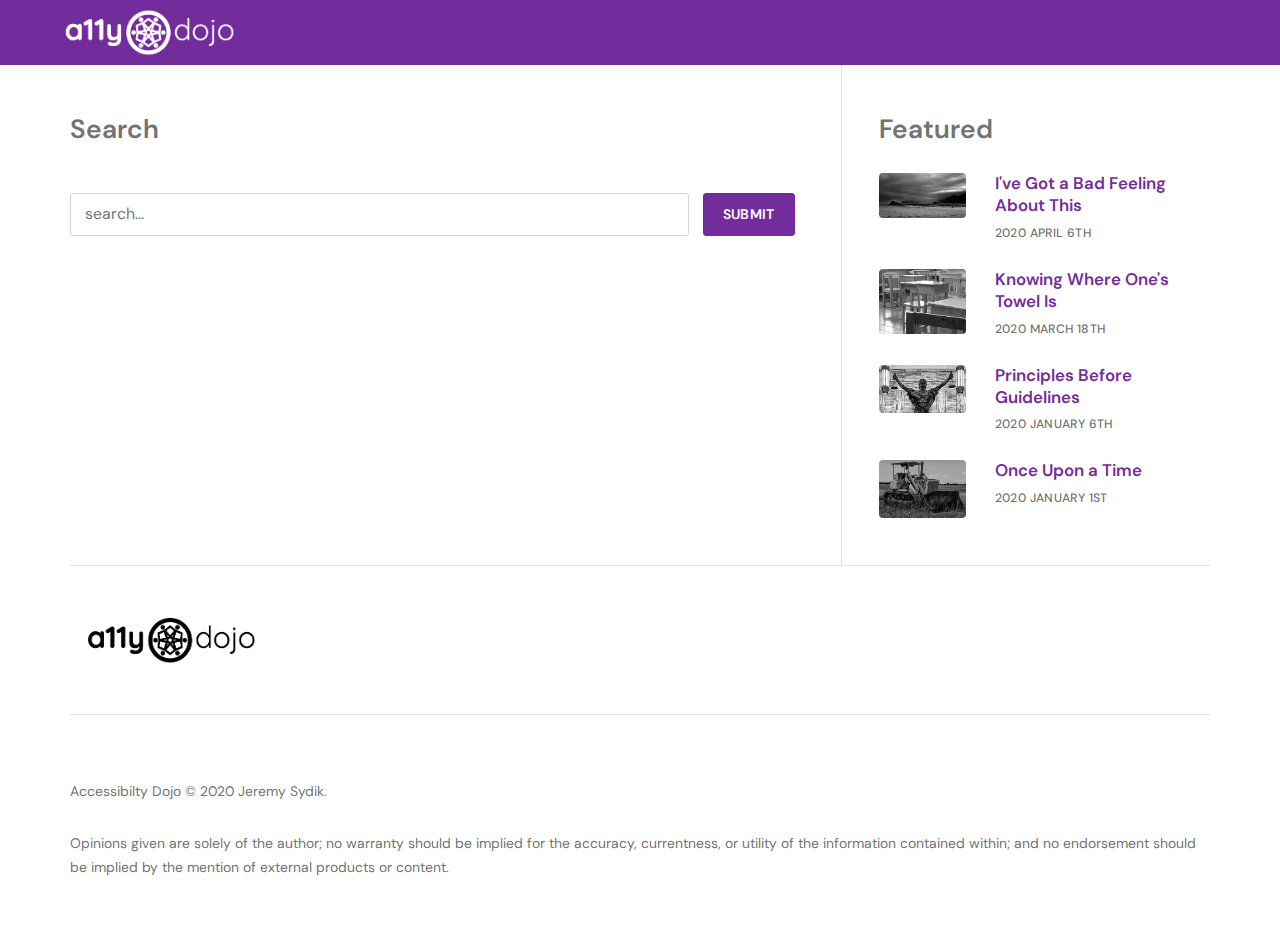
<file: search.html>
<!DOCTYPE html><html lang="en"><head><meta charset="utf-8"><meta http-equiv="X-UA-Compatible" content="IE=edge"><meta name="viewport" content="width=device-width,initial-scale=1"><title>Search - A11y Dojo</title><meta name="robots" content="noindex, follow"><meta name="generator" content="Publii Open-Source CMS for Static Site"><link rel="alternate" type="application/atom+xml" href="https://jsydik.github.io/accessibility-dojo/feed.xml"><link rel="alternate" type="application/json" href="https://jsydik.github.io/accessibility-dojo/feed.json"><meta property="og:title" content="A11y Dojo"><meta property="og:image" content="https://jsydik.github.io/accessibility-dojo/media/website/BannerWB.png"><meta property="og:site_name" content="A11y Dojo"><meta property="og:description" content=""><meta property="og:url" content="https://jsydik.github.io/accessibility-dojo/"><meta property="og:type" content="website"><link rel="preconnect" href="https://fonts.gstatic.com/" crossorigin><link href="https://fonts.googleapis.com/css?family=DM+Sans:400,700&mp;subset=latin-ext&amp;display=swap" rel="stylesheet"><style>:root {
                --body-font: 'DM Sans', sans-serif;
                --heading-font: var(--body-font);
                --post-entry-font: ar(--body-font);
                --logo-font: var(--body-font);
                --menu-font: var(--body-font)
            }</style><link rel="stylesheet" href="https://jsydik.github.io/accessibility-dojo/assets/css/style.css?v=9290be6a22408ba04468928f0e17b5f7"><script type="application/ld+json">{"@context":"http://schema.org","@type":"Organization","name":"A11y Dojo","logo":"https://jsydik.github.io/accessibility-dojo/media/website/BannerWB.png","url":"https://jsydik.github.io/accessibility-dojo/"}</script><script src="https://jsydik.github.io/accessibility-dojo/assets/js/ls.object-fit.min.js?v=cdedd9262bb7b299d0ebe1deaea5b924"></script><script async src="https://jsydik.github.io/accessibility-dojo/assets/js/lazysizes.min.js?v=d8513e7860f747ccf55c52308943beab"></script></head><body><header class="topbar" id="js-header"><div class="topbar__inner"><a class="logo" href="https://jsydik.github.io/accessibility-dojo/"><img src="https://jsydik.github.io/accessibility-dojo/media/website/BannerWB.png" alt="A11y Dojo"></a></div></header><div class="content"><main class="main"><div class="page search"><h1 class="page__title box__title">Search</h1></div><form action="https://jsydik.github.io/accessibility-dojo/search.html" class="search__form"><input type="search" name="q" placeholder="search..." class="search__input"> <button type="submit">Submit</button></form><script>(function () {
                var cx = '';
                var gcse = document.createElement('script');
                gcse.type = 'text/javascript';
                gcse.async = true;
                gcse.src = 'https://cse.google.com/cse.js?cx=' + cx;
                var s = document.getElementsByTagName('script')[0];
                s
                    .parentNode
                    .insertBefore(gcse, s);
            })();</script><gcse:searchresults-only></gcse:searchresults-only></main><aside class="sidebar"><section class="box featured"><h3 class="box__title">Featured</h3><ul class="featured__container"><li class="featured__item"><a href="https://jsydik.github.io/accessibility-dojo/ive-got-a-bad-feeling-about-this.html" class="featured__image-link"><img class="lazyload" src="https://jsydik.github.io/accessibility-dojo/media/posts/5/responsive/StormRollingInBW-xs.jpg" data-srcset="https://jsydik.github.io/accessibility-dojo/media/posts/5/responsive/StormRollingInBW-xs.jpg" alt="Storm clouds rolling in across a barren grassland"></a><div><a href="https://jsydik.github.io/accessibility-dojo/ive-got-a-bad-feeling-about-this.html" class="featured__title">I&#x27;ve Got a Bad Feeling About This</a> <time class="u-small" datetime="2020-04-06T13:00">2020 April 6th</time></div></li><li class="featured__item"><a href="https://jsydik.github.io/accessibility-dojo/knowing_where_ones_towel_is.html" class="featured__image-link"><img class="lazyload" src="https://jsydik.github.io/accessibility-dojo/media/posts/4/responsive/EmptyClassroom-xs.jpg" data-srcset="https://jsydik.github.io/accessibility-dojo/media/posts/4/responsive/EmptyClassroom-xs.jpg" alt="Chairs and desks in an empty classroom"></a><div><a href="https://jsydik.github.io/accessibility-dojo/knowing_where_ones_towel_is.html" class="featured__title">Knowing Where One&#x27;s Towel Is</a> <time class="u-small" datetime="2020-03-18T04:04">2020 March 18th</time></div></li><li class="featured__item"><a href="https://jsydik.github.io/accessibility-dojo/principles-before-guidelines.html" class="featured__image-link"><img class="lazyload" src="https://jsydik.github.io/accessibility-dojo/media/posts/3/responsive/JusticeNYC-xs.jpg" data-srcset="https://jsydik.github.io/accessibility-dojo/media/posts/3/responsive/JusticeNYC-xs.jpg" alt="Sculpture of Jusice from the New York City Court"></a><div><a href="https://jsydik.github.io/accessibility-dojo/principles-before-guidelines.html" class="featured__title">Principles Before Guidelines</a> <time class="u-small" datetime="2020-01-06T08:09">2020 January 6th</time></div></li><li class="featured__item"><a href="https://jsydik.github.io/accessibility-dojo/once_upon_a_time.html" class="featured__image-link"><img class="lazyload" src="https://jsydik.github.io/accessibility-dojo/media/posts/2/responsive/Bulldozer-Vetsikas-BW-xs.jpg" data-srcset="https://jsydik.github.io/accessibility-dojo/media/posts/2/responsive/Bulldozer-Vetsikas-BW-xs.jpg" alt="An old bulldozer"></a><div><a href="https://jsydik.github.io/accessibility-dojo/once_upon_a_time.html" class="featured__title">Once Upon a Time</a> <time class="u-small" datetime="2020-01-01T00:00">2020 January 1st</time></div></li></ul></section></aside><footer class="footer"><a class="footer__logo" href="https://jsydik.github.io/accessibility-dojo/"><img src="https://jsydik.github.io/accessibility-dojo/media/website/BannerBW.png" alt="A11y Dojo"></a><nav><ul class="footer__nav"></ul></nav><div class="footer__copyright"><p class="align-left">Accessibilty Dojo © 2020 Jeremy Sydik. </p><p class="align-left">Opinions given are solely of the author; no warranty should be implied for the accuracy, currentness, or utility of the information contained within; and no endorsement should be implied by the mention of external products or content.</p></div></footer></div><script>window.publiiThemeMenuConfig = {
            mobileMenuMode: 'sidebar',
            animationSpeed: 300,
            submenuWidth: 'auto',
            doubleClickTime: 500,
            mobileMenuExpandableSubmenus: true,
            relatedContainerForOverlayMenuSelector: '.navbar',
       };</script><script defer="defer" src="https://jsydik.github.io/accessibility-dojo/assets/js/scripts.min.js?v=225cfb4a7e546edee710c4f1208e81e2"></script></body></html>
</file>
